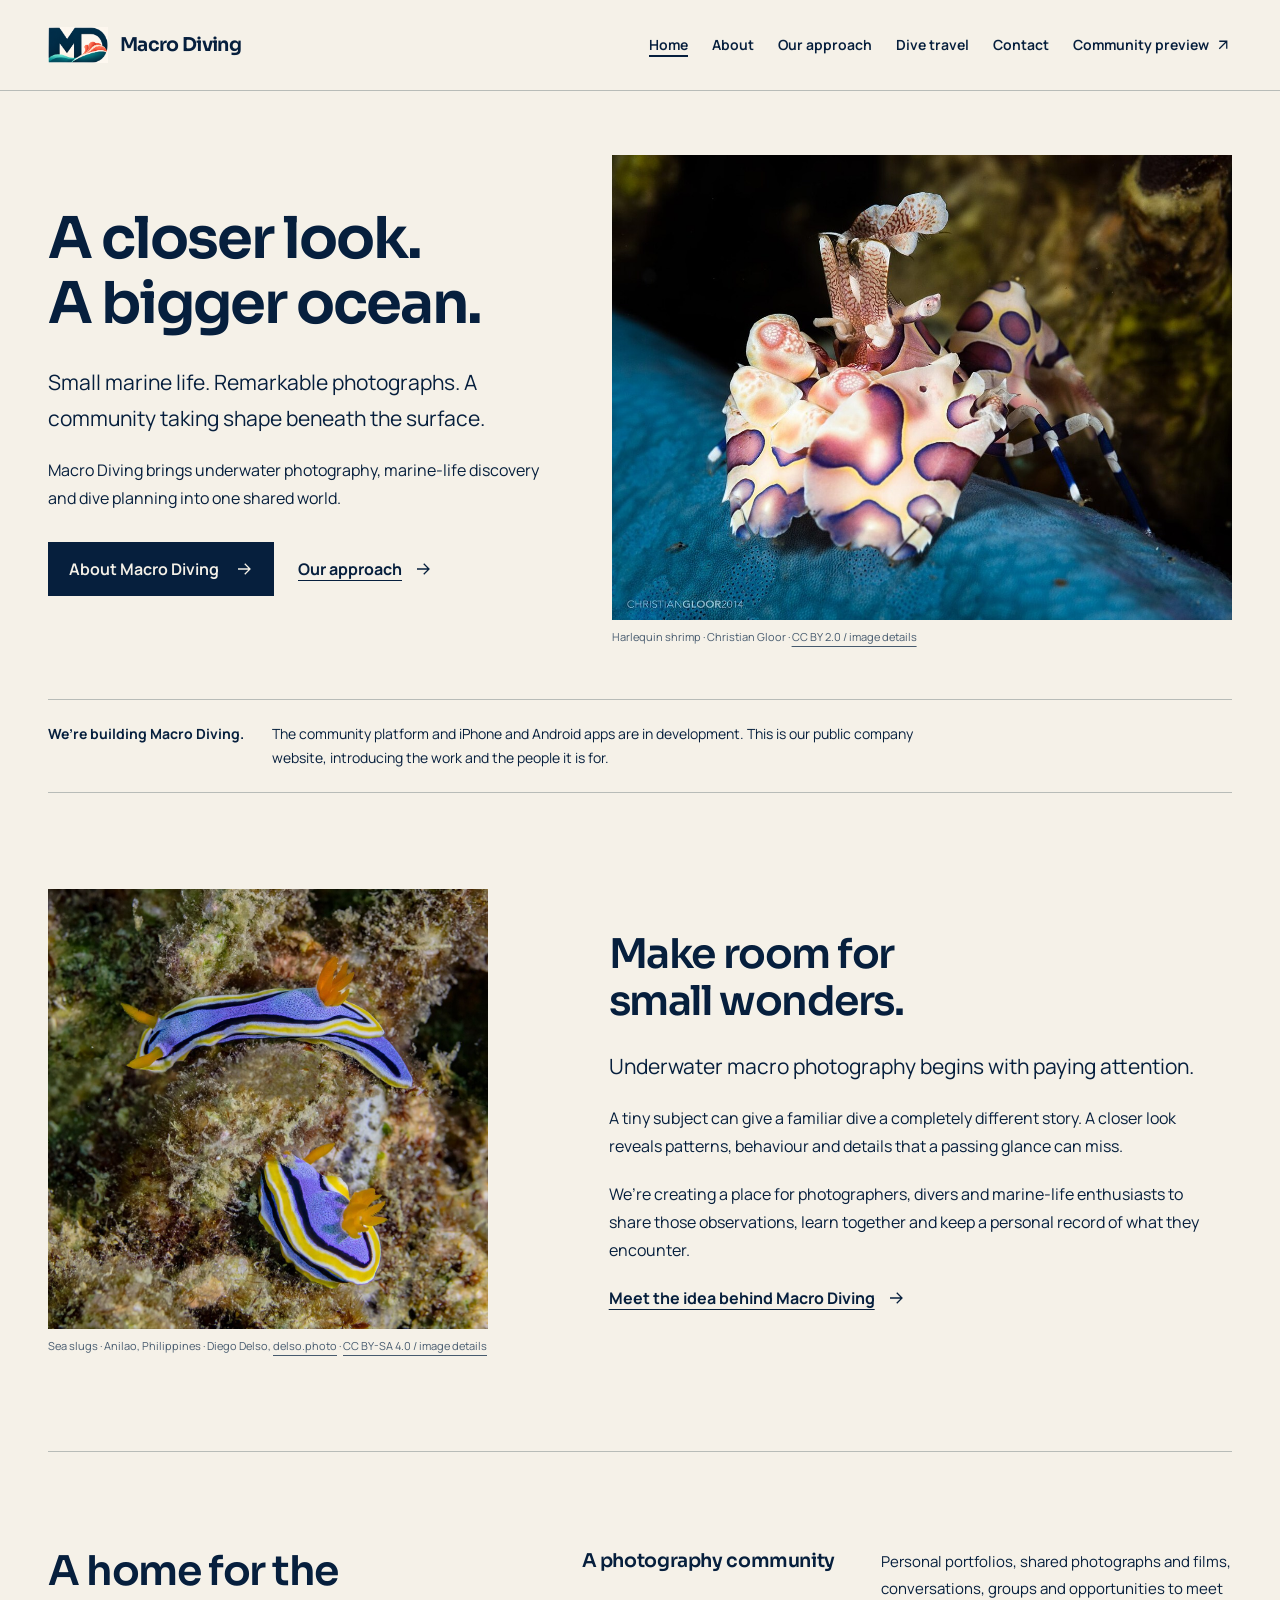
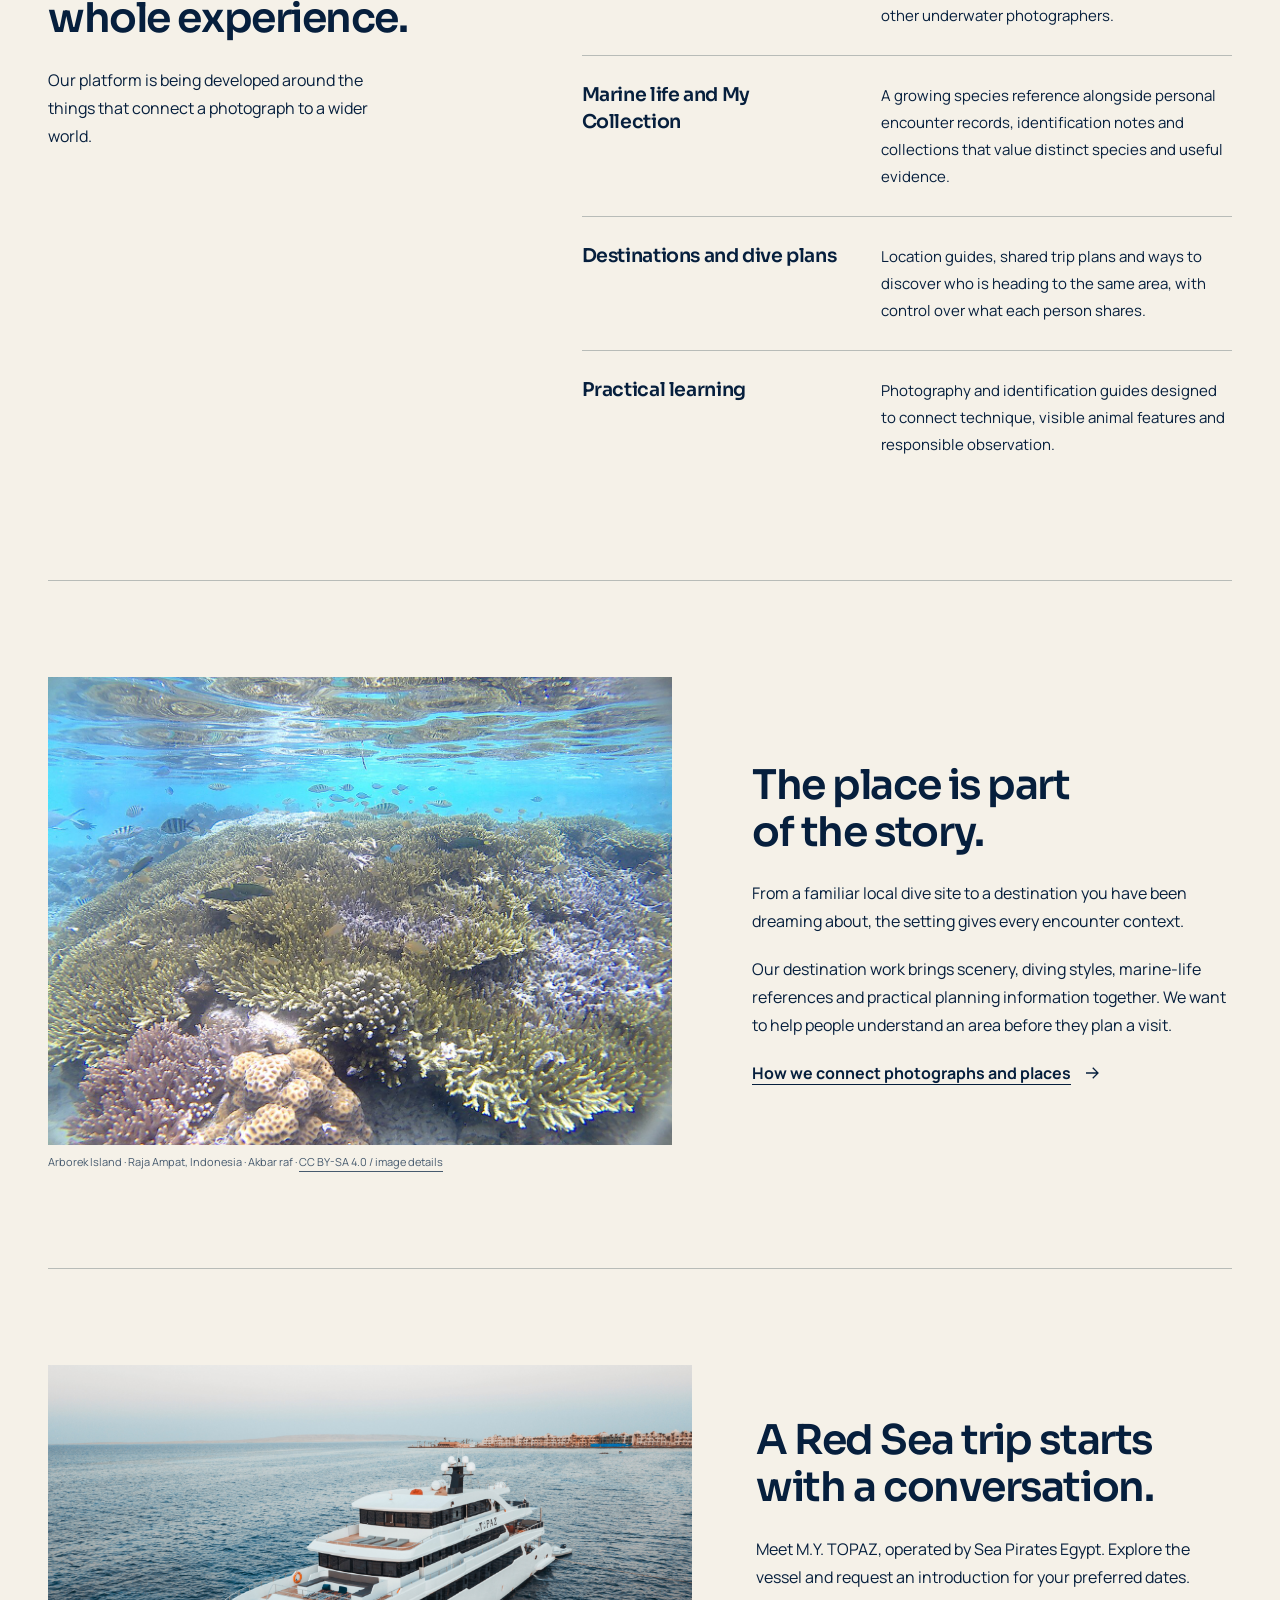
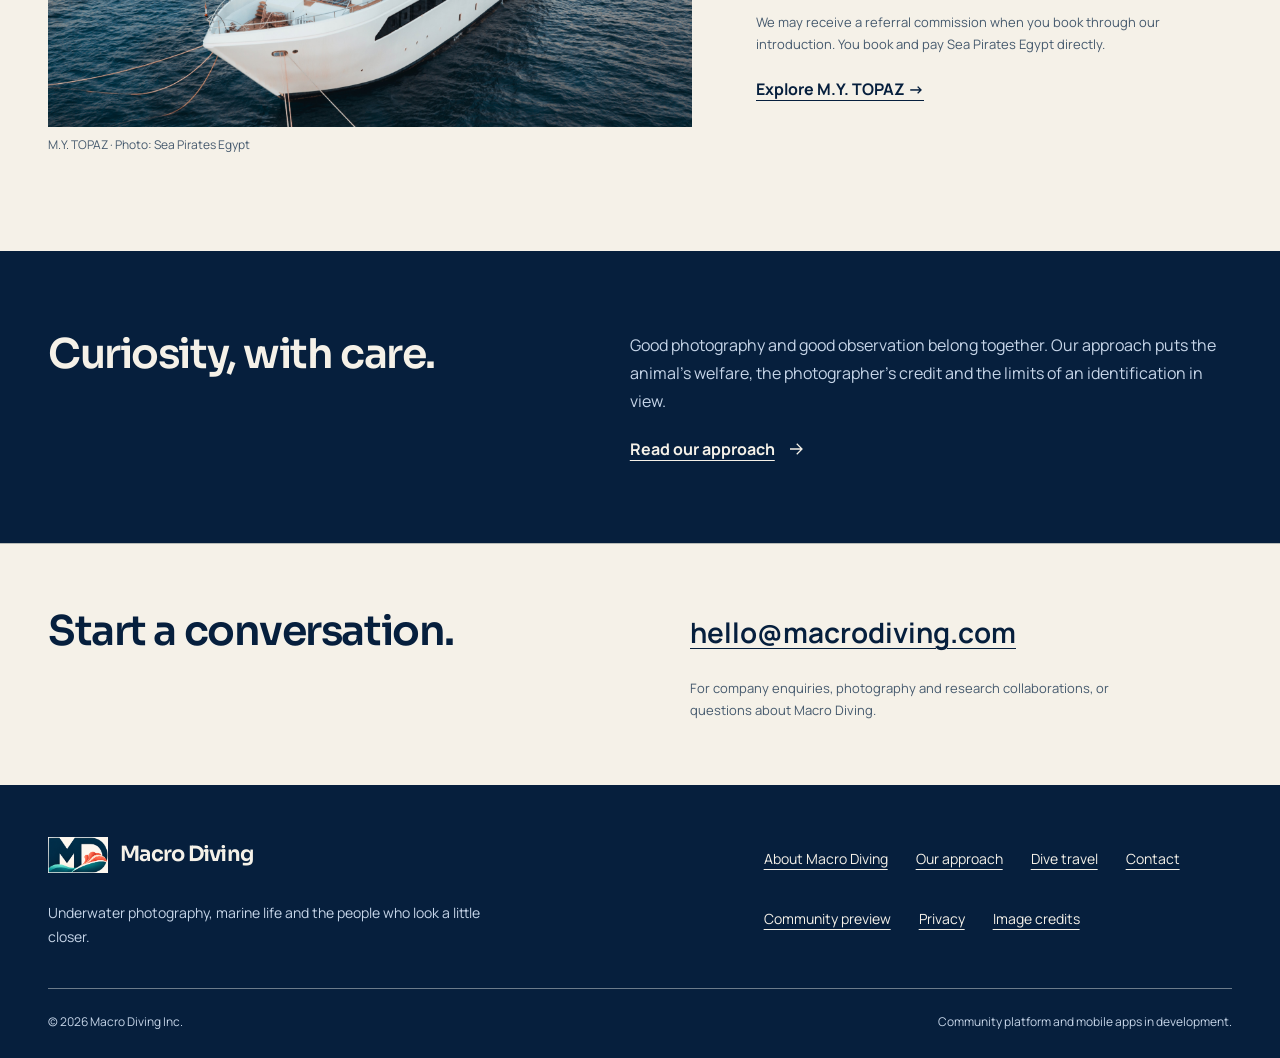
<file: index.html>
<!doctype html><html lang="en"><head><meta charset="utf-8"><meta name="viewport" content="width=device-width,initial-scale=1"><title>Macro Diving — A closer look. A bigger ocean.</title><meta name="description" content="Macro Diving Inc. is developing an underwater photography and marine-life community. Learn about our purpose, approach and platform."><meta name="theme-color" content="#061f3d"><meta name="referrer" content="strict-origin-when-cross-origin"><meta http-equiv="Content-Security-Policy" content="default-src 'none'; script-src 'self'; style-src 'self'; img-src 'self'; font-src 'self'; base-uri 'none'; form-action 'none'"><link rel="canonical" href="https://macrodiving.com/"><link rel="icon" type="image/png" href="assets/macro-diving-oc392.png"><link rel="preload" href="assets/heading.woff2" as="font" type="font/woff2" crossorigin><link rel="preload" href="assets/body.woff2" as="font" type="font/woff2" crossorigin><link rel="stylesheet" href="styles.css?v=topaz-portfolio-20261120"></head><body><a class="skip" href="#main">Skip to content</a><header class="site-header"><div class="wrap head-inner"><a class="brand" href="index.html" aria-label="Macro Diving home"><span class="emblem"><img src="assets/macro-diving-oc392.png" alt="" width="395" height="234"></span><span>Macro Diving</span></a><nav class="desktop-nav" aria-label="Main"><a href="index.html" aria-current="page">Home</a><a href="about.html">About</a><a href="approach.html">Our approach</a><a href="dive-travel.html">Dive travel</a><a href="contact.html">Contact</a><a class="community-preview" href="https://macro-diving-community-preview-k7m4.tweedyfolio.chatgpt.site/">Community preview <svg aria-hidden="true" viewBox="0 0 24 24"><path d="M7 17 17 7M7 7h10v10"/></svg></a></nav><details class="mobile-menu"><summary>Menu<svg aria-hidden="true" viewBox="0 0 24 24"><path d="M4 7h16M4 12h16M4 17h16"/></svg></summary><nav aria-label="Mobile main"><a href="index.html" aria-current="page">Home</a><a href="about.html">About</a><a href="approach.html">Our approach</a><a href="dive-travel.html">Dive travel</a><a href="contact.html">Contact</a><a class="community-preview" href="https://macro-diving-community-preview-k7m4.tweedyfolio.chatgpt.site/">Community preview <svg aria-hidden="true" viewBox="0 0 24 24"><path d="M7 17 17 7M7 7h10v10"/></svg></a></nav></details></div></header><main id="main" tabindex="-1"><div class="wrap"><section class="hero" aria-labelledby="hero-title"><div class="hero-copy"><h1 id="hero-title"><span>A closer look.</span><span>A bigger ocean.</span></h1><p class="lede">Small marine life. Remarkable photographs. A community taking shape beneath the surface.</p><p>Macro Diving brings underwater photography, marine-life discovery and dive planning into one shared world.</p><div class="actions"><a class="button" href="about.html">About Macro Diving<svg aria-hidden="true" viewBox="0 0 24 24"><path d="M4 12h15M13 5l7 7-7 7"/></svg></a><a class="text-link" href="approach.html">Our approach<svg aria-hidden="true" viewBox="0 0 24 24"><path d="M4 12h15M13 5l7 7-7 7"/></svg></a></div></div><figure><img src="assets/harlequin-shrimp.jpg" alt="A harlequin shrimp with purple and pink markings, photographed close up." width="1200" height="900" loading="eager" fetchpriority="high"><figcaption class="image-credit">Harlequin shrimp · Christian Gloor · <a href="image-credits.html#harlequin">CC BY 2.0 / image details</a></figcaption></figure></section><aside class="status-note" aria-label="Development status"><strong>We’re building Macro Diving.</strong><p>The community platform and iPhone and Android apps are in development. This is our public company website, introducing the work and the people it is for.</p></aside><section class="section intro-split" aria-labelledby="small-wonders"><figure><img src="assets/anna-chromodoris.jpg" alt="Two blue and yellow sea slugs on a natural reef surface in Anilao, Philippines." width="1200" height="1200" loading="lazy"><figcaption class="image-credit">Sea slugs · Anilao, Philippines · Diego Delso, <a href="https://delso.photo/">delso.photo</a> · <a href="image-credits.html#sea-slugs">CC BY-SA 4.0 / image details</a></figcaption></figure><div class="intro-copy"><h2 id="small-wonders">Make room for<br>small wonders.</h2><p class="lede">Underwater macro photography begins with paying attention.</p><p>A tiny subject can give a familiar dive a completely different story. A closer look reveals patterns, behaviour and details that a passing glance can miss.</p><p>We’re creating a place for photographers, divers and marine-life enthusiasts to share those observations, learn together and keep a personal record of what they encounter.</p><a class="text-link" href="about.html">Meet the idea behind Macro Diving<svg aria-hidden="true" viewBox="0 0 24 24"><path d="M4 12h15M13 5l7 7-7 7"/></svg></a></div></section><section class="section platform" id="platform" aria-labelledby="platform-title"><div class="platform-intro"><h2 id="platform-title">A home for the whole experience.</h2><p>Our platform is being developed around the things that connect a photograph to a wider world.</p></div><dl class="platform-list"><div><dt>A photography community</dt><dd>Personal portfolios, shared photographs and films, conversations, groups and opportunities to meet other underwater photographers.</dd></div><div><dt>Marine life and My Collection</dt><dd>A growing species reference alongside personal encounter records, identification notes and collections that value distinct species and useful evidence.</dd></div><div><dt>Destinations and dive plans</dt><dd>Location guides, shared trip plans and ways to discover who is heading to the same area, with control over what each person shares.</dd></div><div><dt>Practical learning</dt><dd>Photography and identification guides designed to connect technique, visible animal features and responsible observation.</dd></div></dl></section><section class="section place-section" aria-labelledby="places-title"><figure><img src="assets/raja-ampat.jpg" alt="Coral and fish under clear surface water at the Arborek Island pier in Raja Ampat." width="1280" height="960" loading="lazy"><figcaption class="image-credit">Arborek Island · Raja Ampat, Indonesia · Akbar raf · <a href="image-credits.html#arborek">CC BY-SA 4.0 / image details</a></figcaption></figure><div class="place-copy"><h2 id="places-title">The place is part<br>of the story.</h2><p>From a familiar local dive site to a destination you have been dreaming about, the setting gives every encounter context.</p><p>Our destination work brings scenery, diving styles, marine-life references and practical planning information together. We want to help people understand an area before they plan a visit.</p><a class="text-link" href="approach.html#places">How we connect photographs and places<svg aria-hidden="true" viewBox="0 0 24 24"><path d="M4 12h15M13 5l7 7-7 7"/></svg></a></div></section><section class="section topaz-teaser" aria-labelledby="topaz-teaser-title"><figure><img src="assets/topaz/topaz-bow.jpg" alt="M.Y. TOPAZ viewed from the bow at anchor, with the vessel name visible." width="3939" height="2212" loading="lazy"><figcaption class="image-credit">M.Y. TOPAZ · Photo: Sea Pirates Egypt</figcaption></figure><div><h2 id="topaz-teaser-title">A Red Sea trip starts with a conversation.</h2><p>Meet M.Y. TOPAZ, operated by Sea Pirates Egypt. Explore the vessel and request an introduction for your preferred dates.</p><p class="small">We may receive a referral commission when you book through our introduction. You book and pay Sea Pirates Egypt directly.</p><a class="text-link" href="my-topaz.html">Explore M.Y. TOPAZ →</a></div></section></div><section class="principles" aria-labelledby="principle-title"><div class="wrap"><h2 id="principle-title">Curiosity, with care.</h2><div><p>Good photography and good observation belong together. Our approach puts the animal’s welfare, the photographer’s credit and the limits of an identification in view.</p><a class="text-link" href="approach.html">Read our approach<svg aria-hidden="true" viewBox="0 0 24 24"><path d="M4 12h15M13 5l7 7-7 7"/></svg></a></div></div></section></main><section class="contact-panel" id="contact" aria-labelledby="contact-title"><div class="wrap contact-inner"><h2 id="contact-title">Start a conversation.</h2><div><p><a class="email-link" href="mailto:hello@macrodiving.com">hello@macrodiving.com</a></p><p class="small">For company enquiries, photography and research collaborations, or questions about Macro Diving.</p></div></div></section><footer class="site-footer"><div class="wrap"><div class="footer-top"><div><a class="brand" href="index.html" aria-label="Macro Diving home"><span class="emblem"><img src="assets/macro-diving-oc392.png" alt="" width="395" height="234"></span><span>Macro Diving</span></a><p>Underwater photography, marine life and the people who look a little closer.</p></div><nav class="footer-links" aria-label="Footer"><a href="about.html">About Macro Diving</a><a href="approach.html">Our approach</a><a href="dive-travel.html">Dive travel</a><a href="contact.html">Contact</a><a href="https://macro-diving-community-preview-k7m4.tweedyfolio.chatgpt.site/">Community preview</a><a href="privacy.html">Privacy</a><a href="image-credits.html">Image credits</a></nav></div><div class="footer-base"><span>© 2026 Macro Diving Inc.</span><span>Community platform and mobile apps in development.</span></div></div></footer><script defer src="site-nav.js"></script><script defer src="learn-guide-route.js"></script></body></html>
</file>
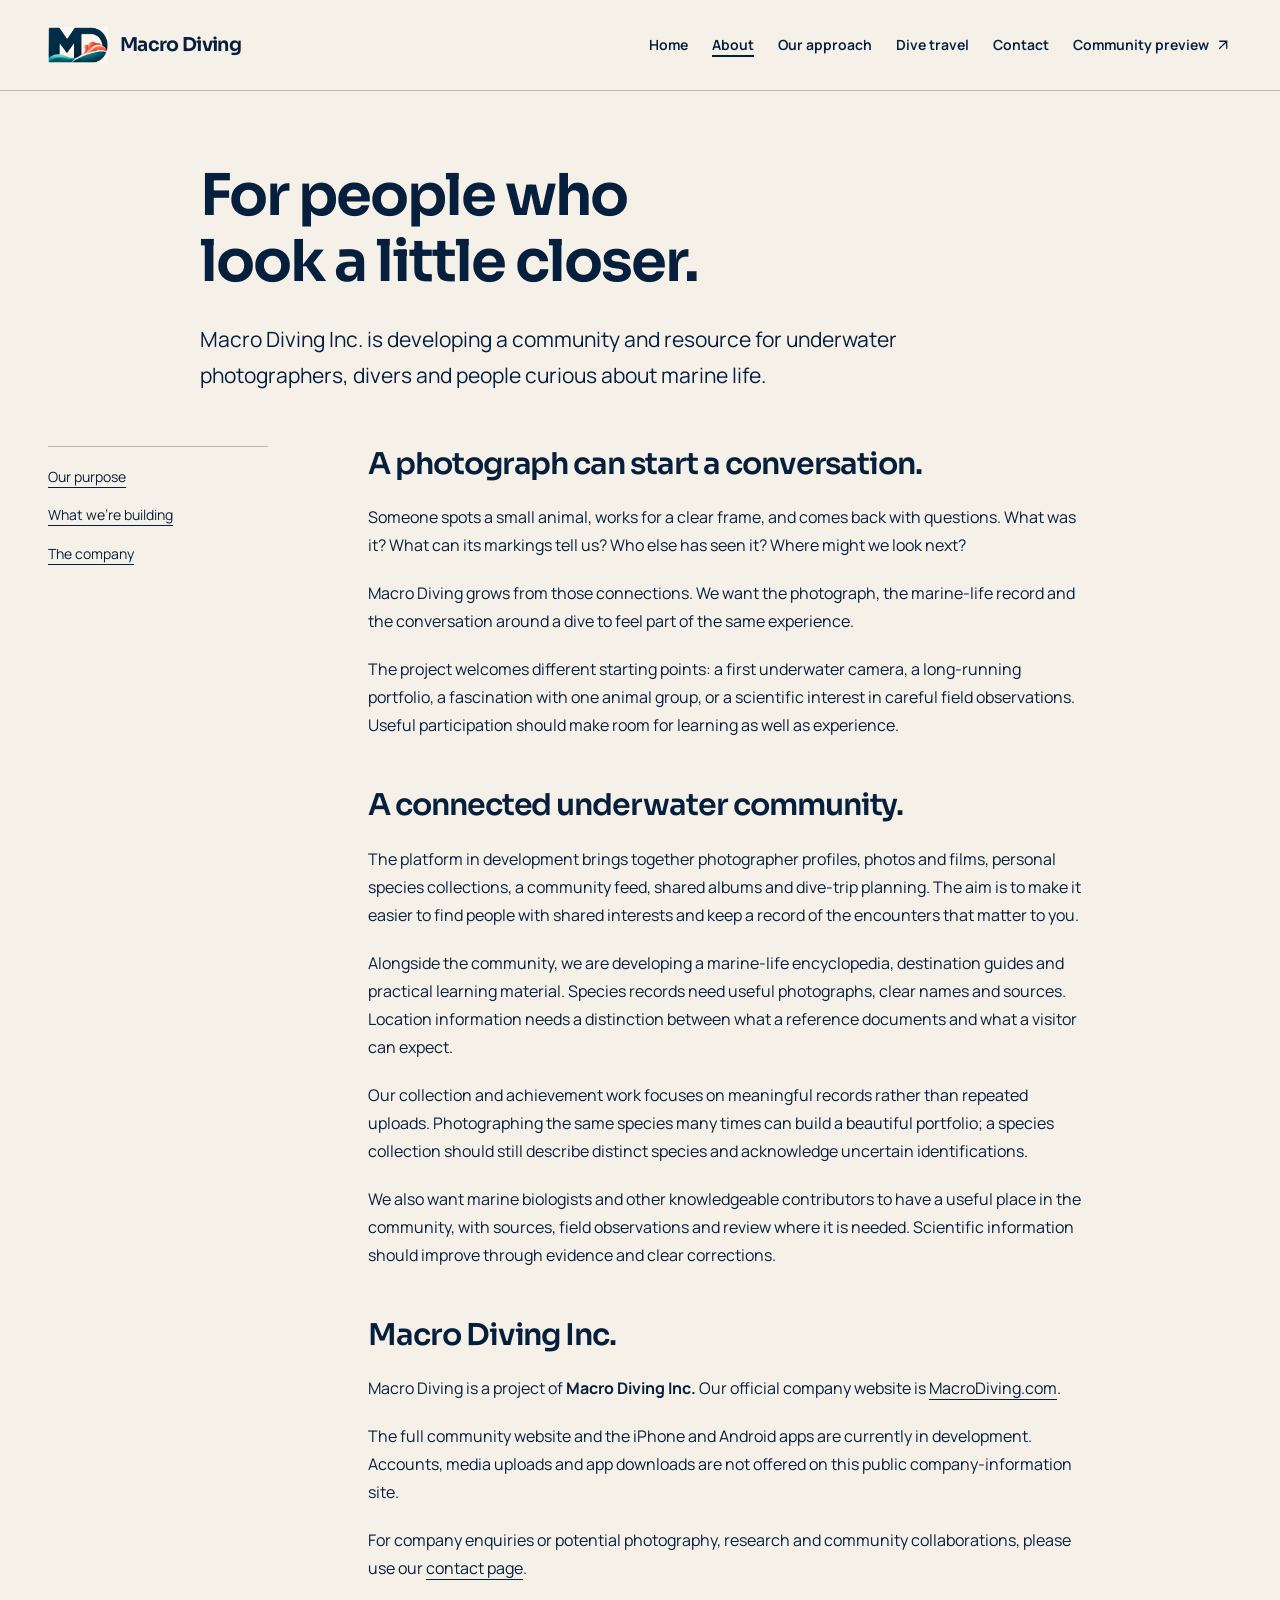
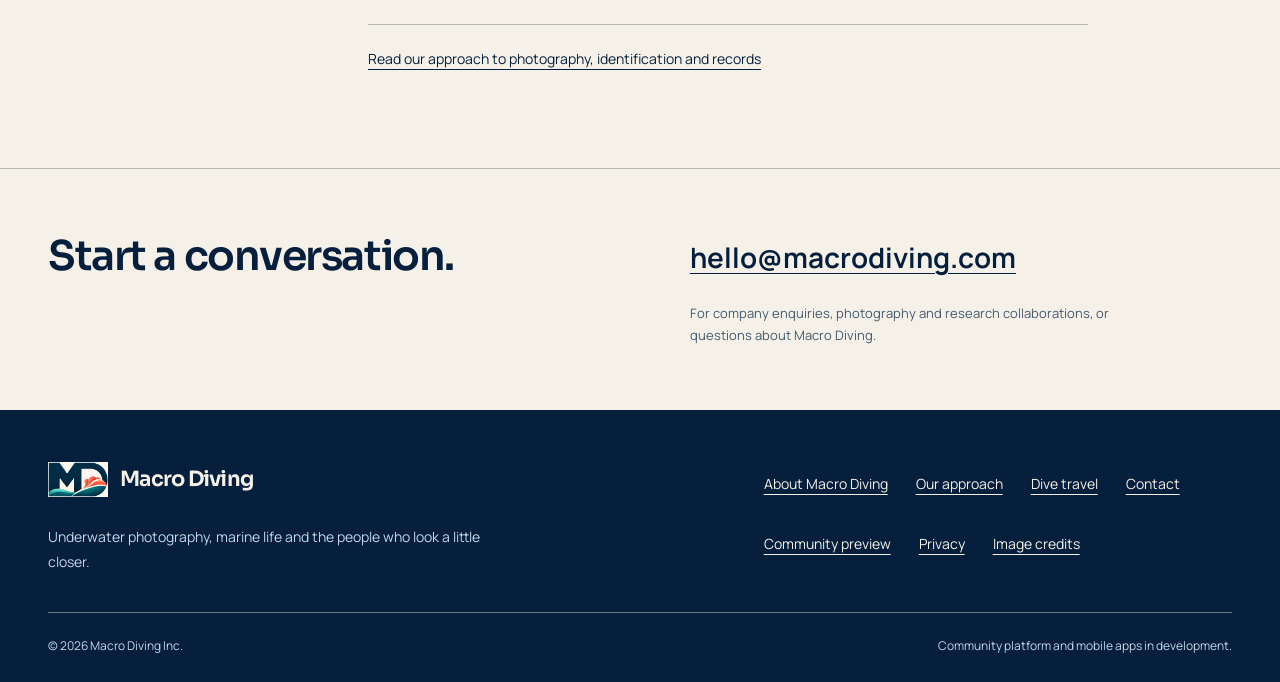
<file: about.html>
<!doctype html><html lang="en"><head><meta charset="utf-8"><meta name="viewport" content="width=device-width,initial-scale=1"><title>About Macro Diving Inc.</title><meta name="description" content="Learn about Macro Diving Inc. and the underwater photography, marine-life and dive-planning community in development."><meta name="theme-color" content="#061f3d"><meta name="referrer" content="strict-origin-when-cross-origin"><meta http-equiv="Content-Security-Policy" content="default-src 'none'; script-src 'self'; style-src 'self'; img-src 'self'; font-src 'self'; base-uri 'none'; form-action 'none'"><link rel="canonical" href="https://macrodiving.com/about.html"><link rel="icon" type="image/png" href="assets/macro-diving-oc392.png"><link rel="preload" href="assets/heading.woff2" as="font" type="font/woff2" crossorigin><link rel="preload" href="assets/body.woff2" as="font" type="font/woff2" crossorigin><link rel="stylesheet" href="styles.css?v=topaz-portfolio-20261120"></head><body><a class="skip" href="#main">Skip to content</a><header class="site-header"><div class="wrap head-inner"><a class="brand" href="index.html" aria-label="Macro Diving home"><span class="emblem"><img src="assets/macro-diving-oc392.png" alt="" width="395" height="234"></span><span>Macro Diving</span></a><nav class="desktop-nav" aria-label="Main"><a href="index.html">Home</a><a href="about.html" aria-current="page">About</a><a href="approach.html">Our approach</a><a href="dive-travel.html">Dive travel</a><a href="contact.html">Contact</a><a class="community-preview" href="https://macro-diving-community-preview-k7m4.tweedyfolio.chatgpt.site/">Community preview <svg aria-hidden="true" viewBox="0 0 24 24"><path d="M7 17 17 7M7 7h10v10"/></svg></a></nav><details class="mobile-menu"><summary>Menu<svg aria-hidden="true" viewBox="0 0 24 24"><path d="M4 7h16M4 12h16M4 17h16"/></svg></summary><nav aria-label="Mobile main"><a href="index.html">Home</a><a href="about.html" aria-current="page">About</a><a href="approach.html">Our approach</a><a href="dive-travel.html">Dive travel</a><a href="contact.html">Contact</a><a class="community-preview" href="https://macro-diving-community-preview-k7m4.tweedyfolio.chatgpt.site/">Community preview <svg aria-hidden="true" viewBox="0 0 24 24"><path d="M7 17 17 7M7 7h10v10"/></svg></a></nav></details></div></header><main id="main" tabindex="-1"><header class="wrap page-title"><h1>For people who<br>look a little closer.</h1><p class="lede">Macro Diving Inc. is developing a community and resource for underwater photographers, divers and people curious about marine life.</p></header><div class="wrap reading-grid"><aside class="contents"><nav aria-label="On this page"><a href="#purpose">Our purpose</a><a href="#building">What we’re building</a><a href="#company">The company</a></nav></aside><article class="prose"><h2 id="purpose">A photograph can start a conversation.</h2><p>Someone spots a small animal, works for a clear frame, and comes back with questions. What was it? What can its markings tell us? Who else has seen it? Where might we look next?</p><p>Macro Diving grows from those connections. We want the photograph, the marine-life record and the conversation around a dive to feel part of the same experience.</p><p>The project welcomes different starting points: a first underwater camera, a long-running portfolio, a fascination with one animal group, or a scientific interest in careful field observations. Useful participation should make room for learning as well as experience.</p><h2 id="building">A connected underwater community.</h2><p>The platform in development brings together photographer profiles, photos and films, personal species collections, a community feed, shared albums and dive-trip planning. The aim is to make it easier to find people with shared interests and keep a record of the encounters that matter to you.</p><p>Alongside the community, we are developing a marine-life encyclopedia, destination guides and practical learning material. Species records need useful photographs, clear names and sources. Location information needs a distinction between what a reference documents and what a visitor can expect.</p><p>Our collection and achievement work focuses on meaningful records rather than repeated uploads. Photographing the same species many times can build a beautiful portfolio; a species collection should still describe distinct species and acknowledge uncertain identifications.</p><p>We also want marine biologists and other knowledgeable contributors to have a useful place in the community, with sources, field observations and review where it is needed. Scientific information should improve through evidence and clear corrections.</p><h2 id="company">Macro Diving Inc.</h2><p>Macro Diving is a project of <strong>Macro Diving Inc.</strong> Our official company website is <a href="https://macrodiving.com">MacroDiving.com</a>.</p><p>The full community website and the iPhone and Android apps are currently in development. Accounts, media uploads and app downloads are not offered on this public company-information site.</p><p>For company enquiries or potential photography, research and community collaborations, please use our <a href="contact.html">contact page</a>.</p><div class="source-links"><a href="approach.html">Read our approach to photography, identification and records</a></div></article></div></main><section class="contact-panel" id="contact" aria-labelledby="contact-title"><div class="wrap contact-inner"><h2 id="contact-title">Start a conversation.</h2><div><p><a class="email-link" href="mailto:hello@macrodiving.com">hello@macrodiving.com</a></p><p class="small">For company enquiries, photography and research collaborations, or questions about Macro Diving.</p></div></div></section><footer class="site-footer"><div class="wrap"><div class="footer-top"><div><a class="brand" href="index.html" aria-label="Macro Diving home"><span class="emblem"><img src="assets/macro-diving-oc392.png" alt="" width="395" height="234"></span><span>Macro Diving</span></a><p>Underwater photography, marine life and the people who look a little closer.</p></div><nav class="footer-links" aria-label="Footer"><a href="about.html">About Macro Diving</a><a href="approach.html">Our approach</a><a href="dive-travel.html">Dive travel</a><a href="contact.html">Contact</a><a href="https://macro-diving-community-preview-k7m4.tweedyfolio.chatgpt.site/">Community preview</a><a href="privacy.html">Privacy</a><a href="image-credits.html">Image credits</a></nav></div><div class="footer-base"><span>© 2026 Macro Diving Inc.</span><span>Community platform and mobile apps in development.</span></div></div></footer><script defer src="site-nav.js"></script></body></html>
</file>
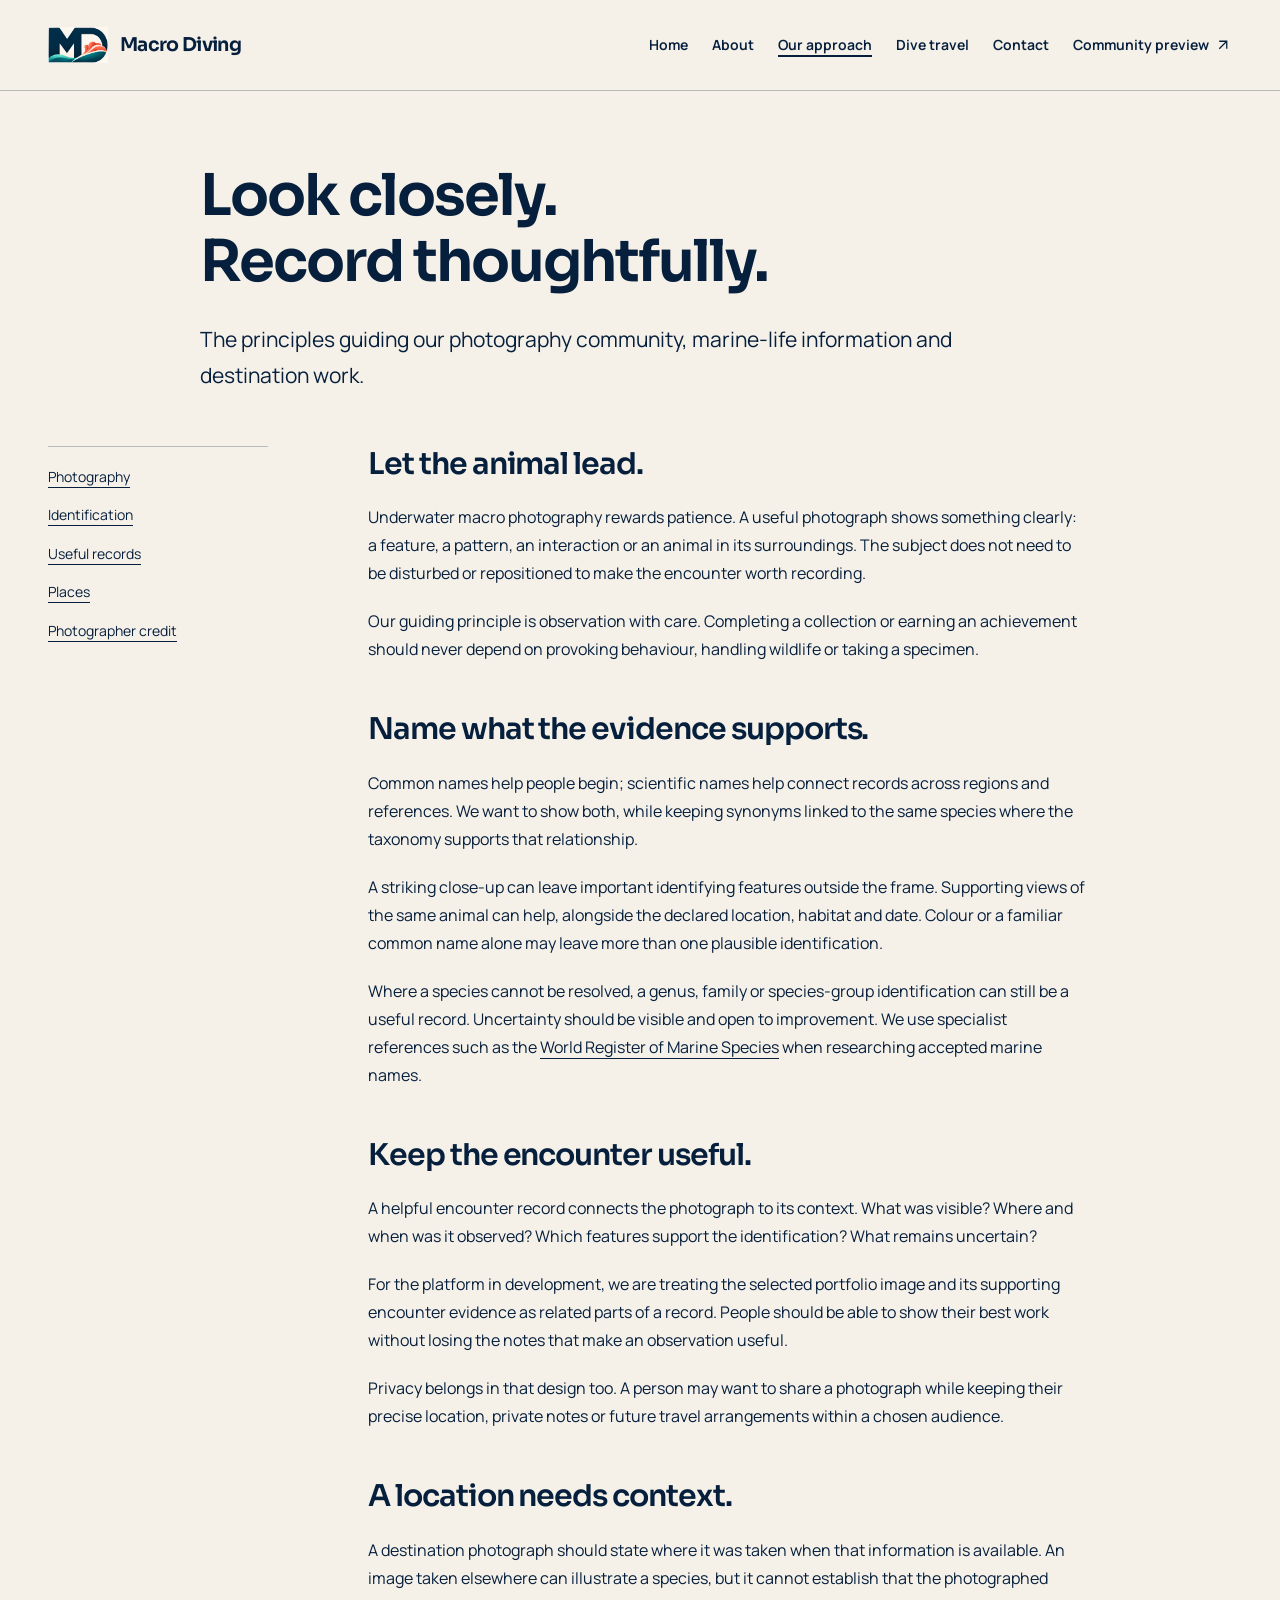
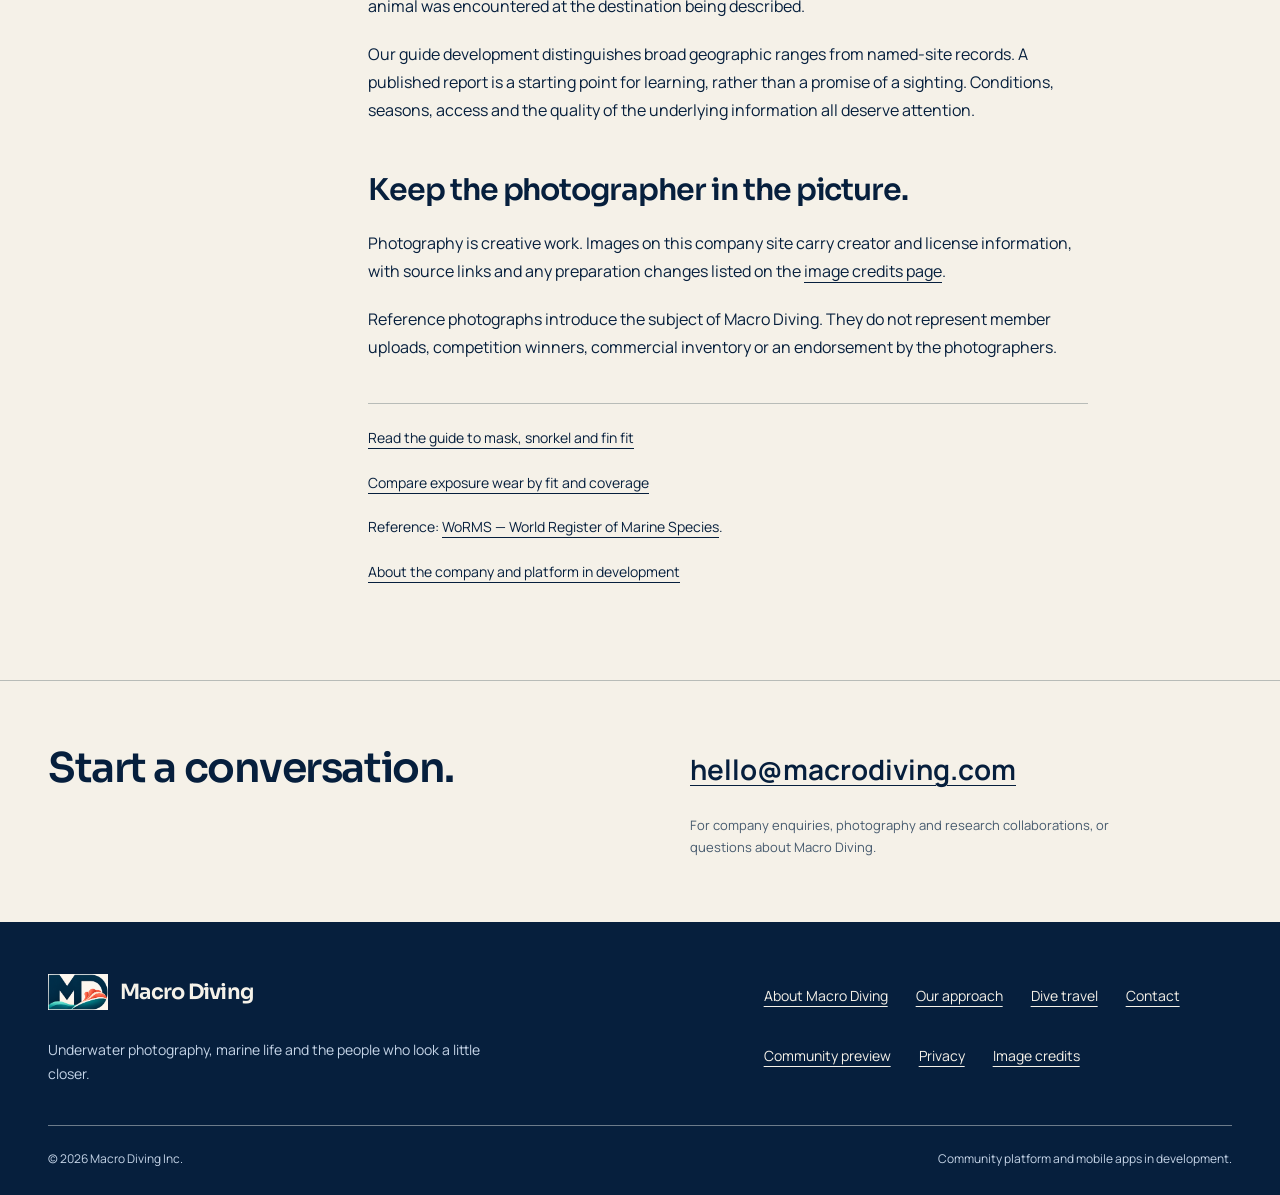
<file: approach.html>
<!doctype html><html lang="en"><head><meta charset="utf-8"><meta name="viewport" content="width=device-width,initial-scale=1"><title>Our approach — Macro Diving</title><meta name="description" content="How Macro Diving approaches underwater photography, identification evidence, encounter records, locations and photographer credit."><meta name="theme-color" content="#061f3d"><meta name="referrer" content="strict-origin-when-cross-origin"><meta http-equiv="Content-Security-Policy" content="default-src 'none'; script-src 'self'; style-src 'self'; img-src 'self'; font-src 'self'; base-uri 'none'; form-action 'none'"><link rel="canonical" href="https://macrodiving.com/approach.html"><link rel="icon" type="image/png" href="assets/macro-diving-oc392.png"><link rel="preload" href="assets/heading.woff2" as="font" type="font/woff2" crossorigin><link rel="preload" href="assets/body.woff2" as="font" type="font/woff2" crossorigin><link rel="stylesheet" href="styles.css?v=topaz-portfolio-20261120"></head><body><a class="skip" href="#main">Skip to content</a><header class="site-header"><div class="wrap head-inner"><a class="brand" href="index.html" aria-label="Macro Diving home"><span class="emblem"><img src="assets/macro-diving-oc392.png" alt="" width="395" height="234"></span><span>Macro Diving</span></a><nav class="desktop-nav" aria-label="Main"><a href="index.html">Home</a><a href="about.html">About</a><a href="approach.html" aria-current="page">Our approach</a><a href="dive-travel.html">Dive travel</a><a href="contact.html">Contact</a><a class="community-preview" href="https://macro-diving-community-preview-k7m4.tweedyfolio.chatgpt.site/">Community preview <svg aria-hidden="true" viewBox="0 0 24 24"><path d="M7 17 17 7M7 7h10v10"/></svg></a></nav><details class="mobile-menu"><summary>Menu<svg aria-hidden="true" viewBox="0 0 24 24"><path d="M4 7h16M4 12h16M4 17h16"/></svg></summary><nav aria-label="Mobile main"><a href="index.html">Home</a><a href="about.html">About</a><a href="approach.html" aria-current="page">Our approach</a><a href="dive-travel.html">Dive travel</a><a href="contact.html">Contact</a><a class="community-preview" href="https://macro-diving-community-preview-k7m4.tweedyfolio.chatgpt.site/">Community preview <svg aria-hidden="true" viewBox="0 0 24 24"><path d="M7 17 17 7M7 7h10v10"/></svg></a></nav></details></div></header><main id="main" tabindex="-1"><header class="wrap page-title"><h1>Look closely.<br>Record thoughtfully.</h1><p class="lede">The principles guiding our photography community, marine-life information and destination work.</p></header><div class="wrap reading-grid"><aside class="contents"><nav aria-label="On this page"><a href="#photography">Photography</a><a href="#identification">Identification</a><a href="#records">Useful records</a><a href="#places">Places</a><a href="#credit">Photographer credit</a></nav></aside><article class="prose"><h2 id="photography">Let the animal lead.</h2><p>Underwater macro photography rewards patience. A useful photograph shows something clearly: a feature, a pattern, an interaction or an animal in its surroundings. The subject does not need to be disturbed or repositioned to make the encounter worth recording.</p><p>Our guiding principle is observation with care. Completing a collection or earning an achievement should never depend on provoking behaviour, handling wildlife or taking a specimen.</p><h2 id="identification">Name what the evidence supports.</h2><p>Common names help people begin; scientific names help connect records across regions and references. We want to show both, while keeping synonyms linked to the same species where the taxonomy supports that relationship.</p><p>A striking close-up can leave important identifying features outside the frame. Supporting views of the same animal can help, alongside the declared location, habitat and date. Colour or a familiar common name alone may leave more than one plausible identification.</p><p>Where a species cannot be resolved, a genus, family or species-group identification can still be a useful record. Uncertainty should be visible and open to improvement. We use specialist references such as the <a href="https://www.marinespecies.org/">World Register of Marine Species</a> when researching accepted marine names.</p><h2 id="records">Keep the encounter useful.</h2><p>A helpful encounter record connects the photograph to its context. What was visible? Where and when was it observed? Which features support the identification? What remains uncertain?</p><p>For the platform in development, we are treating the selected portfolio image and its supporting encounter evidence as related parts of a record. People should be able to show their best work without losing the notes that make an observation useful.</p><p>Privacy belongs in that design too. A person may want to share a photograph while keeping their precise location, private notes or future travel arrangements within a chosen audience.</p><h2 id="places">A location needs context.</h2><p>A destination photograph should state where it was taken when that information is available. An image taken elsewhere can illustrate a species, but it cannot establish that the photographed animal was encountered at the destination being described.</p><p>Our guide development distinguishes broad geographic ranges from named-site records. A published report is a starting point for learning, rather than a promise of a sighting. Conditions, seasons, access and the quality of the underlying information all deserve attention.</p><h2 id="credit">Keep the photographer in the picture.</h2><p>Photography is creative work. Images on this company site carry creator and license information, with source links and any preparation changes listed on the <a href="image-credits.html">image credits page</a>.</p><p>Reference photographs introduce the subject of Macro Diving. They do not represent member uploads, competition winners, commercial inventory or an endorsement by the photographers.</p><div class="source-links"><p><a href="learn-mask-snorkel-fin-fit.html">Read the guide to mask, snorkel and fin fit</a></p><p><a href="learn-exposure-wear-by-fit.html">Compare exposure wear by fit and coverage</a></p><p>Reference: <a href="https://www.marinespecies.org/">WoRMS — World Register of Marine Species</a>.</p><p><a href="about.html">About the company and platform in development</a></p></div></article></div></main><section class="contact-panel" id="contact" aria-labelledby="contact-title"><div class="wrap contact-inner"><h2 id="contact-title">Start a conversation.</h2><div><p><a class="email-link" href="mailto:hello@macrodiving.com">hello@macrodiving.com</a></p><p class="small">For company enquiries, photography and research collaborations, or questions about Macro Diving.</p></div></div></section><footer class="site-footer"><div class="wrap"><div class="footer-top"><div><a class="brand" href="index.html" aria-label="Macro Diving home"><span class="emblem"><img src="assets/macro-diving-oc392.png" alt="" width="395" height="234"></span><span>Macro Diving</span></a><p>Underwater photography, marine life and the people who look a little closer.</p></div><nav class="footer-links" aria-label="Footer"><a href="about.html">About Macro Diving</a><a href="approach.html">Our approach</a><a href="dive-travel.html">Dive travel</a><a href="contact.html">Contact</a><a href="https://macro-diving-community-preview-k7m4.tweedyfolio.chatgpt.site/">Community preview</a><a href="privacy.html">Privacy</a><a href="image-credits.html">Image credits</a></nav></div><div class="footer-base"><span>© 2026 Macro Diving Inc.</span><span>Community platform and mobile apps in development.</span></div></div></footer><script defer src="site-nav.js"></script></body></html>
</file>
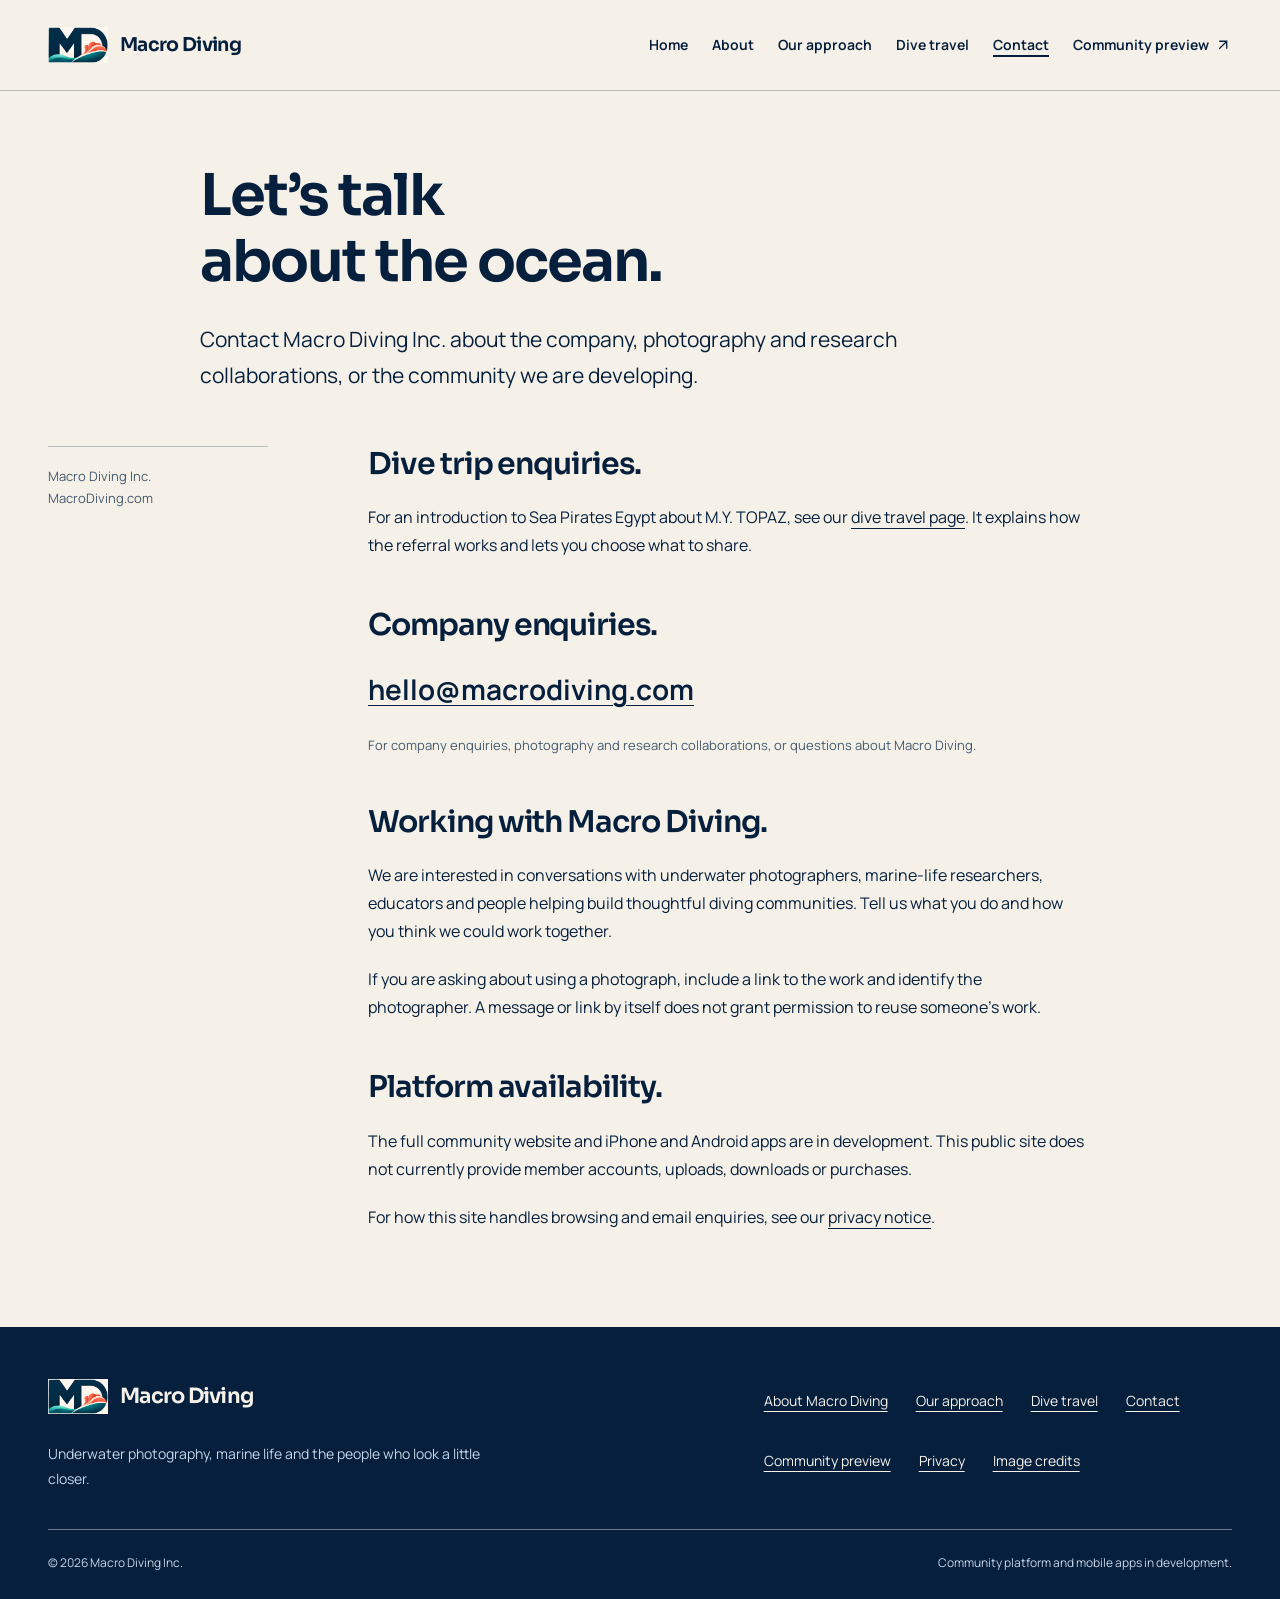
<file: contact.html>
<!doctype html><html lang="en"><head><meta charset="utf-8"><meta name="viewport" content="width=device-width,initial-scale=1"><title>Contact Macro Diving Inc.</title><meta name="description" content="Contact Macro Diving Inc. about the company, photography, research and the community platform in development."><meta name="theme-color" content="#061f3d"><meta name="referrer" content="strict-origin-when-cross-origin"><meta http-equiv="Content-Security-Policy" content="default-src 'none'; script-src 'self'; style-src 'self'; img-src 'self'; font-src 'self'; base-uri 'none'; form-action 'none'"><link rel="canonical" href="https://macrodiving.com/contact.html"><link rel="icon" type="image/png" href="assets/macro-diving-oc392.png"><link rel="preload" href="assets/heading.woff2" as="font" type="font/woff2" crossorigin><link rel="preload" href="assets/body.woff2" as="font" type="font/woff2" crossorigin><link rel="stylesheet" href="styles.css?v=topaz-portfolio-20261120"></head><body><a class="skip" href="#main">Skip to content</a><header class="site-header"><div class="wrap head-inner"><a class="brand" href="index.html" aria-label="Macro Diving home"><span class="emblem"><img src="assets/macro-diving-oc392.png" alt="" width="395" height="234"></span><span>Macro Diving</span></a><nav class="desktop-nav" aria-label="Main"><a href="index.html">Home</a><a href="about.html">About</a><a href="approach.html">Our approach</a><a href="dive-travel.html">Dive travel</a><a href="contact.html" aria-current="page">Contact</a><a class="community-preview" href="https://macro-diving-community-preview-k7m4.tweedyfolio.chatgpt.site/">Community preview <svg aria-hidden="true" viewBox="0 0 24 24"><path d="M7 17 17 7M7 7h10v10"/></svg></a></nav><details class="mobile-menu"><summary>Menu<svg aria-hidden="true" viewBox="0 0 24 24"><path d="M4 7h16M4 12h16M4 17h16"/></svg></summary><nav aria-label="Mobile main"><a href="index.html">Home</a><a href="about.html">About</a><a href="approach.html">Our approach</a><a href="dive-travel.html">Dive travel</a><a href="contact.html" aria-current="page">Contact</a><a class="community-preview" href="https://macro-diving-community-preview-k7m4.tweedyfolio.chatgpt.site/">Community preview <svg aria-hidden="true" viewBox="0 0 24 24"><path d="M7 17 17 7M7 7h10v10"/></svg></a></nav></details></div></header><main id="main" tabindex="-1"><header class="wrap page-title"><h1>Let’s talk<br>about the ocean.</h1><p class="lede">Contact Macro Diving Inc. about the company, photography and research collaborations, or the community we are developing.</p></header><div class="wrap reading-grid"><aside class="contents"><p class="small">Macro Diving Inc.<br>MacroDiving.com</p></aside><article class="prose"><h2>Dive trip enquiries.</h2><p>For an introduction to Sea Pirates Egypt about M.Y. TOPAZ, see our <a href="my-topaz.html#request-introduction">dive travel page</a>. It explains how the referral works and lets you choose what to share.</p><h2>Company enquiries.</h2><p><a class="email-link" href="mailto:hello@macrodiving.com">hello@macrodiving.com</a></p><p class="small">For company enquiries, photography and research collaborations, or questions about Macro Diving.</p><h2>Working with Macro Diving.</h2><p>We are interested in conversations with underwater photographers, marine-life researchers, educators and people helping build thoughtful diving communities. Tell us what you do and how you think we could work together.</p><p>If you are asking about using a photograph, include a link to the work and identify the photographer. A message or link by itself does not grant permission to reuse someone’s work.</p><h2>Platform availability.</h2><p>The full community website and iPhone and Android apps are in development. This public site does not currently provide member accounts, uploads, downloads or purchases.</p><p>For how this site handles browsing and email enquiries, see our <a href="privacy.html">privacy notice</a>.</p></article></div></main><footer class="site-footer"><div class="wrap"><div class="footer-top"><div><a class="brand" href="index.html" aria-label="Macro Diving home"><span class="emblem"><img src="assets/macro-diving-oc392.png" alt="" width="395" height="234"></span><span>Macro Diving</span></a><p>Underwater photography, marine life and the people who look a little closer.</p></div><nav class="footer-links" aria-label="Footer"><a href="about.html">About Macro Diving</a><a href="approach.html">Our approach</a><a href="dive-travel.html">Dive travel</a><a href="contact.html">Contact</a><a href="https://macro-diving-community-preview-k7m4.tweedyfolio.chatgpt.site/">Community preview</a><a href="privacy.html">Privacy</a><a href="image-credits.html">Image credits</a></nav></div><div class="footer-base"><span>© 2026 Macro Diving Inc.</span><span>Community platform and mobile apps in development.</span></div></div></footer><script defer src="site-nav.js"></script></body></html>
</file>
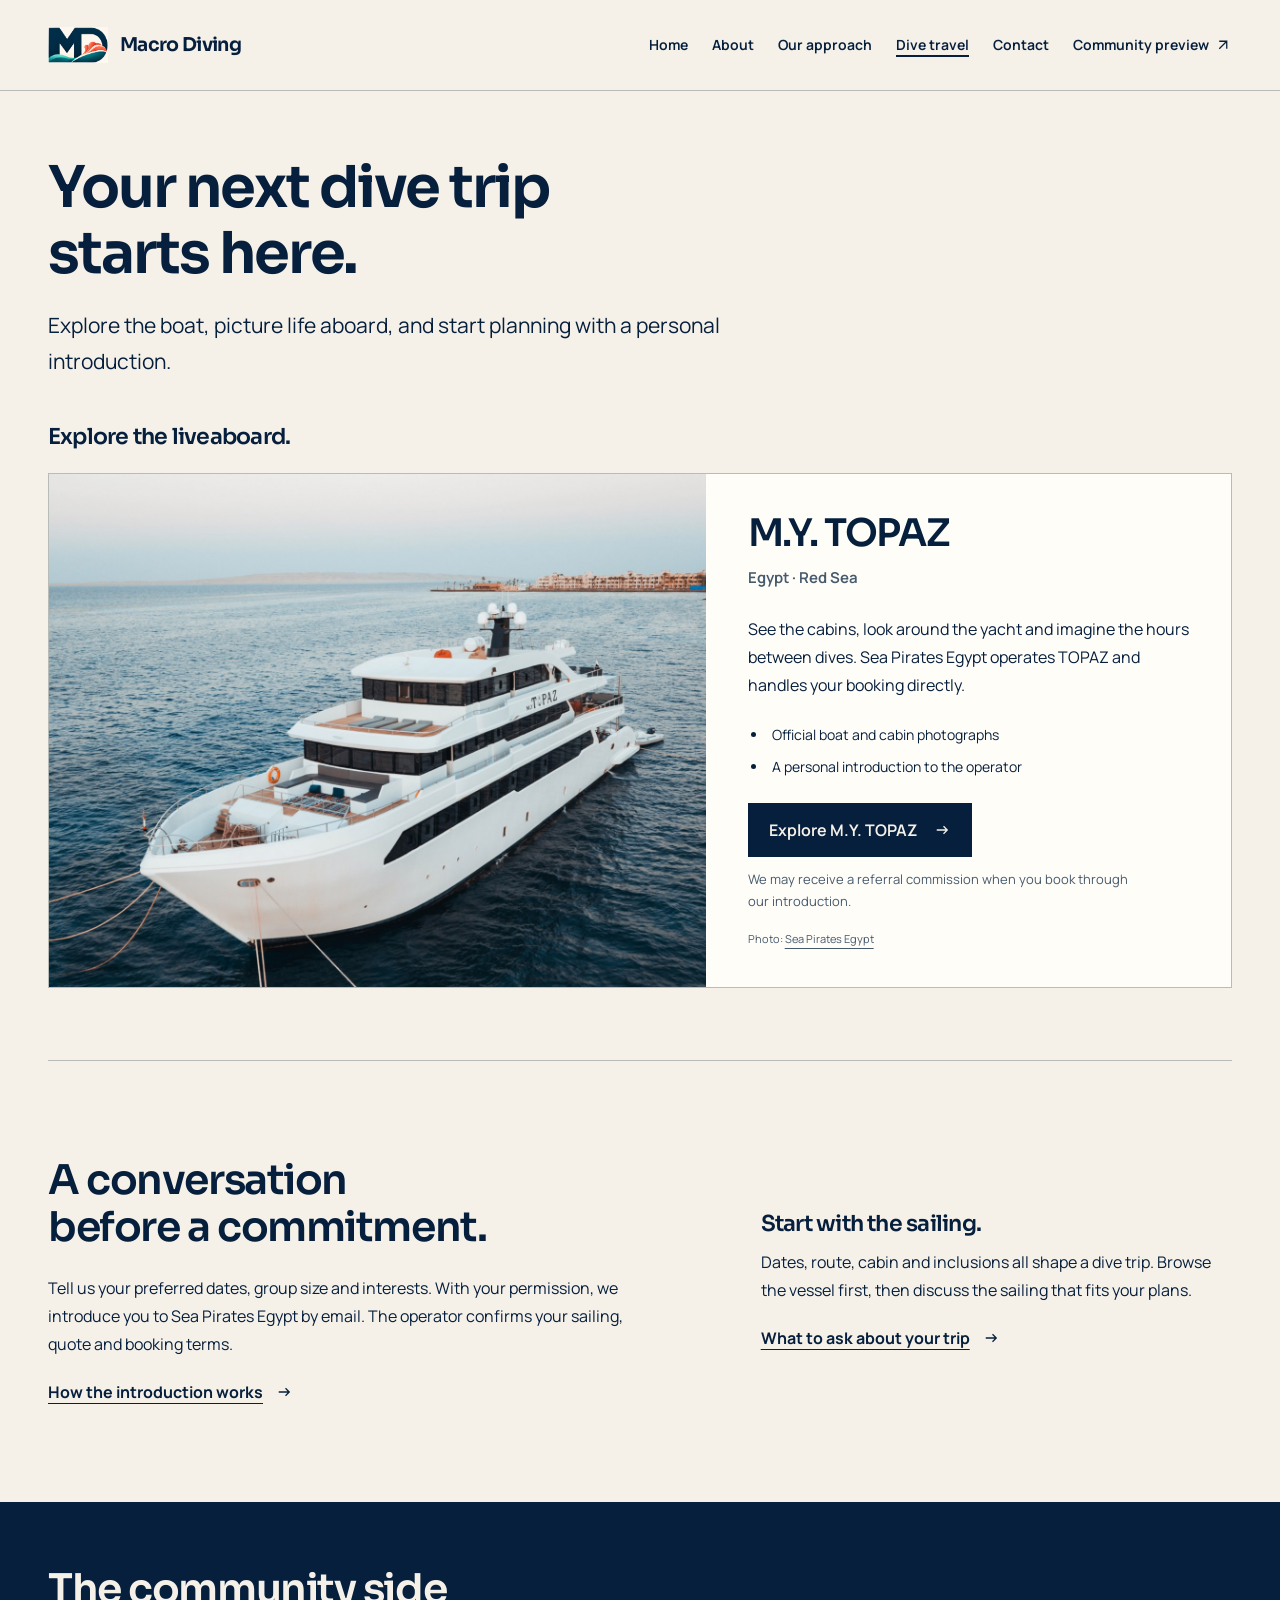
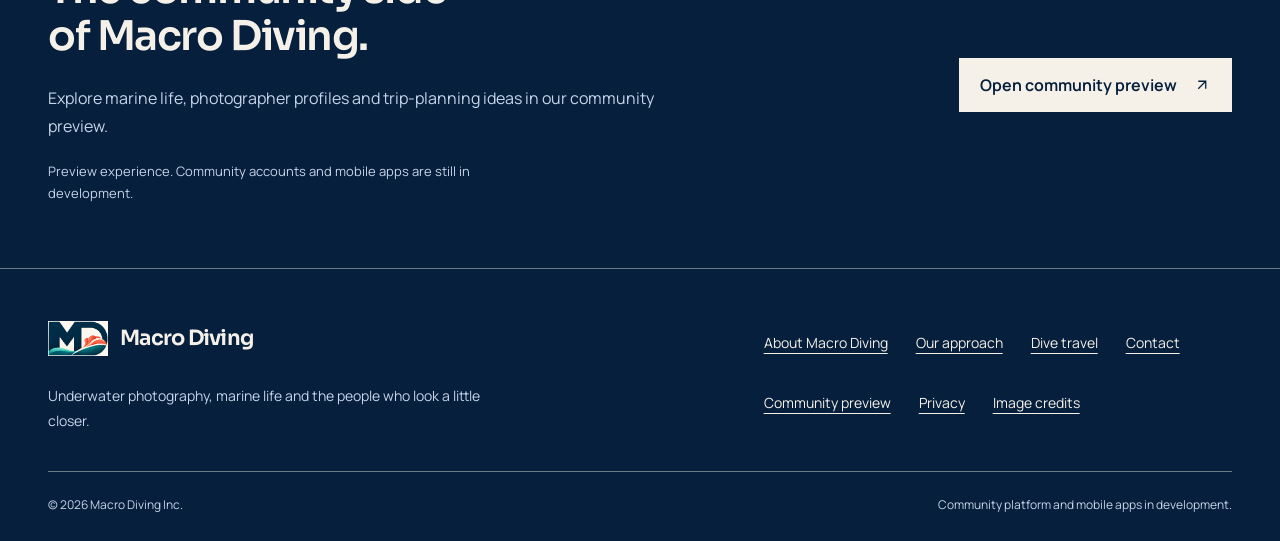
<file: dive-travel.html>
<!doctype html>
<html lang="en"><head><meta charset="utf-8"><meta name="viewport" content="width=device-width,initial-scale=1"><title>Dive travel — Macro Diving</title><meta name="description" content="Explore M.Y. TOPAZ and plan a Red Sea liveaboard trip through a personal introduction."><meta name="theme-color" content="#061f3d"><meta name="referrer" content="strict-origin-when-cross-origin"><meta http-equiv="Content-Security-Policy" content="default-src 'none'; script-src 'self'; style-src 'self'; img-src 'self'; font-src 'self'; base-uri 'none'; form-action 'none'"><link rel="canonical" href="https://macrodiving.com/dive-travel.html"><link rel="icon" type="image/png" href="assets/macro-diving-oc392.png"><link rel="preload" href="assets/heading.woff2" as="font" type="font/woff2" crossorigin><link rel="preload" href="assets/body.woff2" as="font" type="font/woff2" crossorigin><link rel="stylesheet" href="styles.css?v=topaz-portfolio-20261120"><script defer src="site-nav.js"></script></head><body class="travel-page"><a class="skip" href="#main">Skip to content</a><header class="site-header"><div class="wrap head-inner"><a class="brand" href="index.html" aria-label="Macro Diving home"><span class="emblem"><img src="assets/macro-diving-oc392.png" alt="" width="395" height="234"></span><span>Macro Diving</span></a><nav class="desktop-nav" aria-label="Main"><a href="index.html">Home</a><a href="about.html">About</a><a href="approach.html">Our approach</a><a href="dive-travel.html" aria-current="page">Dive travel</a><a href="contact.html">Contact</a><a class="community-preview" href="https://macro-diving-community-preview-k7m4.tweedyfolio.chatgpt.site/">Community preview <svg aria-hidden="true" viewBox="0 0 24 24"><path d="M7 17 17 7M7 7h10v10"/></svg></a></nav><details class="mobile-menu"><summary>Menu<svg aria-hidden="true" viewBox="0 0 24 24"><path d="M4 7h16M4 12h16M4 17h16"/></svg></summary><nav aria-label="Mobile main"><a href="index.html">Home</a><a href="about.html">About</a><a href="approach.html">Our approach</a><a href="dive-travel.html" aria-current="page">Dive travel</a><a href="contact.html">Contact</a><a class="community-preview" href="https://macro-diving-community-preview-k7m4.tweedyfolio.chatgpt.site/">Community preview <svg aria-hidden="true" viewBox="0 0 24 24"><path d="M7 17 17 7M7 7h10v10"/></svg></a></nav></details></div></header><main id="main" tabindex="-1">
<header class="wrap travel-opening"><h1>Your next dive trip<br>starts here.</h1><p class="lede">Explore the boat, picture life aboard, and start planning with a personal introduction.</p></header>
<section class="wrap vessel-browser" aria-labelledby="vessels-title"><h2 id="vessels-title">Explore the liveaboard.</h2>
<article class="vessel-card" id="my-topaz"><a class="vessel-card-image" href="my-topaz.html" aria-label="Explore M.Y. TOPAZ"><img src="assets/topaz/portfolio/bow-large.jpg" alt="M.Y. TOPAZ seen from the bow at anchor, with the vessel name visible." width="1920" height="1078" loading="eager" fetchpriority="high" decoding="async"></a><div class="vessel-card-copy"><h3>M.Y. TOPAZ</h3><p class="vessel-place">Egypt · Red Sea</p><p>See the cabins, look around the yacht and imagine the hours between dives. Sea Pirates Egypt operates TOPAZ and handles your booking directly.</p><ul class="vessel-highlights"><li>Official boat and cabin photographs</li><li>A personal introduction to the operator</li></ul><a class="button" href="my-topaz.html">Explore M.Y. TOPAZ <svg aria-hidden="true" viewBox="0 0 24 24"><path d="M5 12h14m-5-5 5 5-5 5"/></svg></a><p class="referral-note">We may receive a referral commission when you book through our introduction.</p><p class="image-credit">Photo: <a href="https://seapiratesegypt.com/liveaboard-schedule/" rel="sponsored noopener noreferrer">Sea Pirates Egypt</a></p></div></article></section>
<section class="wrap section travel-introduction" id="request-introduction" aria-labelledby="intro-index-title"><div><h2 id="intro-index-title">A conversation<br>before a commitment.</h2><p>Tell us your preferred dates, group size and interests. With your permission, we introduce you to Sea Pirates Egypt by email. The operator confirms your sailing, quote and booking terms.</p><a class="text-link" href="my-topaz.html#request-introduction">How the introduction works <svg aria-hidden="true" viewBox="0 0 24 24"><path d="M5 12h14m-5-5 5 5-5 5"/></svg></a></div><div id="sailing-details"><h3>Start with the sailing.</h3><p>Dates, route, cabin and inclusions all shape a dive trip. Browse the vessel first, then discuss the sailing that fits your plans.</p><a class="text-link" href="my-topaz.html#sailing-details">What to ask about your trip <svg aria-hidden="true" viewBox="0 0 24 24"><path d="M5 12h14m-5-5 5 5-5 5"/></svg></a></div></section>
<section class="community-bridge"><div class="wrap"><div><h2>The community side<br>of Macro Diving.</h2><p>Explore marine life, photographer profiles and trip-planning ideas in our community preview.</p><p class="small">Preview experience. Community accounts and mobile apps are still in development.</p></div><a class="button light-button" href="https://macro-diving-community-preview-k7m4.tweedyfolio.chatgpt.site/">Open community preview <svg aria-hidden="true" viewBox="0 0 24 24"><path d="M7 17 17 7M7 7h10v10"/></svg></a></div></section></main><footer class="site-footer"><div class="wrap"><div class="footer-top"><div><a class="brand" href="index.html" aria-label="Macro Diving home"><span class="emblem"><img src="assets/macro-diving-oc392.png" alt="" width="395" height="234"></span><span>Macro Diving</span></a><p>Underwater photography, marine life and the people who look a little closer.</p></div><nav class="footer-links" aria-label="Footer"><a href="about.html">About Macro Diving</a><a href="approach.html">Our approach</a><a href="dive-travel.html">Dive travel</a><a href="contact.html">Contact</a><a href="https://macro-diving-community-preview-k7m4.tweedyfolio.chatgpt.site/">Community preview</a><a href="privacy.html">Privacy</a><a href="image-credits.html">Image credits</a></nav></div><div class="footer-base"><span>© 2026 Macro Diving Inc.</span><span>Community platform and mobile apps in development.</span></div></div></footer></body></html>
</file>
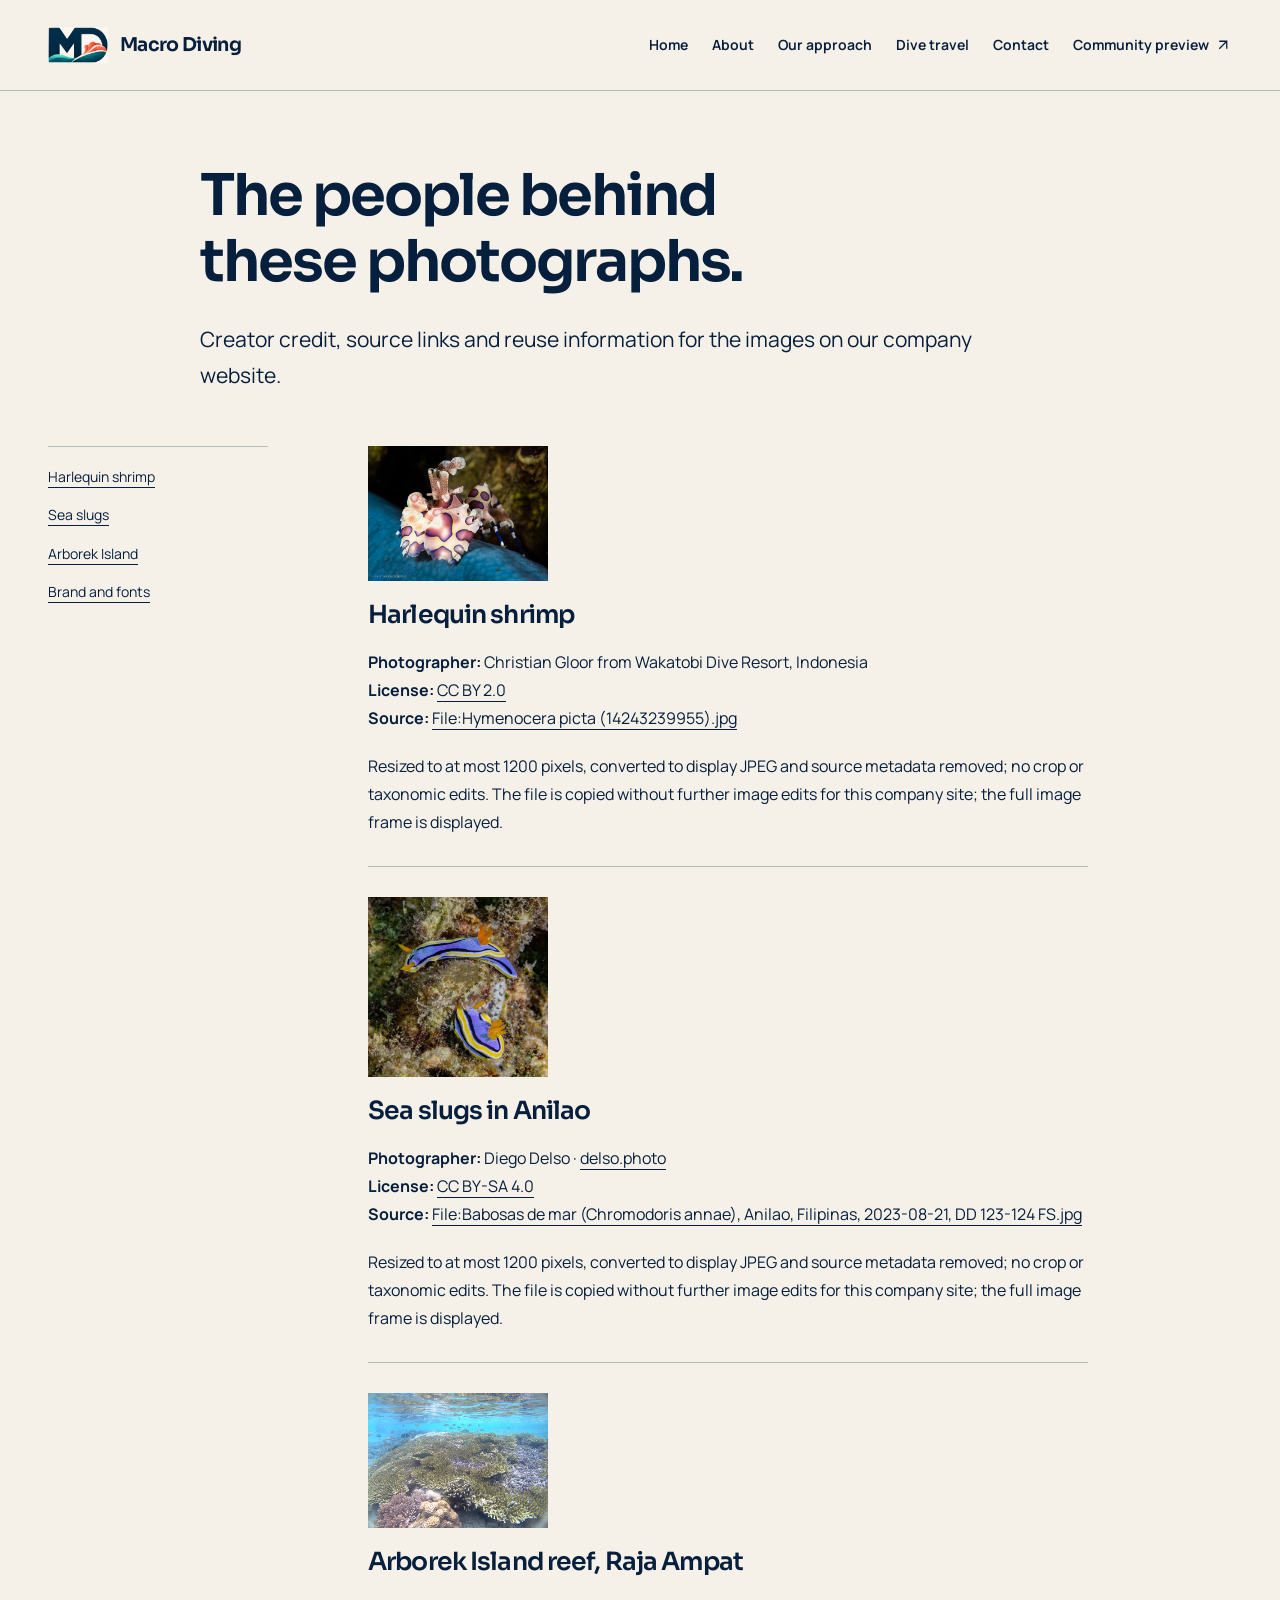
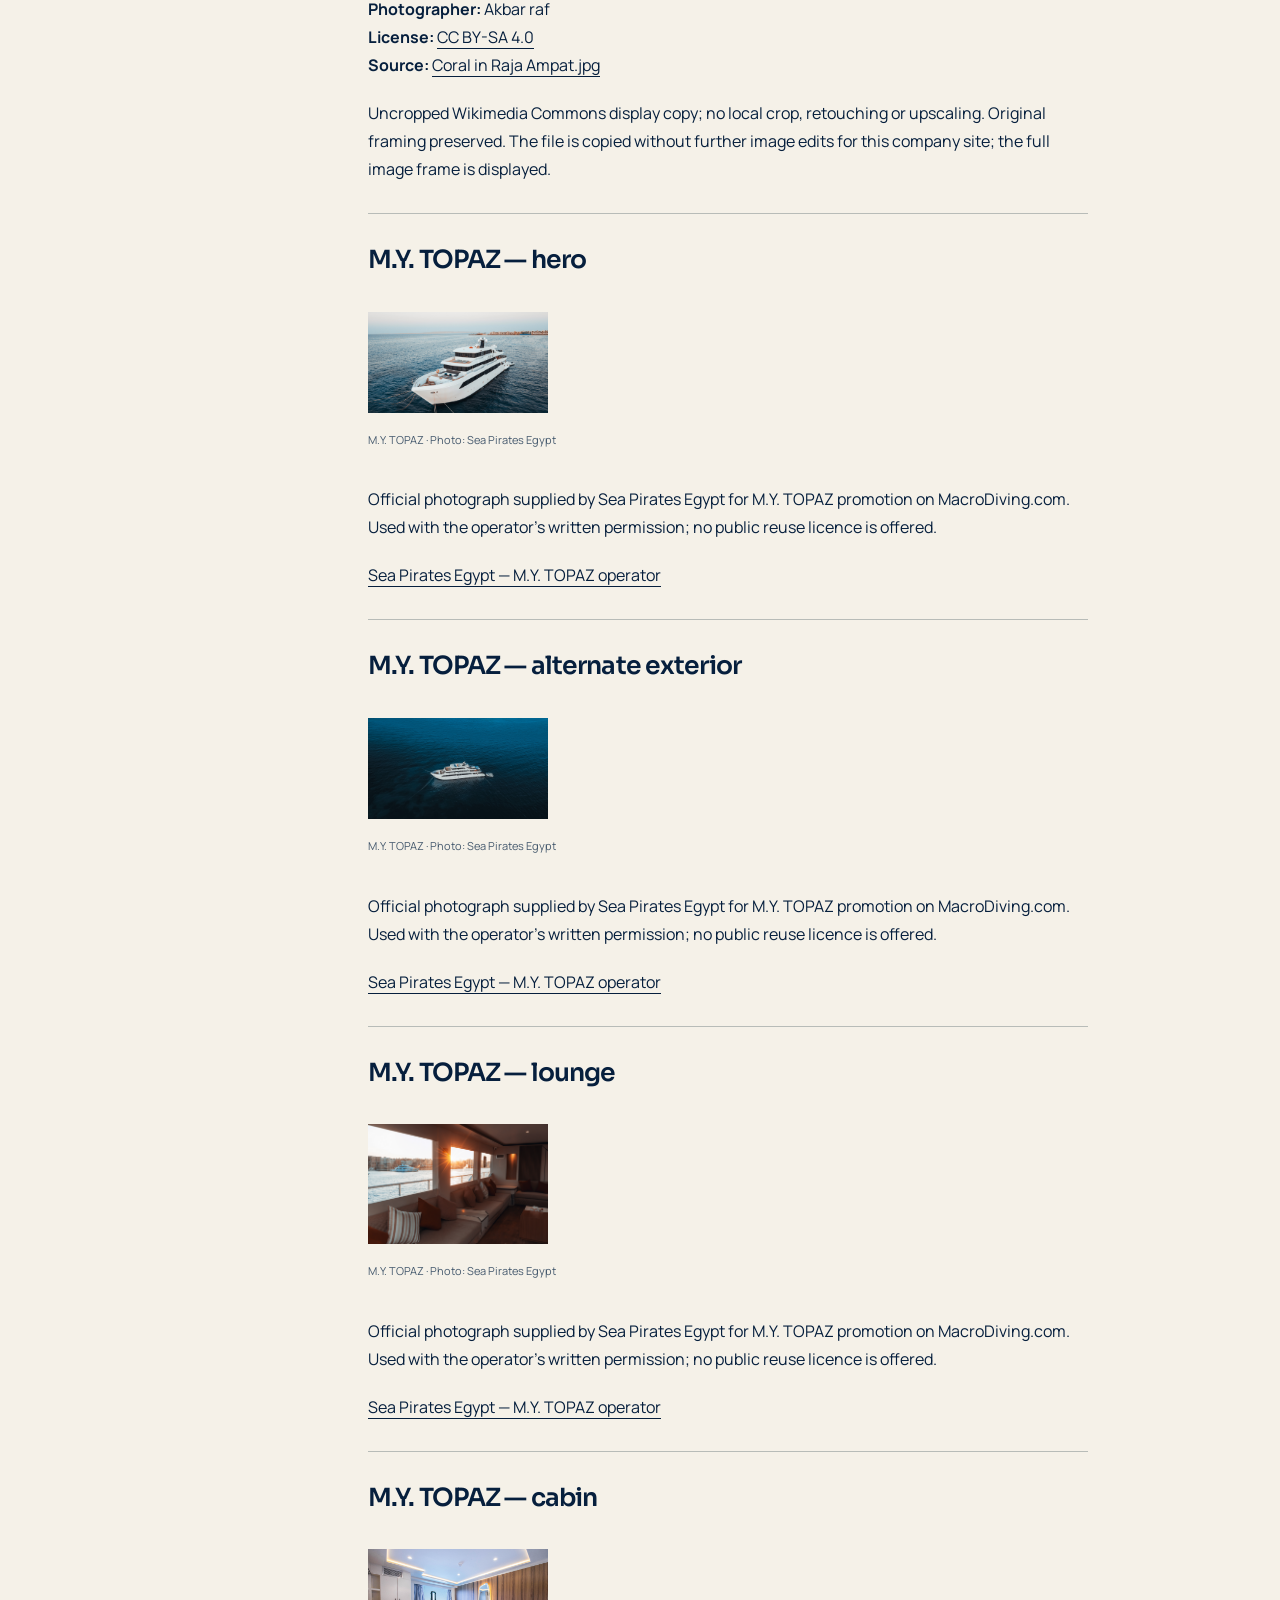
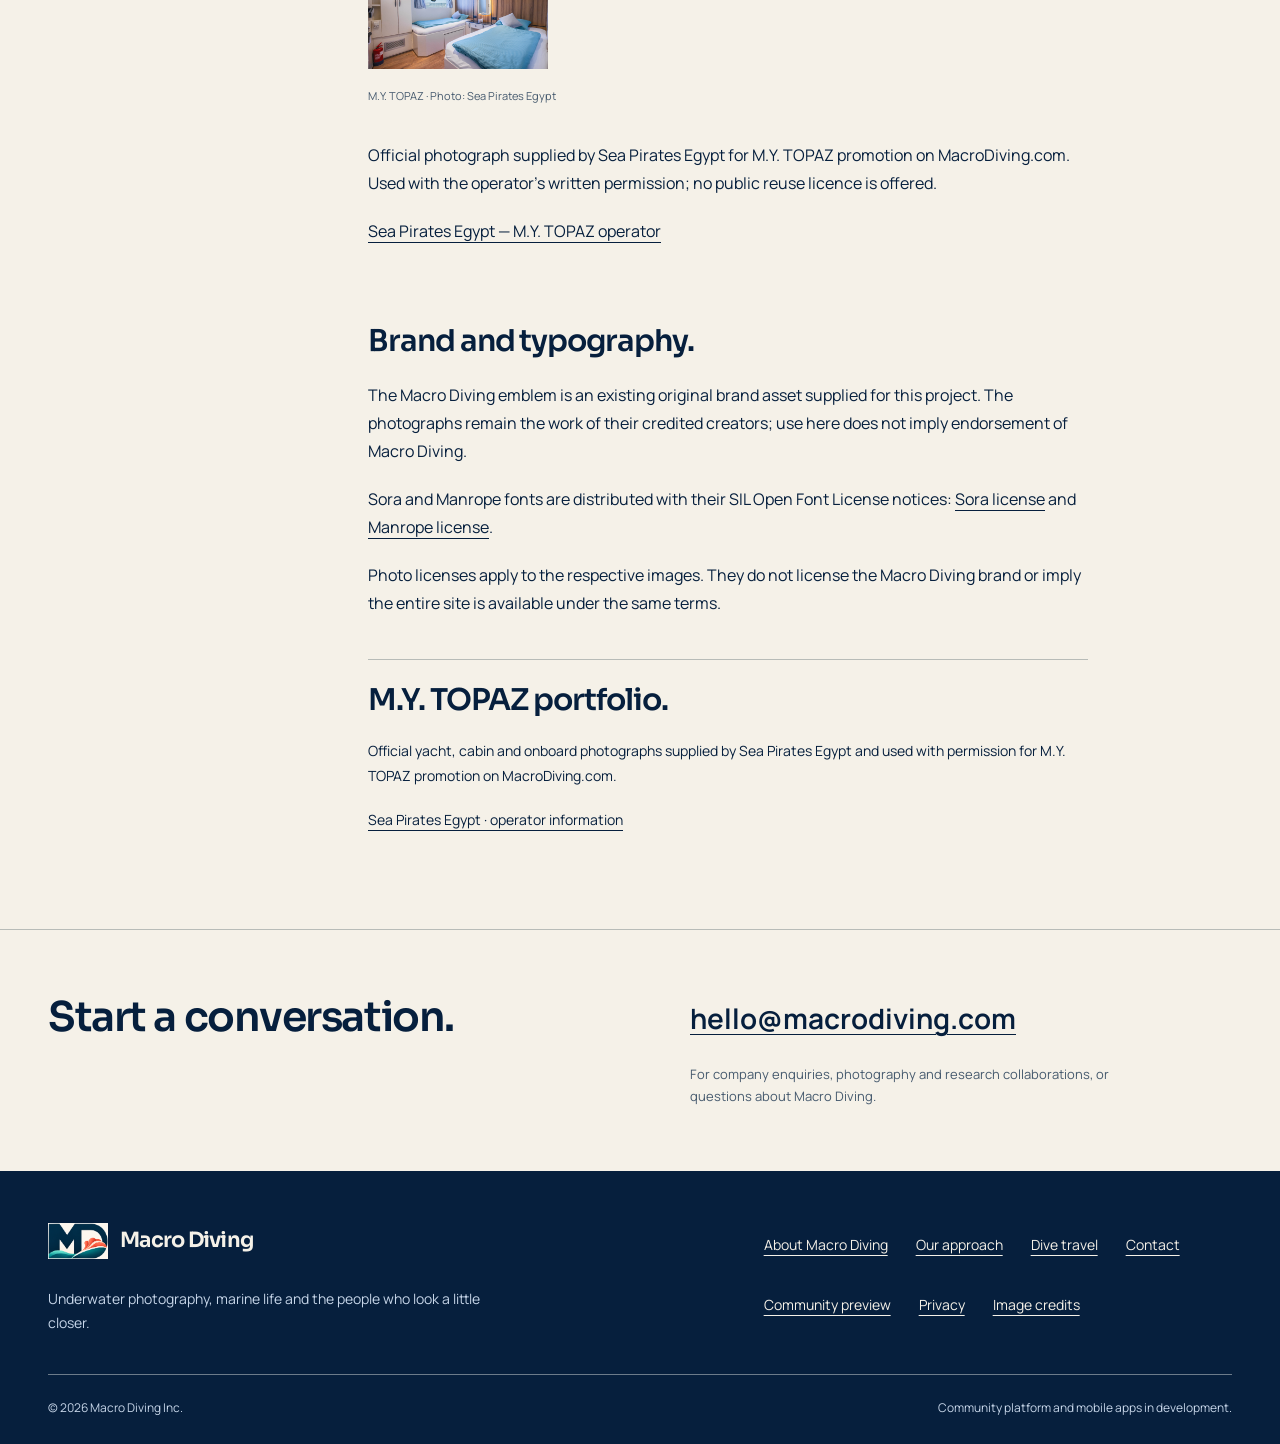
<file: image-credits.html>
<!doctype html><html lang="en"><head><meta charset="utf-8"><meta name="viewport" content="width=device-width,initial-scale=1"><title>Image credits — Macro Diving</title><meta name="description" content="Photographers, source links, Creative Commons licenses and image preparation details for the Macro Diving company website."><meta name="theme-color" content="#061f3d"><meta name="referrer" content="strict-origin-when-cross-origin"><meta http-equiv="Content-Security-Policy" content="default-src 'none'; script-src 'self'; style-src 'self'; img-src 'self'; font-src 'self'; base-uri 'none'; form-action 'none'"><link rel="canonical" href="https://macrodiving.com/image-credits.html"><link rel="icon" type="image/png" href="assets/macro-diving-oc392.png"><link rel="preload" href="assets/heading.woff2" as="font" type="font/woff2" crossorigin><link rel="preload" href="assets/body.woff2" as="font" type="font/woff2" crossorigin><link rel="stylesheet" href="styles.css?v=topaz-portfolio-20261120"></head><body><a class="skip" href="#main">Skip to content</a><header class="site-header"><div class="wrap head-inner"><a class="brand" href="index.html" aria-label="Macro Diving home"><span class="emblem"><img src="assets/macro-diving-oc392.png" alt="" width="395" height="234"></span><span>Macro Diving</span></a><nav class="desktop-nav" aria-label="Main"><a href="index.html">Home</a><a href="about.html">About</a><a href="approach.html">Our approach</a><a href="dive-travel.html">Dive travel</a><a href="contact.html">Contact</a><a class="community-preview" href="https://macro-diving-community-preview-k7m4.tweedyfolio.chatgpt.site/">Community preview <svg aria-hidden="true" viewBox="0 0 24 24"><path d="M7 17 17 7M7 7h10v10"/></svg></a></nav><details class="mobile-menu"><summary>Menu<svg aria-hidden="true" viewBox="0 0 24 24"><path d="M4 7h16M4 12h16M4 17h16"/></svg></summary><nav aria-label="Mobile main"><a href="index.html">Home</a><a href="about.html">About</a><a href="approach.html">Our approach</a><a href="dive-travel.html">Dive travel</a><a href="contact.html">Contact</a><a class="community-preview" href="https://macro-diving-community-preview-k7m4.tweedyfolio.chatgpt.site/">Community preview <svg aria-hidden="true" viewBox="0 0 24 24"><path d="M7 17 17 7M7 7h10v10"/></svg></a></nav></details></div></header><main id="main" tabindex="-1"><header class="wrap page-title"><h1>The people behind<br>these photographs.</h1><p class="lede">Creator credit, source links and reuse information for the images on our company website.</p></header><div class="wrap reading-grid"><aside class="contents"><nav aria-label="On this page"><a href="#harlequin">Harlequin shrimp</a><a href="#sea-slugs">Sea slugs</a><a href="#arborek">Arborek Island</a><a href="#brand">Brand and fonts</a></nav></aside><article class="prose"><ul class="credit-list"><li id="harlequin"><img src="assets/harlequin-shrimp.jpg" alt="" width="1200" height="900" loading="lazy"><h2>Harlequin shrimp</h2><p><strong>Photographer:</strong> Christian Gloor from Wakatobi Dive Resort, Indonesia<br><strong>License:</strong> <a href="https://creativecommons.org/licenses/by/2.0">CC BY 2.0</a><br><strong>Source:</strong> <a href="https://commons.wikimedia.org/wiki/File:Hymenocera_picta_(14243239955).jpg">File:Hymenocera picta (14243239955).jpg</a></p><p>Resized to at most 1200 pixels, converted to display JPEG and source metadata removed; no crop or taxonomic edits. The file is copied without further image edits for this company site; the full image frame is displayed.</p></li><li id="sea-slugs"><img src="assets/anna-chromodoris.jpg" alt="" width="1200" height="1200" loading="lazy"><h2>Sea slugs in Anilao</h2><p><strong>Photographer:</strong> Diego Delso · <a href="https://delso.photo/">delso.photo</a><br><strong>License:</strong> <a href="https://creativecommons.org/licenses/by-sa/4.0">CC BY-SA 4.0</a><br><strong>Source:</strong> <a href="https://commons.wikimedia.org/wiki/File:Babosas_de_mar_(Chromodoris_annae),_Anilao,_Filipinas,_2023-08-21,_DD_123-124_FS.jpg">File:Babosas de mar (Chromodoris annae), Anilao, Filipinas, 2023-08-21, DD 123-124 FS.jpg</a></p><p>Resized to at most 1200 pixels, converted to display JPEG and source metadata removed; no crop or taxonomic edits. The file is copied without further image edits for this company site; the full image frame is displayed.</p></li><li id="arborek"><img src="assets/raja-ampat.jpg" alt="" width="1280" height="960" loading="lazy"><h2>Arborek Island reef, Raja Ampat</h2><p><strong>Photographer:</strong> Akbar raf<br><strong>License:</strong> <a href="https://creativecommons.org/licenses/by-sa/4.0">CC BY-SA 4.0</a><br><strong>Source:</strong> <a href="https://commons.wikimedia.org/wiki/File:Coral_in_Raja_Ampat.jpg">Coral in Raja Ampat.jpg</a></p><p>Uncropped Wikimedia Commons display copy; no local crop, retouching or upscaling. Original framing preserved. The file is copied without further image edits for this company site; the full image frame is displayed.</p></li><li id="topaz-bow"><h2>M.Y. TOPAZ — hero</h2><figure><img src="assets/topaz/topaz-bow.jpg" alt="M.Y. TOPAZ viewed from the bow at anchor, with the vessel name visible." width="3939" height="2212" loading="lazy"><figcaption class="image-credit">M.Y. TOPAZ · Photo: Sea Pirates Egypt</figcaption></figure><p>Official photograph supplied by Sea Pirates Egypt for M.Y. TOPAZ promotion on MacroDiving.com. Used with the operator’s written permission; no public reuse licence is offered.</p><p><a href="https://seapiratesegypt.com/liveaboard-schedule/" rel="noopener noreferrer sponsored">Sea Pirates Egypt — M.Y. TOPAZ operator</a></p></li><li id="topaz-at-anchor"><h2>M.Y. TOPAZ — alternate exterior</h2><figure><img src="assets/topaz/topaz-at-anchor.jpg" alt="Aerial side view of M.Y. TOPAZ at anchor." width="3727" height="2096" loading="lazy"><figcaption class="image-credit">M.Y. TOPAZ · Photo: Sea Pirates Egypt</figcaption></figure><p>Official photograph supplied by Sea Pirates Egypt for M.Y. TOPAZ promotion on MacroDiving.com. Used with the operator’s written permission; no public reuse licence is offered.</p><p><a href="https://seapiratesegypt.com/liveaboard-schedule/" rel="noopener noreferrer sponsored">Sea Pirates Egypt — M.Y. TOPAZ operator</a></p></li><li id="topaz-lounge"><h2>M.Y. TOPAZ — lounge</h2><figure><img src="assets/topaz/topaz-lounge.jpg" alt="The supplied M.Y. TOPAZ lounge photograph with sunlight through the windows." width="5959" height="3973" loading="lazy"><figcaption class="image-credit">M.Y. TOPAZ · Photo: Sea Pirates Egypt</figcaption></figure><p>Official photograph supplied by Sea Pirates Egypt for M.Y. TOPAZ promotion on MacroDiving.com. Used with the operator’s written permission; no public reuse licence is offered.</p><p><a href="https://seapiratesegypt.com/liveaboard-schedule/" rel="noopener noreferrer sponsored">Sea Pirates Egypt — M.Y. TOPAZ operator</a></p></li><li id="topaz-twin-cabin"><h2>M.Y. TOPAZ — cabin</h2><figure><img src="assets/topaz/topaz-twin-cabin.jpg" alt="Two beds in the supplied M.Y. TOPAZ main-deck twin-cabin photograph." width="5472" height="3648" loading="lazy"><figcaption class="image-credit">M.Y. TOPAZ · Photo: Sea Pirates Egypt</figcaption></figure><p>Official photograph supplied by Sea Pirates Egypt for M.Y. TOPAZ promotion on MacroDiving.com. Used with the operator’s written permission; no public reuse licence is offered.</p><p><a href="https://seapiratesegypt.com/liveaboard-schedule/" rel="noopener noreferrer sponsored">Sea Pirates Egypt — M.Y. TOPAZ operator</a></p></li></ul><h2 id="brand">Brand and typography.</h2><p>The Macro Diving emblem is an existing original brand asset supplied for this project. The photographs remain the work of their credited creators; use here does not imply endorsement of Macro Diving.</p><p>Sora and Manrope fonts are distributed with their SIL Open Font License notices: <a href="assets/OFL-Sora.txt">Sora license</a> and <a href="assets/OFL-Manrope.txt">Manrope license</a>.</p><p>Photo licenses apply to the respective images. They do not license the Macro Diving brand or imply the entire site is available under the same terms.</p><section class="source-links"><h2>M.Y. TOPAZ portfolio.</h2><p>Official yacht, cabin and onboard photographs supplied by Sea Pirates Egypt and used with permission for M.Y. TOPAZ promotion on MacroDiving.com.</p><p><a href="https://seapiratesegypt.com/liveaboard-schedule/" rel="sponsored noopener noreferrer">Sea Pirates Egypt · operator information</a></p></section></article></div></main><section class="contact-panel" id="contact" aria-labelledby="contact-title"><div class="wrap contact-inner"><h2 id="contact-title">Start a conversation.</h2><div><p><a class="email-link" href="mailto:hello@macrodiving.com">hello@macrodiving.com</a></p><p class="small">For company enquiries, photography and research collaborations, or questions about Macro Diving.</p></div></div></section><footer class="site-footer"><div class="wrap"><div class="footer-top"><div><a class="brand" href="index.html" aria-label="Macro Diving home"><span class="emblem"><img src="assets/macro-diving-oc392.png" alt="" width="395" height="234"></span><span>Macro Diving</span></a><p>Underwater photography, marine life and the people who look a little closer.</p></div><nav class="footer-links" aria-label="Footer"><a href="about.html">About Macro Diving</a><a href="approach.html">Our approach</a><a href="dive-travel.html">Dive travel</a><a href="contact.html">Contact</a><a href="https://macro-diving-community-preview-k7m4.tweedyfolio.chatgpt.site/">Community preview</a><a href="privacy.html">Privacy</a><a href="image-credits.html">Image credits</a></nav></div><div class="footer-base"><span>© 2026 Macro Diving Inc.</span><span>Community platform and mobile apps in development.</span></div></div></footer><script defer src="site-nav.js"></script></body></html>
</file>
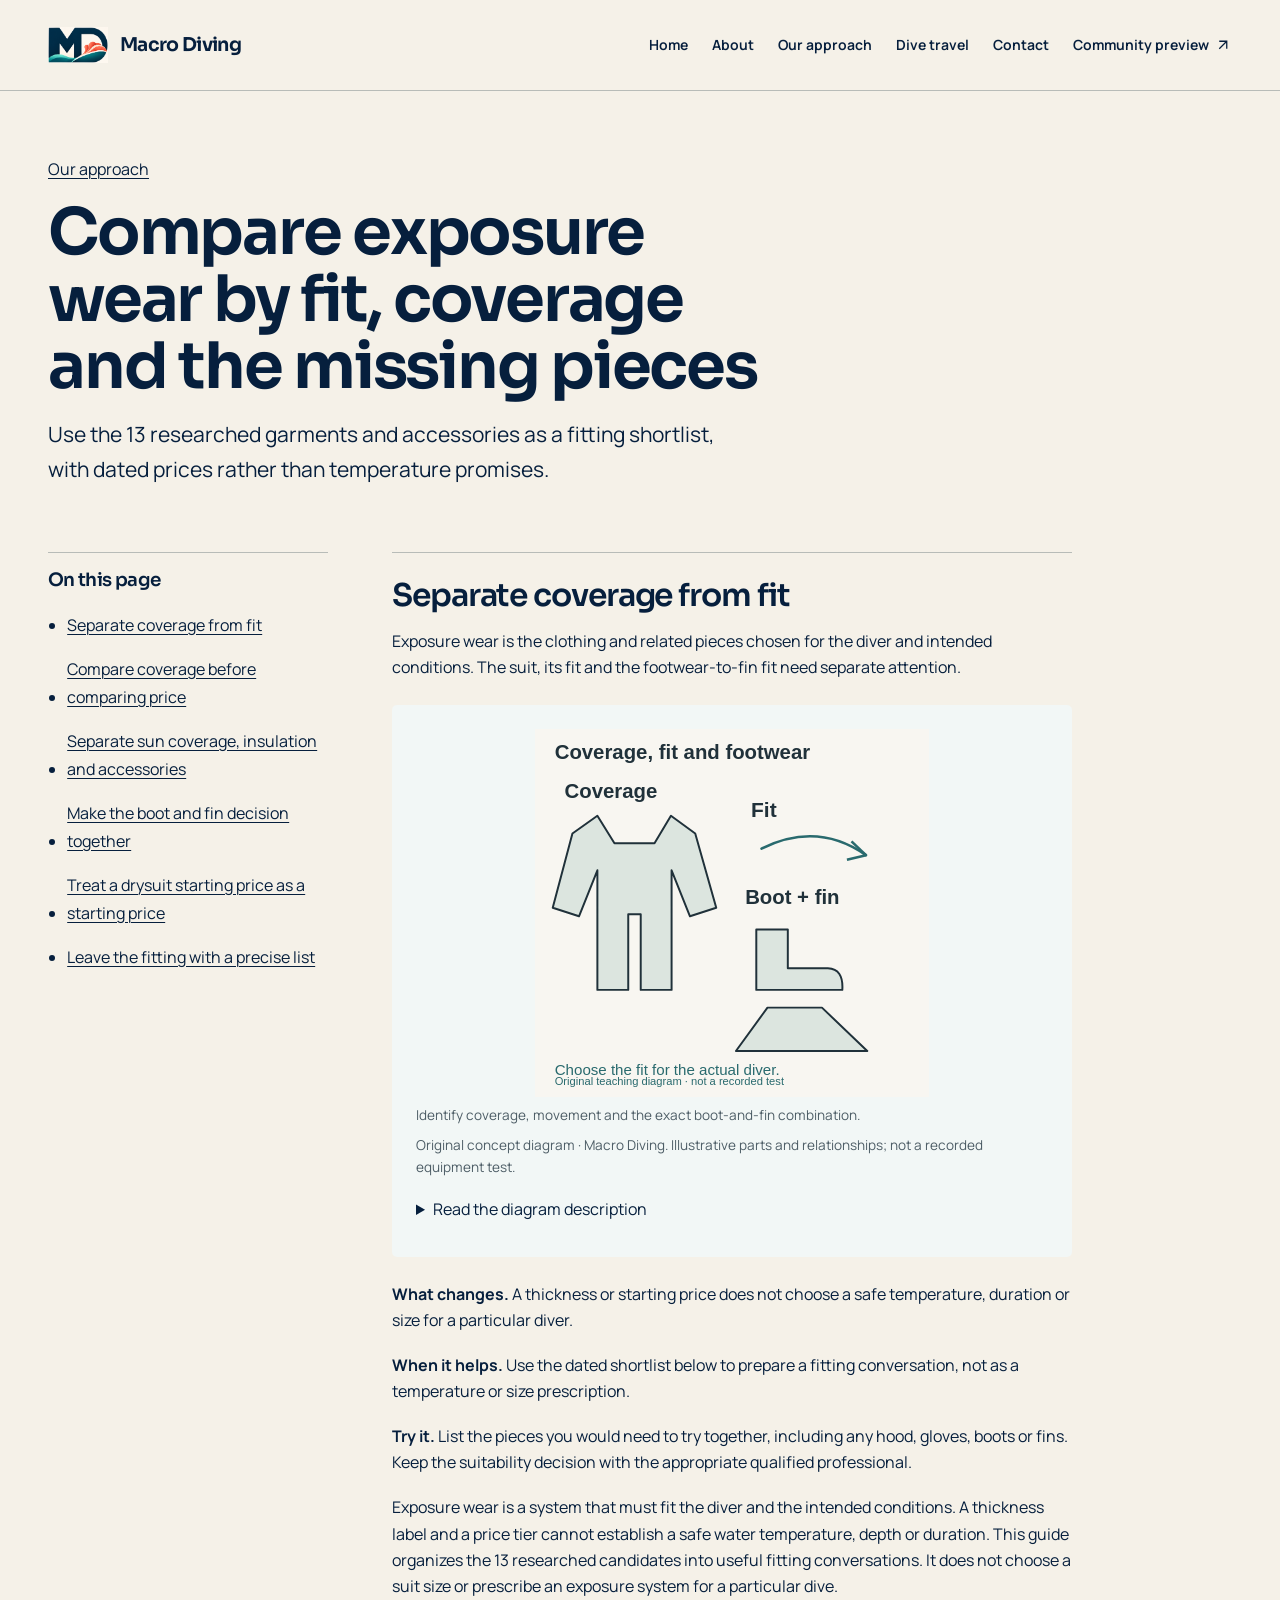
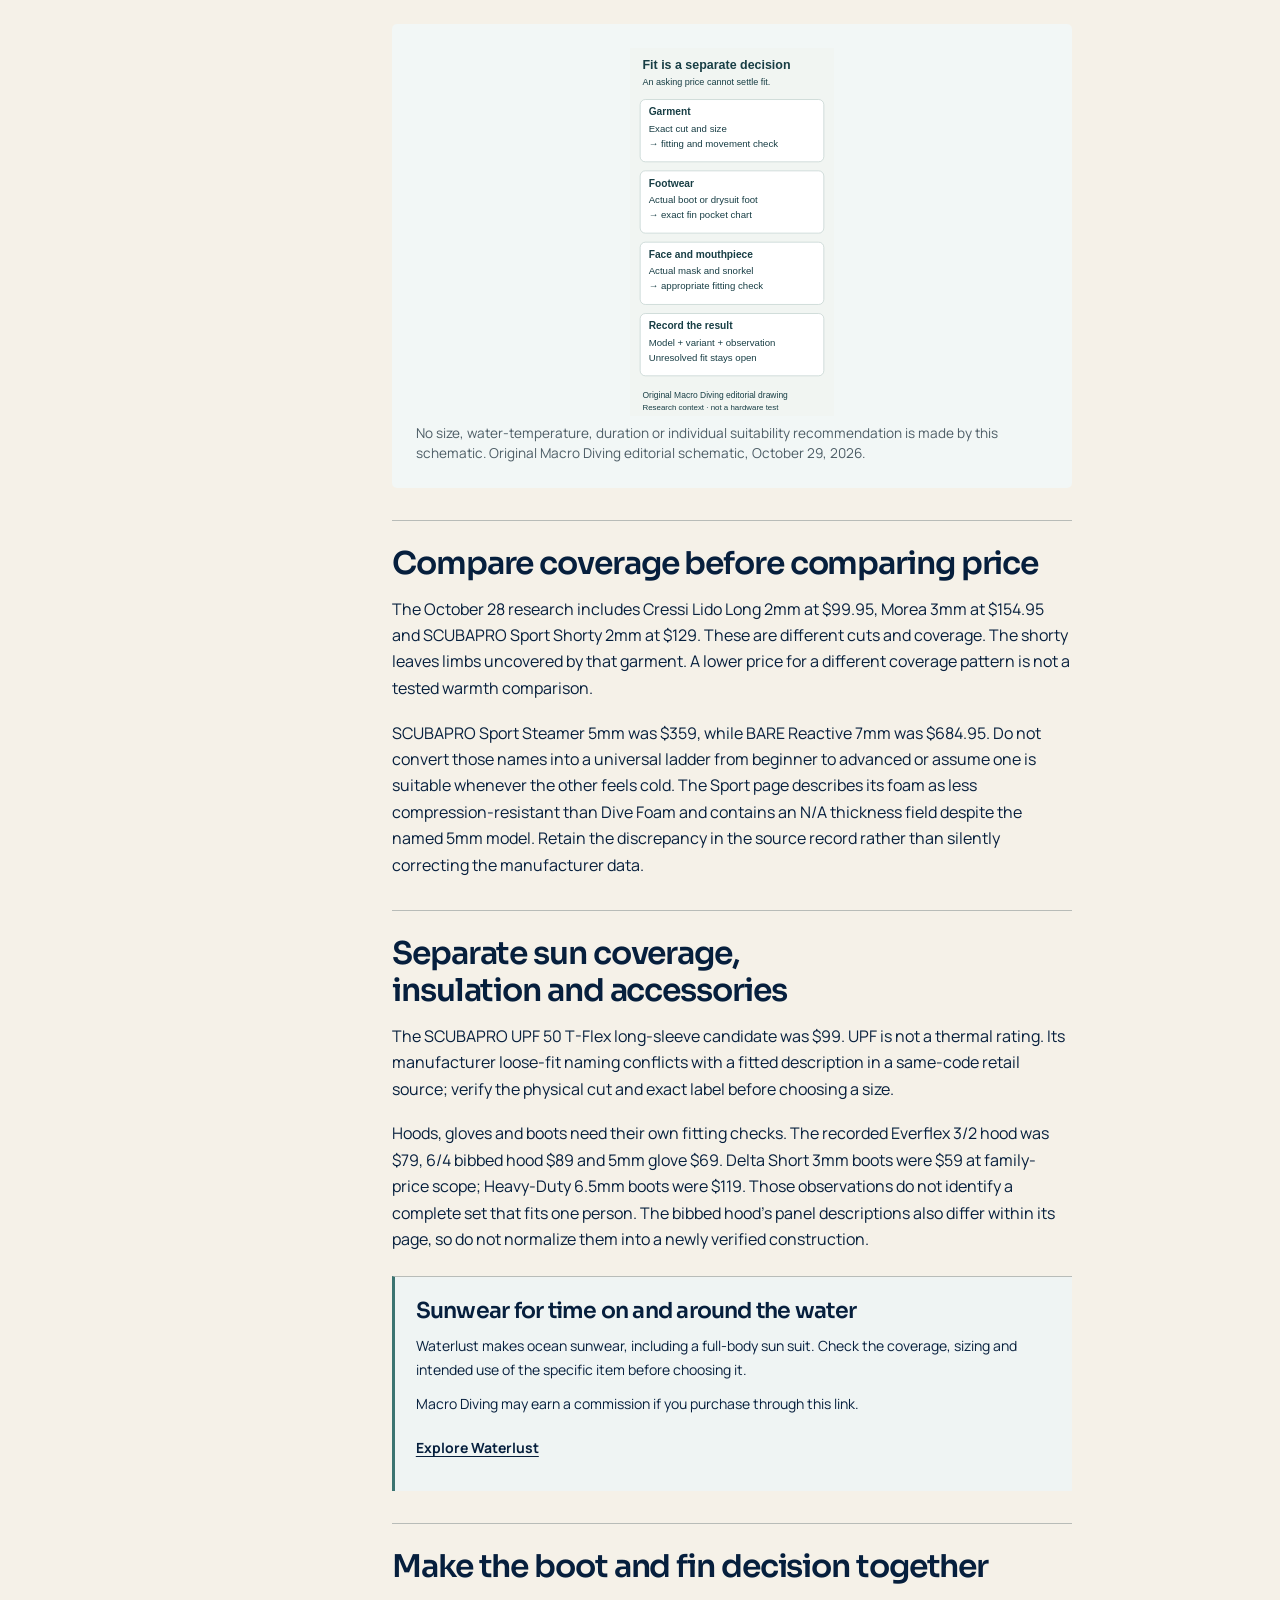
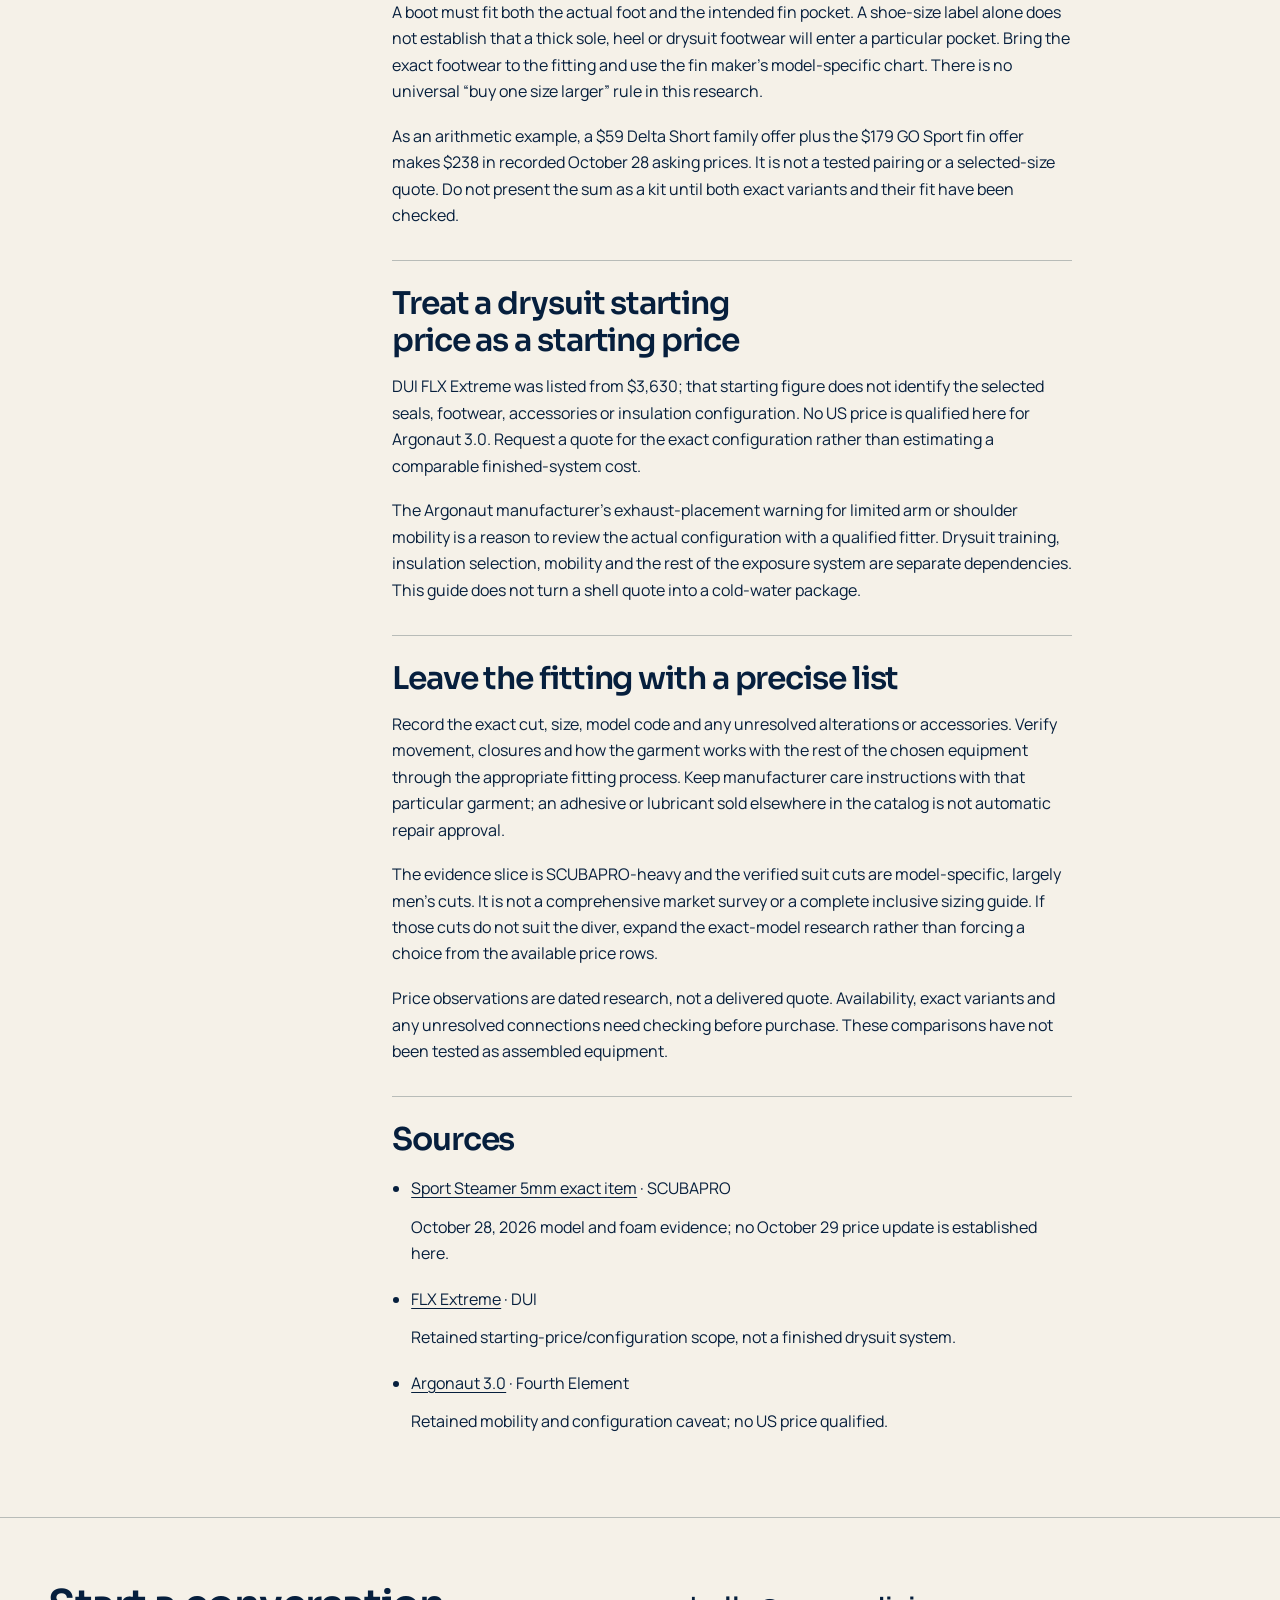
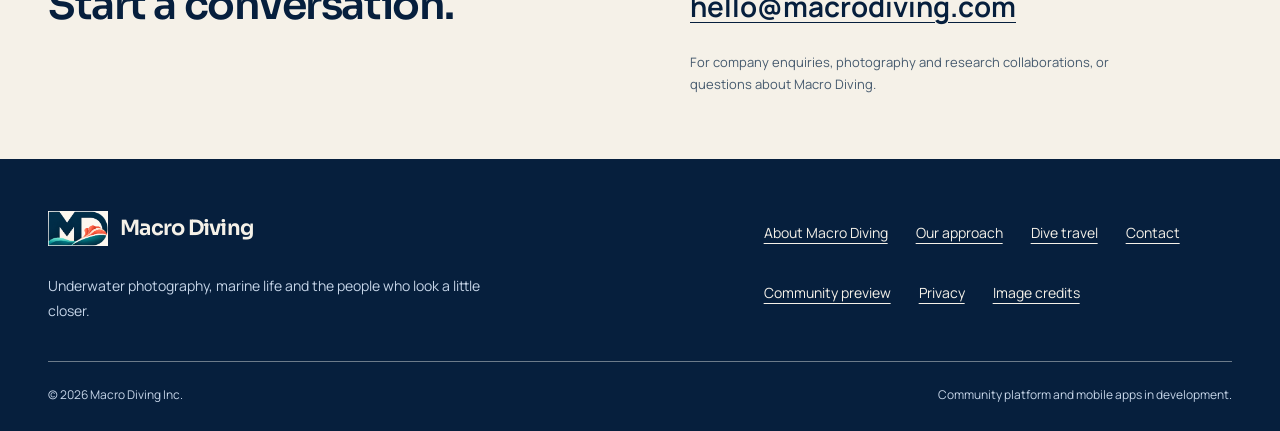
<file: learn-exposure-wear-by-fit.html>
<!doctype html><html lang="en"><head><meta charset="utf-8"><meta name="viewport" content="width=device-width,initial-scale=1"><title>Compare exposure wear by fit, coverage and the missing pieces — Macro Diving</title><meta name="description" content="Use the 13 researched garments and accessories as a fitting shortlist, with dated prices rather than temperature promises."><meta name="theme-color" content="#061f3d"><meta name="referrer" content="strict-origin-when-cross-origin"><meta http-equiv="Content-Security-Policy" content="default-src 'none'; connect-src 'self'; script-src 'self'; style-src 'self'; img-src 'self'; font-src 'self'; base-uri 'none'; form-action 'none'"><link rel="canonical" href="https://macrodiving.com/learn-exposure-wear-by-fit.html"><link rel="icon" type="image/png" href="assets/macro-diving-oc392.png"><link rel="preload" href="assets/heading.woff2" as="font" type="font/woff2" crossorigin><link rel="preload" href="assets/body.woff2" as="font" type="font/woff2" crossorigin><link rel="stylesheet" href="styles.css?v=topaz-portfolio-20261120"><link rel="stylesheet" href="assets/fit-guide/guide.css"><link rel="stylesheet" href="assets/exposure-guide/guide.css"></head><body><a class="skip" href="#main">Skip to content</a><header class="site-header"><div class="wrap head-inner"><a class="brand" href="index.html" aria-label="Macro Diving home"><span class="emblem"><img src="assets/macro-diving-oc392.png" alt="" width="395" height="234"></span><span>Macro Diving</span></a><nav class="desktop-nav" aria-label="Main"><a href="index.html">Home</a><a href="about.html">About</a><a href="approach.html">Our approach</a><a href="dive-travel.html">Dive travel</a><a href="contact.html">Contact</a><a class="community-preview" href="https://macro-diving-community-preview-k7m4.tweedyfolio.chatgpt.site/">Community preview <svg aria-hidden="true" viewBox="0 0 24 24"><path d="M7 17 17 7M7 7h10v10"/></svg></a></nav><details class="mobile-menu"><summary>Menu<svg aria-hidden="true" viewBox="0 0 24 24"><path d="M4 7h16M4 12h16M4 17h16"/></svg></summary><nav aria-label="Mobile main"><a href="index.html">Home</a><a href="about.html">About</a><a href="approach.html">Our approach</a><a href="dive-travel.html">Dive travel</a><a href="contact.html">Contact</a><a class="community-preview" href="https://macro-diving-community-preview-k7m4.tweedyfolio.chatgpt.site/">Community preview <svg aria-hidden="true" viewBox="0 0 24 24"><path d="M7 17 17 7M7 7h10v10"/></svg></a></nav></details></div></header><main id="main" tabindex="-1" class="fit-guide exposure-guide"><div class="wrap fit-lesson"><header class="exposure-head"><a href="approach.html">Our approach</a><h1>Compare exposure wear by fit, coverage and the missing pieces</h1><p class="lede">Use the 13 researched garments and accessories as a fitting shortlist, with dated prices rather than temperature promises.</p></header><div class="exposure-layout"><nav aria-label="On this page" class="exposure-toc"><h2>On this page</h2><ul><li><a href="#beginner-compare-exposure-wear-by-fit">Separate coverage from fit</a></li><li><a href="#compare-exposure-wear-by-fit-1">Compare coverage before comparing price</a></li><li><a href="#compare-exposure-wear-by-fit-2">Separate sun coverage, insulation and accessories</a></li><li><a href="#compare-exposure-wear-by-fit-3">Make the boot and fin decision together</a></li><li><a href="#compare-exposure-wear-by-fit-4">Treat a drysuit starting price as a starting price</a></li><li><a href="#compare-exposure-wear-by-fit-5">Leave the fitting with a precise list</a></li></ul></nav><article class="exposure-body"><section class="learn-beginner-lesson" aria-labelledby="beginner-compare-exposure-wear-by-fit"><h2 id="beginner-compare-exposure-wear-by-fit" tabindex="-1">Separate coverage from fit</h2><p>Exposure wear is the clothing and related pieces chosen for the diver and intended conditions. The suit, its fit and the footwear-to-fin fit need separate attention.</p><figure class="learn-visual beginner-explainer" id="beginner-figure-compare-exposure-wear-by-fit"><a class="figure-original" href="assets/exposure-guide/clothing-fit.svg" aria-label="Open full-size teaching diagram: Coverage, fit and footwear"><img src="assets/exposure-guide/clothing-fit.svg" width="600" height="560" alt="A generic suit outline, a movement arrow, and a boot beside a fin represent three different checks: body coverage, usable fit and the exact footwear-to-fin combination. No temperature, size or exposure-protection rating is shown." loading="lazy"></a><figcaption><p>Identify coverage, movement and the exact boot-and-fin combination.</p><p class="figure-credit">Original concept diagram · Macro Diving. Illustrative parts and relationships; not a recorded equipment test.</p></figcaption><details class="figure-description"><summary>Read the diagram description</summary><p>A generic suit outline, a movement arrow, and a boot beside a fin represent three different checks: body coverage, usable fit and the exact footwear-to-fin combination. No temperature, size or exposure-protection rating is shown.</p></details></figure><p><strong>What changes.</strong> A thickness or starting price does not choose a safe temperature, duration or size for a particular diver.</p><p><strong>When it helps.</strong> Use the dated shortlist below to prepare a fitting conversation, not as a temperature or size prescription.</p><p><strong>Try it.</strong> List the pieces you would need to try together, including any hood, gloves, boots or fins. Keep the suitability decision with the appropriate qualified professional.</p></section><p>Exposure wear is a system that must fit the diver and the intended conditions. A thickness label and a price tier cannot establish a safe water temperature, depth or duration. This guide organizes the 13 researched candidates into useful fitting conversations. It does not choose a suit size or prescribe an exposure system for a particular dive.</p><figure class="learn-visual learn-schematic"><img src="assets/fit-guide/fit-record.svg" width="360" height="650" alt="Four fitting records: exact garment cut and size, actual boot and fin pocket, actual mask and snorkel, and a written result naming the variant and any unresolved fit." loading="lazy" decoding="async"><figcaption>No size, water-temperature, duration or individual suitability recommendation is made by this schematic. Original Macro Diving editorial schematic, October 29, 2026.</figcaption></figure><h2 id="compare-exposure-wear-by-fit-1" tabindex="-1">Compare coverage before comparing price</h2><p>The October 28 research includes Cressi Lido Long 2mm at $99.95, Morea 3mm at $154.95 and SCUBAPRO Sport Shorty 2mm at $129. These are different cuts and coverage. The shorty leaves limbs uncovered by that garment. A lower price for a different coverage pattern is not a tested warmth comparison.</p><p>SCUBAPRO Sport Steamer 5mm was $359, while BARE Reactive 7mm was $684.95. Do not convert those names into a universal ladder from beginner to advanced or assume one is suitable whenever the other feels cold. The Sport page describes its foam as less compression-resistant than Dive Foam and contains an N/A thickness field despite the named 5mm model. Retain the discrepancy in the source record rather than silently correcting the manufacturer data.</p><h2 id="compare-exposure-wear-by-fit-2" tabindex="-1">Separate sun coverage, insulation and accessories</h2><p>The SCUBAPRO UPF 50 T-Flex long-sleeve candidate was $99. UPF is not a thermal rating. Its manufacturer loose-fit naming conflicts with a fitted description in a same-code retail source; verify the physical cut and exact label before choosing a size.</p><p>Hoods, gloves and boots need their own fitting checks. The recorded Everflex 3/2 hood was $79, 6/4 bibbed hood $89 and 5mm glove $69. Delta Short 3mm boots were $59 at family-price scope; Heavy-Duty 6.5mm boots were $119. Those observations do not identify a complete set that fits one person. The bibbed hood’s panel descriptions also differ within its page, so do not normalize them into a newly verified construction.</p><aside class="source-links gear-referral" aria-labelledby="sunwear-reference"><h3 id="sunwear-reference">Sunwear for time on and around the water</h3><p>Waterlust makes ocean sunwear, including a full-body sun suit. Check the coverage, sizing and intended use of the specific item before choosing it.</p><p id="waterlust-disclosure">Macro Diving may earn a commission if you purchase through this link.</p><a href="https://waterlust.com/?rfsn=9423626.bc19cf&amp;utm_source=refersion&amp;utm_medium=affiliate&amp;utm_campaign=9423626.bc19cf" rel="noopener noreferrer sponsored" aria-describedby="waterlust-disclosure">Explore Waterlust</a></aside><h2 id="compare-exposure-wear-by-fit-3" tabindex="-1">Make the boot and fin decision together</h2><p>A boot must fit both the actual foot and the intended fin pocket. A shoe-size label alone does not establish that a thick sole, heel or drysuit footwear will enter a particular pocket. Bring the exact footwear to the fitting and use the fin maker’s model-specific chart. There is no universal “buy one size larger” rule in this research.</p><p>As an arithmetic example, a $59 Delta Short family offer plus the $179 GO Sport fin offer makes $238 in recorded October 28 asking prices. It is not a tested pairing or a selected-size quote. Do not present the sum as a kit until both exact variants and their fit have been checked.</p><h2 id="compare-exposure-wear-by-fit-4" tabindex="-1">Treat a drysuit starting price as a starting price</h2><p>DUI FLX Extreme was listed from $3,630; that starting figure does not identify the selected seals, footwear, accessories or insulation configuration. No US price is qualified here for Argonaut 3.0. Request a quote for the exact configuration rather than estimating a comparable finished-system cost.</p><p>The Argonaut manufacturer’s exhaust-placement warning for limited arm or shoulder mobility is a reason to review the actual configuration with a qualified fitter. Drysuit training, insulation selection, mobility and the rest of the exposure system are separate dependencies. This guide does not turn a shell quote into a cold-water package.</p><h2 id="compare-exposure-wear-by-fit-5" tabindex="-1">Leave the fitting with a precise list</h2><p>Record the exact cut, size, model code and any unresolved alterations or accessories. Verify movement, closures and how the garment works with the rest of the chosen equipment through the appropriate fitting process. Keep manufacturer care instructions with that particular garment; an adhesive or lubricant sold elsewhere in the catalog is not automatic repair approval.</p><p>The evidence slice is SCUBAPRO-heavy and the verified suit cuts are model-specific, largely men’s cuts. It is not a comprehensive market survey or a complete inclusive sizing guide. If those cuts do not suit the diver, expand the exact-model research rather than forcing a choice from the available price rows.</p><p>Price observations are dated research, not a delivered quote. Availability, exact variants and any unresolved connections need checking before purchase. These comparisons have not been tested as assembled equipment.</p><section><h2>Sources</h2><ul class="source-list"><li><a href="https://scubapro.johnsonoutdoors.com/us/shop/dive-wear/wetsuits/sport-steamer-men-5mm/63627200">Sport Steamer 5mm exact item</a> · SCUBAPRO<p>October 28, 2026 model and foam evidence; no October 29 price update is established here.</p></li><li><a href="https://www.divedui.com/products/flex-extreme-drysuit">FLX Extreme</a> · DUI<p>Retained starting-price/configuration scope, not a finished drysuit system.</p></li><li><a href="https://fourthelement.com/argonaut-3/">Argonaut 3.0</a> · Fourth Element<p>Retained mobility and configuration caveat; no US price qualified.</p></li></ul></section></article></div></div></main><section class="contact-panel" id="contact" aria-labelledby="contact-title"><div class="wrap contact-inner"><h2 id="contact-title">Start a conversation.</h2><div><p><a class="email-link" href="mailto:hello@macrodiving.com">hello@macrodiving.com</a></p><p class="small">For company enquiries, photography and research collaborations, or questions about Macro Diving.</p></div></div></section><footer class="site-footer"><div class="wrap"><div class="footer-top"><div><a class="brand" href="index.html" aria-label="Macro Diving home"><span class="emblem"><img src="assets/macro-diving-oc392.png" alt="" width="395" height="234"></span><span>Macro Diving</span></a><p>Underwater photography, marine life and the people who look a little closer.</p></div><nav class="footer-links" aria-label="Footer"><a href="about.html">About Macro Diving</a><a href="approach.html">Our approach</a><a href="dive-travel.html">Dive travel</a><a href="contact.html">Contact</a><a href="https://macro-diving-community-preview-k7m4.tweedyfolio.chatgpt.site/">Community preview</a><a href="privacy.html">Privacy</a><a href="image-credits.html">Image credits</a></nav></div><div class="footer-base"><span>© 2026 Macro Diving Inc.</span><span>Community platform and mobile apps in development.</span></div></div></footer><script defer src="site-nav.js"></script></body></html>
</file>
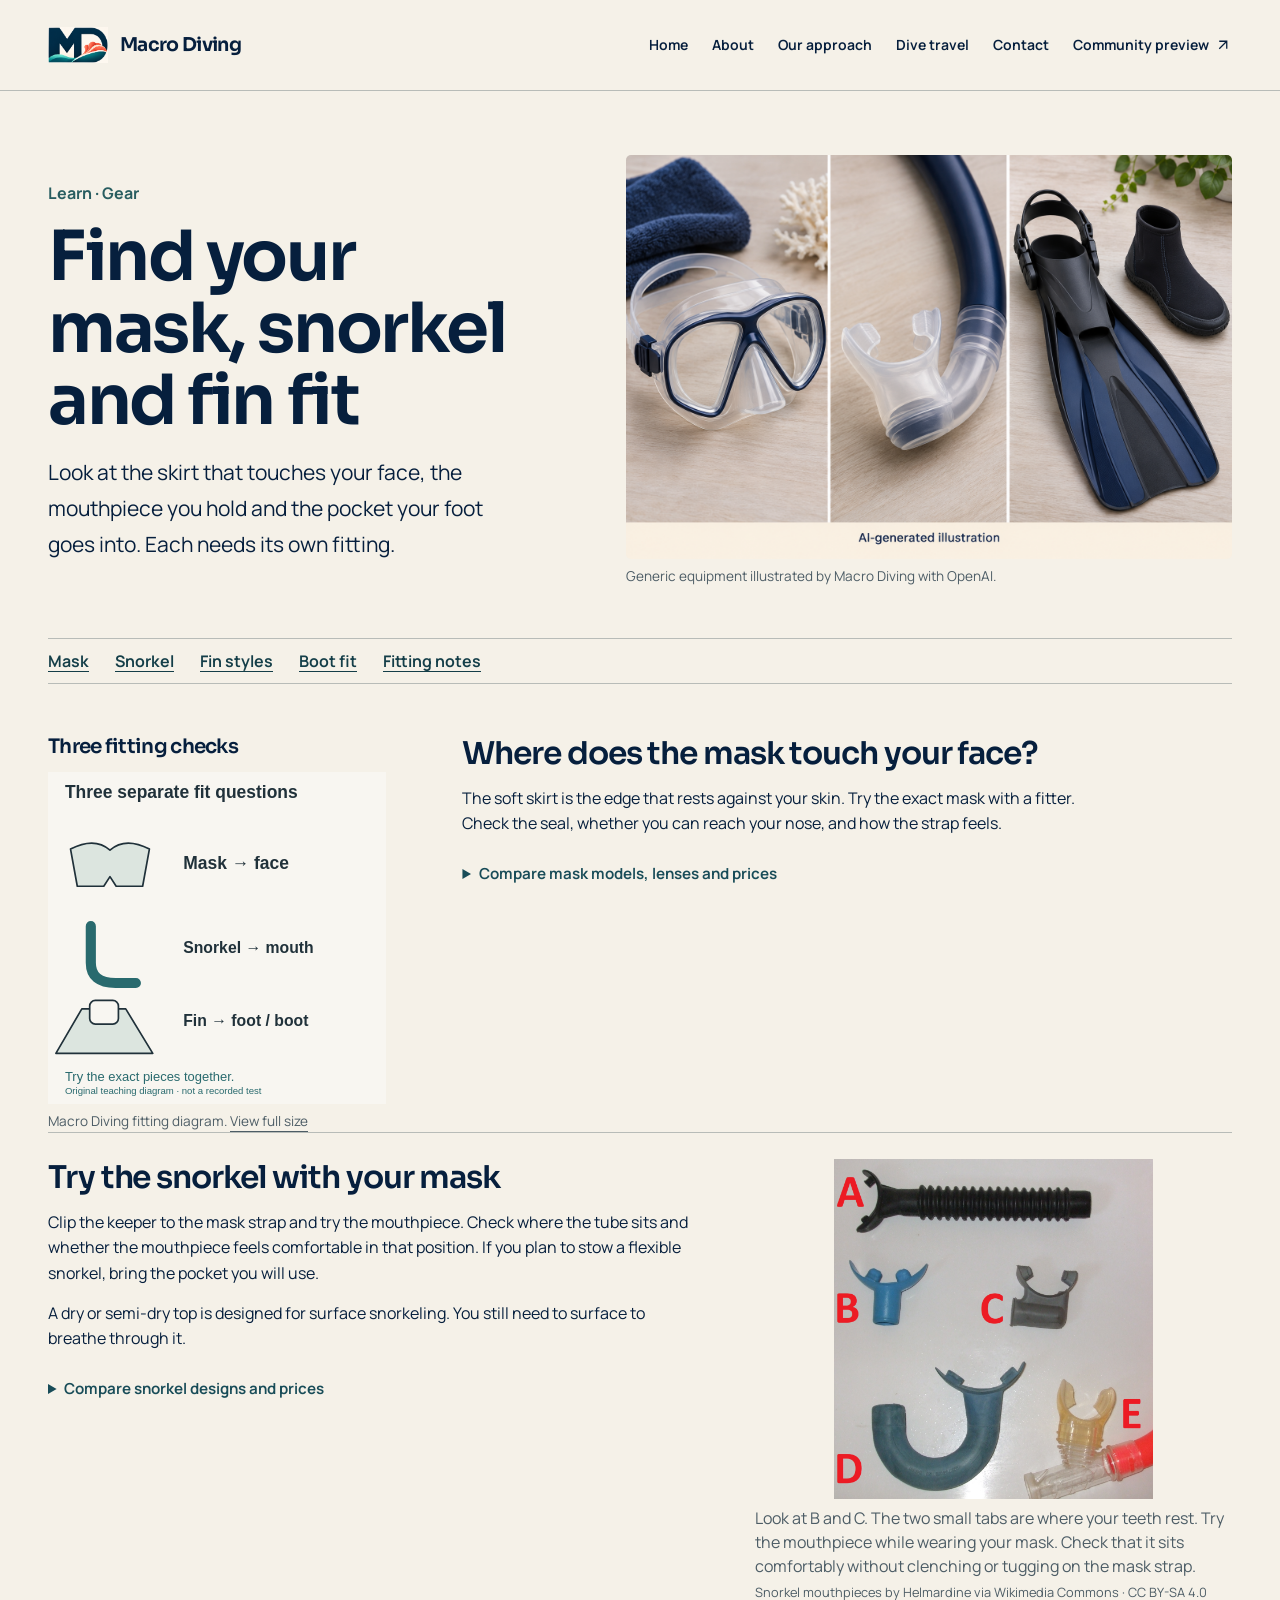
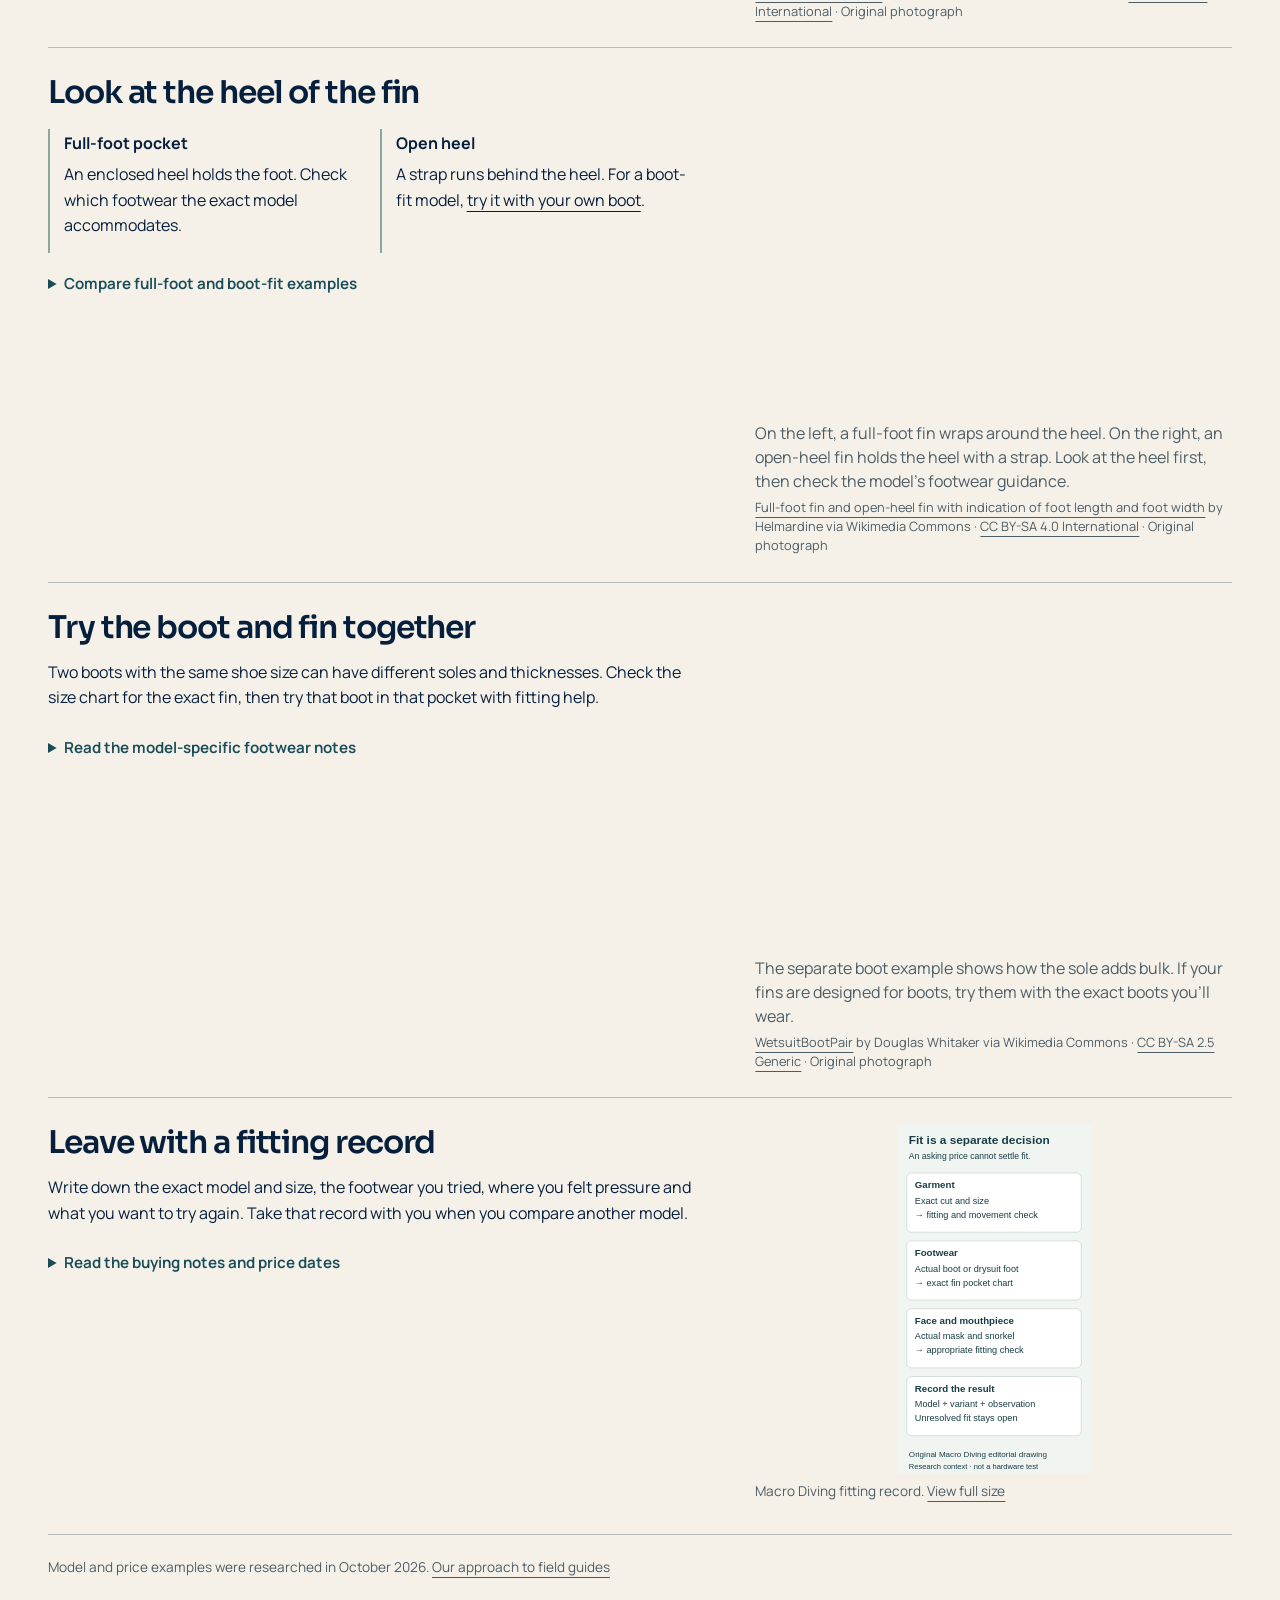
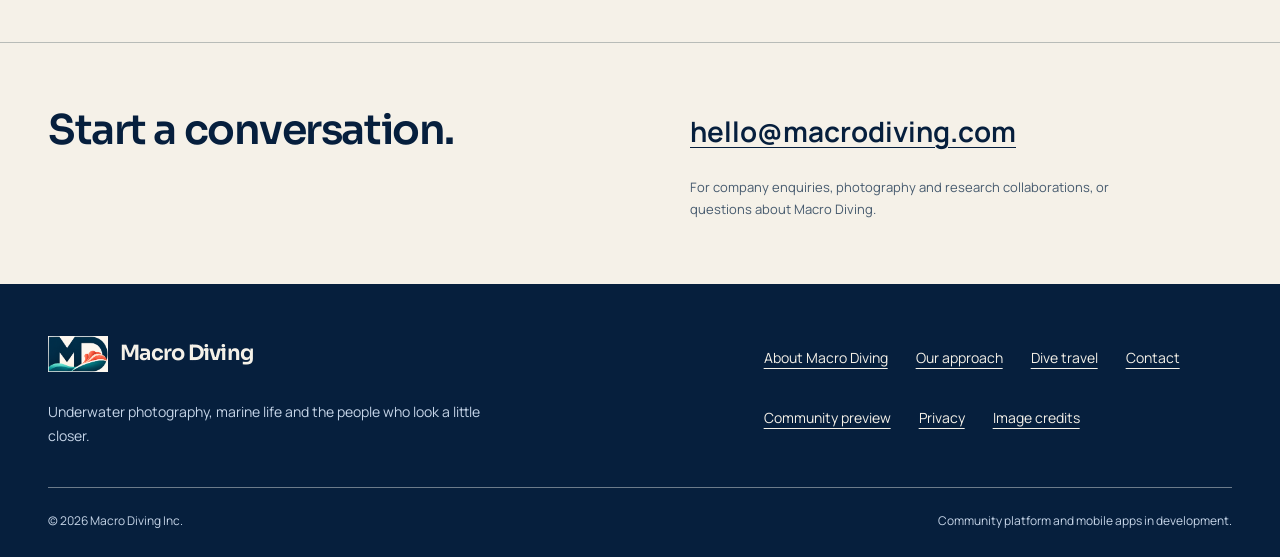
<file: learn-mask-snorkel-fin-fit.html>
<!doctype html><html lang="en"><head><meta charset="utf-8"><meta name="viewport" content="width=device-width,initial-scale=1"><title>Compare masks, snorkels and fins by the fit you can check — Macro Diving</title><meta name="description" content="Check mask, snorkel and fin fit, compare dated examples and make a fitting record for your exact kit."><meta name="theme-color" content="#061f3d"><meta name="referrer" content="strict-origin-when-cross-origin"><meta http-equiv="Content-Security-Policy" content="default-src 'none'; connect-src 'self'; script-src 'self'; style-src 'self'; img-src 'self'; font-src 'self'; base-uri 'none'; form-action 'none'"><link rel="canonical" href="https://macrodiving.com/learn-mask-snorkel-fin-fit.html"><link rel="icon" type="image/png" href="assets/macro-diving-oc392.png"><link rel="preload" href="assets/heading.woff2" as="font" type="font/woff2" crossorigin><link rel="preload" href="assets/body.woff2" as="font" type="font/woff2" crossorigin><link rel="stylesheet" href="styles.css?v=topaz-portfolio-20261120"><link rel="stylesheet" href="assets/fit-guide/guide.css"></head><body><a class="skip" href="#main">Skip to content</a><header class="site-header"><div class="wrap head-inner"><a class="brand" href="index.html" aria-label="Macro Diving home"><span class="emblem"><img src="assets/macro-diving-oc392.png" alt="" width="395" height="234"></span><span>Macro Diving</span></a><nav class="desktop-nav" aria-label="Main"><a href="index.html">Home</a><a href="about.html">About</a><a href="approach.html">Our approach</a><a href="dive-travel.html">Dive travel</a><a href="contact.html">Contact</a><a class="community-preview" href="https://macro-diving-community-preview-k7m4.tweedyfolio.chatgpt.site/">Community preview <svg aria-hidden="true" viewBox="0 0 24 24"><path d="M7 17 17 7M7 7h10v10"/></svg></a></nav><details class="mobile-menu"><summary>Menu<svg aria-hidden="true" viewBox="0 0 24 24"><path d="M4 7h16M4 12h16M4 17h16"/></svg></summary><nav aria-label="Mobile main"><a href="index.html">Home</a><a href="about.html">About</a><a href="approach.html">Our approach</a><a href="dive-travel.html">Dive travel</a><a href="contact.html">Contact</a><a class="community-preview" href="https://macro-diving-community-preview-k7m4.tweedyfolio.chatgpt.site/">Community preview <svg aria-hidden="true" viewBox="0 0 24 24"><path d="M7 17 17 7M7 7h10v10"/></svg></a></nav></details></div></header><main id="main" tabindex="-1" class="fit-guide">
  <article class="wrap fit-lesson">
    <header class="fit-intro">
      <div>
        <p class="fit-kicker">Learn · Gear</p>
        <h1>Find your mask, snorkel and fin fit</h1>
        <p class="lede">Look at the skirt that touches your face, the mouthpiece you hold and the pocket your foot goes into. Each needs its own fitting.</p>
      </div>
      <figure class="fit-cover">
        <img src="assets/fit-guide/fit-equipment.png" width="1536" height="1024" fetchpriority="high" alt="Three close-up illustrations of a mask skirt and nose pocket, a snorkel mouthpiece, and an open-heel fin beside a dive boot.">
        <figcaption>Generic equipment illustrated by Macro Diving with OpenAI.</figcaption>
      </figure>
    </header>
    <nav class="fit-jumps" aria-label="Jump to a fitting check">
      <a href="#compare-mask-snorkel-fin-fit-1">Mask</a>
      <a href="#compare-mask-snorkel-fin-fit-2">Snorkel</a>
      <a href="#compare-mask-snorkel-fin-fit-3">Fin styles</a>
      <a href="#compare-mask-snorkel-fin-fit-4">Boot fit</a>
      <a href="#compare-mask-snorkel-fin-fit-5">Fitting notes</a>
    </nav>
    <div class="fit-body">
      <section class="fit-overview" aria-labelledby="beginner-compare-mask-snorkel-fin-fit">
        <h2 id="beginner-compare-mask-snorkel-fin-fit" tabindex="-1">Three fitting checks</h2>
        <figure class="fit-figure">
          <a href="assets/fit-guide/fit-points.svg" aria-label="Open the three fitting checks diagram at full size">
            <img src="assets/fit-guide/fit-points.svg" width="600" height="590" alt="Mask to face seal, snorkel to mouthpiece, and fin pocket to foot or boot.">
          </a>
          <figcaption>Macro Diving fitting diagram. <a href="assets/fit-guide/fit-points.svg">View full size</a></figcaption>
        </figure>
      </section>
      <section class="fit-section" aria-labelledby="compare-mask-snorkel-fin-fit-1">
        <h2 id="compare-mask-snorkel-fin-fit-1" tabindex="-1">Where does the mask touch your face?</h2>
        <p>The soft skirt is the edge that rests against your skin. Try the exact mask with a fitter. Check the seal, whether you can reach your nose, and how the strap feels.</p>
        <details class="fit-reading"><summary>Compare mask models, lenses and prices</summary><p>The October 28 mask observations include Cressi F1 $49.95, Matrix $59.95, Big Eyes Evolution $99.95, TUSA Freedom HD $115, Atomic Frameless family offers $149.95–$159.95 and Venom ARC $279.95. These are different variants and price scopes. They do not rank seal quality on your face. F1’s manufacturer Clear default was unavailable/backordered; a retailer Pink offer is a different selected variant.</p><p>Assess the actual seal, nose access and strap comfort with appropriate fitting help. Frameless wording does not guarantee universal face fit. Big Eyes Evolution optical lenses are separate, side- and diopter-specific purchases; the packet does not select them for a user. Follow the exact model’s coating-care instructions, particularly for a treated lens such as Venom ARC; no abrasive preparation method was qualified.</p></details>
        <template id="mask-film-template" data-approval="c70267954499334abb395062ff7133b44a38f7c3b59ff475422fcae3e29d8e79"><aside class="source-links" aria-labelledby="mask-film-heading"><h3 id="mask-film-heading">Optional anti-fog film</h3><p>Fog-X makes anti-fog film for scuba and snorkel masks. Check the film size and shape against your mask before ordering.</p><p>Use MACRODIVING for 10% off at Fog-X checkout.</p><p id="mask-film-disclosure">Macro Diving may earn a commission on purchases through this link or code.</p><p><a href="https://fog-x.myshopify.com?aff=50" rel="noopener noreferrer sponsored" aria-describedby="mask-film-disclosure">Shop Fog-X</a></p></aside></template><div id="mask-film-slot"></div>
      </section>
      <section class="fit-section fit-with-photo" aria-labelledby="compare-mask-snorkel-fin-fit-2">
        <div>
        <h2 id="compare-mask-snorkel-fin-fit-2" tabindex="-1">Try the snorkel with your mask</h2>
        <p>Clip the keeper to the mask strap and try the mouthpiece. Check where the tube sits and whether the mouthpiece feels comfortable in that position. If you plan to stow a flexible snorkel, bring the pocket you will use.</p>
        <p>A dry or semi-dry top is designed for surface snorkeling. You still need to surface to breathe through it.</p>
        <details class="fit-reading"><summary>Compare snorkel designs and prices</summary><p>The recorded surface-snorkel anchors were Cressi Gringo $11.95, Corsica $27.95, Alpha Ultra Dry $49.95, SCUBAPRO Spectra Dry $69 and Atomic SV2 $84.95. The highest-priced example is semi-dry, not an upgraded version of every dry-top function. A dry or semi-dry design is not an underwater breathing supply.</p><p>Check mouthpiece comfort, the keeper on the actual mask strap and any interference with the regulator arrangement. A flexible snorkel still needs to fit the intended BCD pocket if stowage matters. The Spectra page contains conflicting flexibility wording; record the unresolved feature rather than silently selecting the description you prefer.</p></details>
        </div>
        <figure class="fit-detail"><a href="assets/fit-guide/snorkel-mouthpieces.jpg"><img src="assets/fit-guide/snorkel-mouthpieces.jpg" width="2237" height="2381" loading="lazy" decoding="async" alt="Five snorkel mouthpieces labelled A through E. B and C show two bite tabs inside the curved edge that sits behind the lips."></a><figcaption>Look at B and C. The two small tabs are where your teeth rest. Try the mouthpiece while wearing your mask. Check that it sits comfortably without clenching or tugging on the mask strap.<small><a href="https://commons.wikimedia.org/wiki/File:Snorkel_mouthpieces.jpg">Snorkel mouthpieces</a> by Helmardine via Wikimedia Commons · <a href="https://creativecommons.org/licenses/by-sa/4.0/">CC BY-SA 4.0 International</a> · Original photograph</small></figcaption></figure>
      </section>
      <section class="fit-section fit-with-photo" aria-labelledby="compare-mask-snorkel-fin-fit-3">
        <div>
        <h2 id="compare-mask-snorkel-fin-fit-3" tabindex="-1">Look at the heel of the fin</h2>
        <dl class="fit-pair">
          <div><dt>Full-foot pocket</dt><dd>An enclosed heel holds the foot. Check which footwear the exact model accommodates.</dd></div>
          <div><dt>Open heel</dt><dd>A strap runs behind the heel. For a boot-fit model, <a href="#compare-mask-snorkel-fin-fit-4">try it with your own boot</a>.</dd></div>
        </dl>
        <details class="fit-reading"><summary>Compare full-foot and boot-fit examples</summary><p>Cressi Rondinella at $44.95 is a full-foot snorkeling/swimming candidate. Its foot pocket is not qualified for the exposure-lane boots. Shore-entry footwear and suitability for a particular scuba dive need a separate plan. Do not create a low-price scuba package by adding that fin to arbitrary boots.</p><p>The open-heel or boot-fit candidates include Pro Light $99.95, GO Sport $179, Avanti Quattro + $217.95, Jet Fin with spring strap $229 and Seawing Supernova $269. Those observations are dated October 28. Quattro + and Quattro 4X are different models; GO Sport and bare-fit GO Travel are different products. Preserve the exact model when searching for size charts.</p></details>
        </div>
        <figure class="fit-detail"><a href="assets/fit-guide/full-foot-and-open-heel-fins.jpg"><img src="assets/fit-guide/full-foot-and-open-heel-fins.jpg" width="1251" height="1209" loading="lazy" decoding="async" alt="Two fins seen from above. The left fin encloses the heel and the right fin has an open heel with a strap. White lines mark where foot length and width are measured."></a><figcaption>On the left, a full-foot fin wraps around the heel. On the right, an open-heel fin holds the heel with a strap. Look at the heel first, then check the model’s footwear guidance.<small><a href="https://commons.wikimedia.org/wiki/File:Full-foot_fin_and_open-heel_fin_with_indication_of_foot_length_and_foot_width.jpg">Full-foot fin and open-heel fin with indication of foot length and foot width</a> by Helmardine via Wikimedia Commons · <a href="https://creativecommons.org/licenses/by-sa/4.0/">CC BY-SA 4.0 International</a> · Original photograph</small></figcaption></figure>
      </section>
      <section class="fit-section fit-with-photo" aria-labelledby="compare-mask-snorkel-fin-fit-4">
        <div>
        <h2 id="compare-mask-snorkel-fin-fit-4" tabindex="-1">Try the boot and fin together</h2>
        <p>Two boots with the same shoe size can have different soles and thicknesses. Check the size chart for the exact fin, then try that boot in that pocket with fitting help.</p>
        <details class="fit-reading"><summary>Read the model-specific footwear notes</summary><p>Bring the selected boot or drysuit footwear, including its sole and thickness, to the fin fitting. SCUBAPRO has separate Jet Fin footwear guidance and Supernova/MFS pocket guidance. Neither becomes a universal shoe-size conversion for other models. Pro Light’s overlapping size ranges also do not create a one-size-up rule.</p><p>A Delta Short 3mm boot family offer at $59 and a selected Jet Fin offer at $229 sum to $288 in the inherited price observations. That number does not establish an exact size pairing, a completed fitting or a performance result. Ask what the actual boot/fin combination changes in handling through appropriate instruction and fitting.</p></details>
        </div>
        <figure class="fit-detail"><a href="assets/fit-guide/neoprene-dive-boots.jpg"><img src="assets/fit-guide/neoprene-dive-boots.jpg" width="1855" height="1546" loading="lazy" decoding="async" alt="A person wears two black neoprene dive boots. One boot faces forward and the other is turned to show the sole and ankle zipper."></a><figcaption>The separate boot example shows how the sole adds bulk. If your fins are designed for boots, try them with the exact boots you’ll wear.<small><a href="https://commons.wikimedia.org/wiki/File:WetsuitBootPair.jpg">WetsuitBootPair</a> by Douglas Whitaker via Wikimedia Commons · <a href="https://creativecommons.org/licenses/by-sa/2.5/">CC BY-SA 2.5 Generic</a> · Original photograph</small></figcaption></figure>
      </section>
      <section class="fit-section fit-notes" aria-labelledby="compare-mask-snorkel-fin-fit-5">
        <div>
          <h2 id="compare-mask-snorkel-fin-fit-5" tabindex="-1">Leave with a fitting record</h2>
          <p>Write down the exact model and size, the footwear you tried, where you felt pressure and what you want to try again. Take that record with you when you compare another model.</p>
          <details class="fit-reading"><summary>Read the buying notes and price dates</summary><p>Write the actual model code, selected color or pocket, fitting result and remaining uncertainty for each item. Preserve a family price range when no exact variant has been chosen. Do not turn an order button into a promise of stock in that size.</p><p>This shortlist is not a comprehensive market survey. If none of the documented masks fits, the useful result is to broaden the fitting choices, not to pick the most expensive row. The same applies to footwear and fins: compatibility is established through exact model guidance and fitting evidence, with the person’s intended use kept in view.</p><p>Price observations are dated research, not a delivered quote. Availability, exact variants and any unresolved connections need checking before purchase. These comparisons have not been tested as assembled equipment.</p></details>
        </div>
        <figure class="fit-figure">
          <a href="assets/fit-guide/fit-record.svg" aria-label="Open the fitting record diagram at full size"><img src="assets/fit-guide/fit-record.svg" loading="lazy" decoding="async" width="360" height="650" alt="A fitting record pairs the garment and size, actual boot and fin pocket, and mask and snorkel with the result of each check."></a>
          <figcaption>Macro Diving fitting record. <a href="assets/fit-guide/fit-record.svg">View full size</a></figcaption>
        </figure>
      </section>
    </div>
    <p class="fit-source">Model and price examples were researched in October 2026. <a href="approach.html">Our approach to field guides</a></p>
  </article>
</main><section class="contact-panel" id="contact" aria-labelledby="contact-title"><div class="wrap contact-inner"><h2 id="contact-title">Start a conversation.</h2><div><p><a class="email-link" href="mailto:hello@macrodiving.com">hello@macrodiving.com</a></p><p class="small">For company enquiries, photography and research collaborations, or questions about Macro Diving.</p></div></div></section><footer class="site-footer"><div class="wrap"><div class="footer-top"><div><a class="brand" href="index.html" aria-label="Macro Diving home"><span class="emblem"><img src="assets/macro-diving-oc392.png" alt="" width="395" height="234"></span><span>Macro Diving</span></a><p>Underwater photography, marine life and the people who look a little closer.</p></div><nav class="footer-links" aria-label="Footer"><a href="about.html">About Macro Diving</a><a href="approach.html">Our approach</a><a href="dive-travel.html">Dive travel</a><a href="contact.html">Contact</a><a href="https://macro-diving-community-preview-k7m4.tweedyfolio.chatgpt.site/">Community preview</a><a href="privacy.html">Privacy</a><a href="image-credits.html">Image credits</a></nav></div><div class="footer-base"><span>© 2026 Macro Diving Inc.</span><span>Community platform and mobile apps in development.</span></div></div></footer><script defer src="site-nav.js"></script><script defer src="mask-film-offer.js"></script></body></html>
</file>
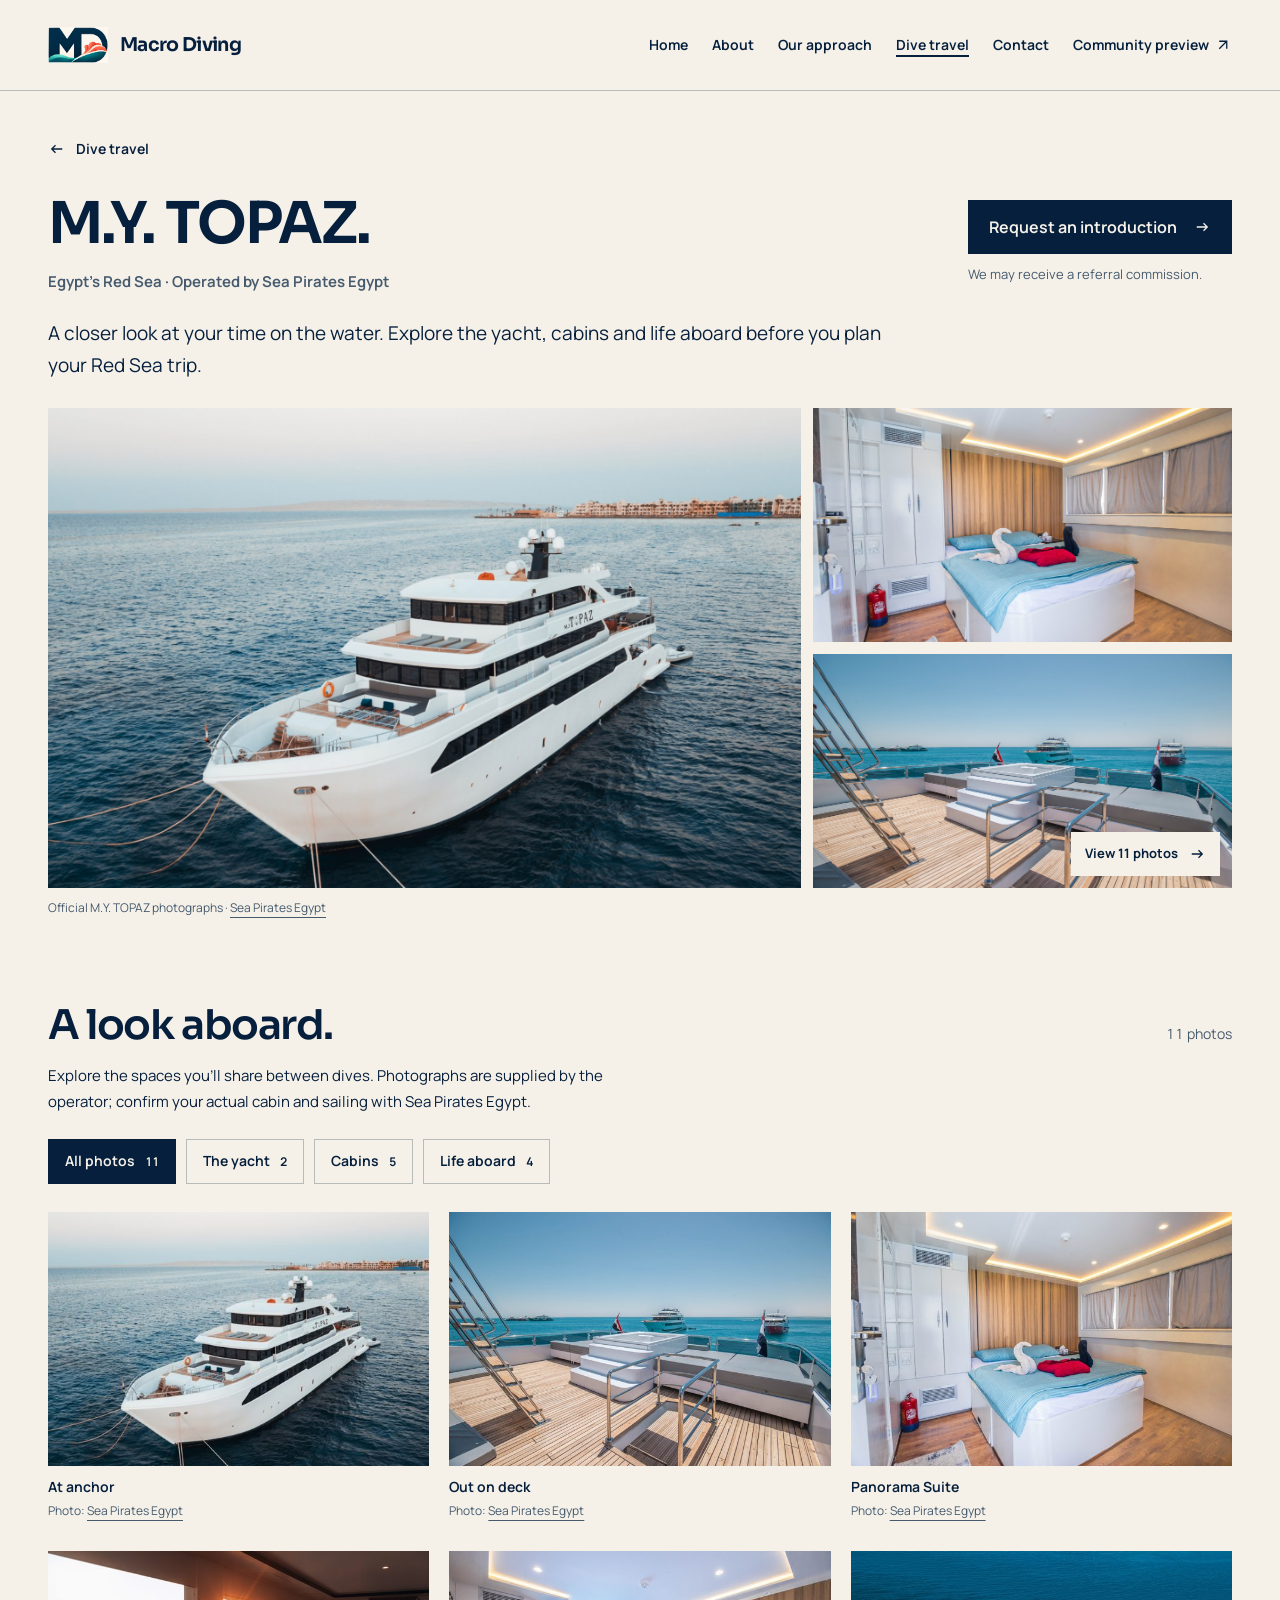
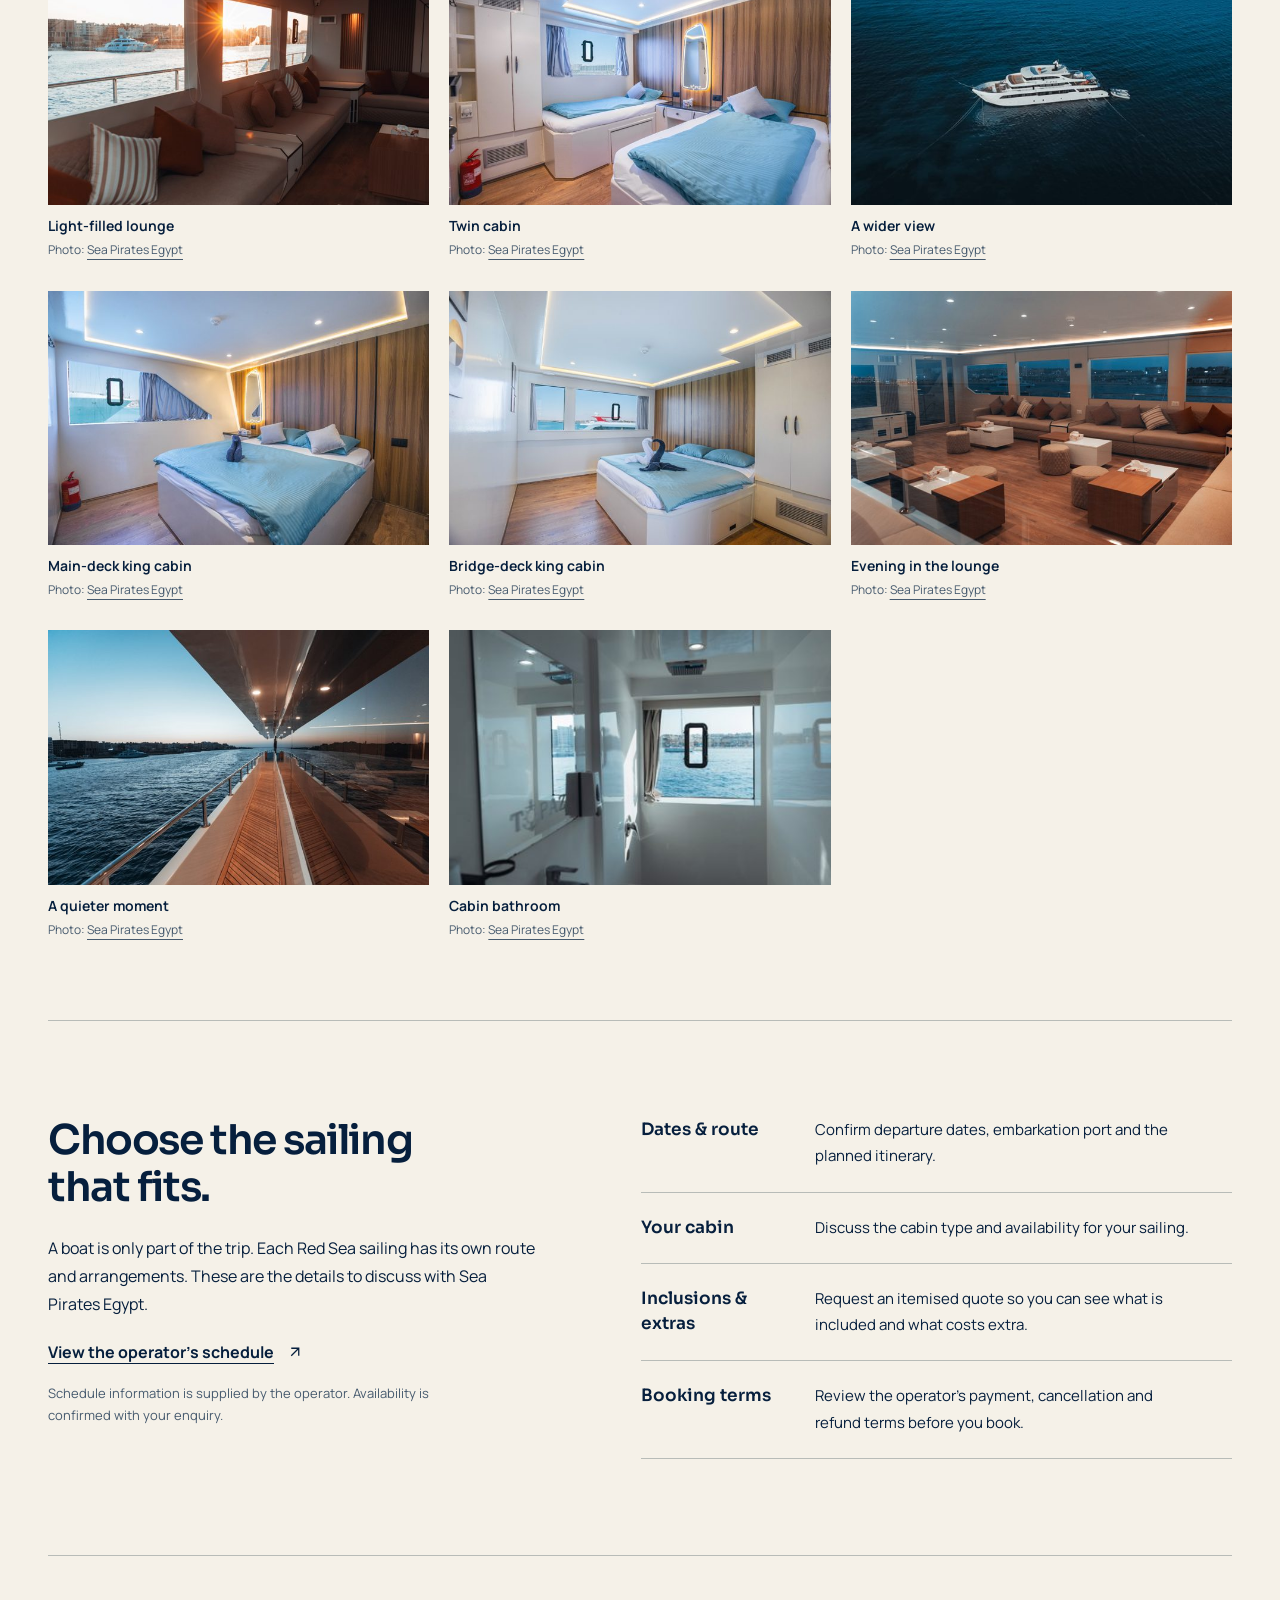
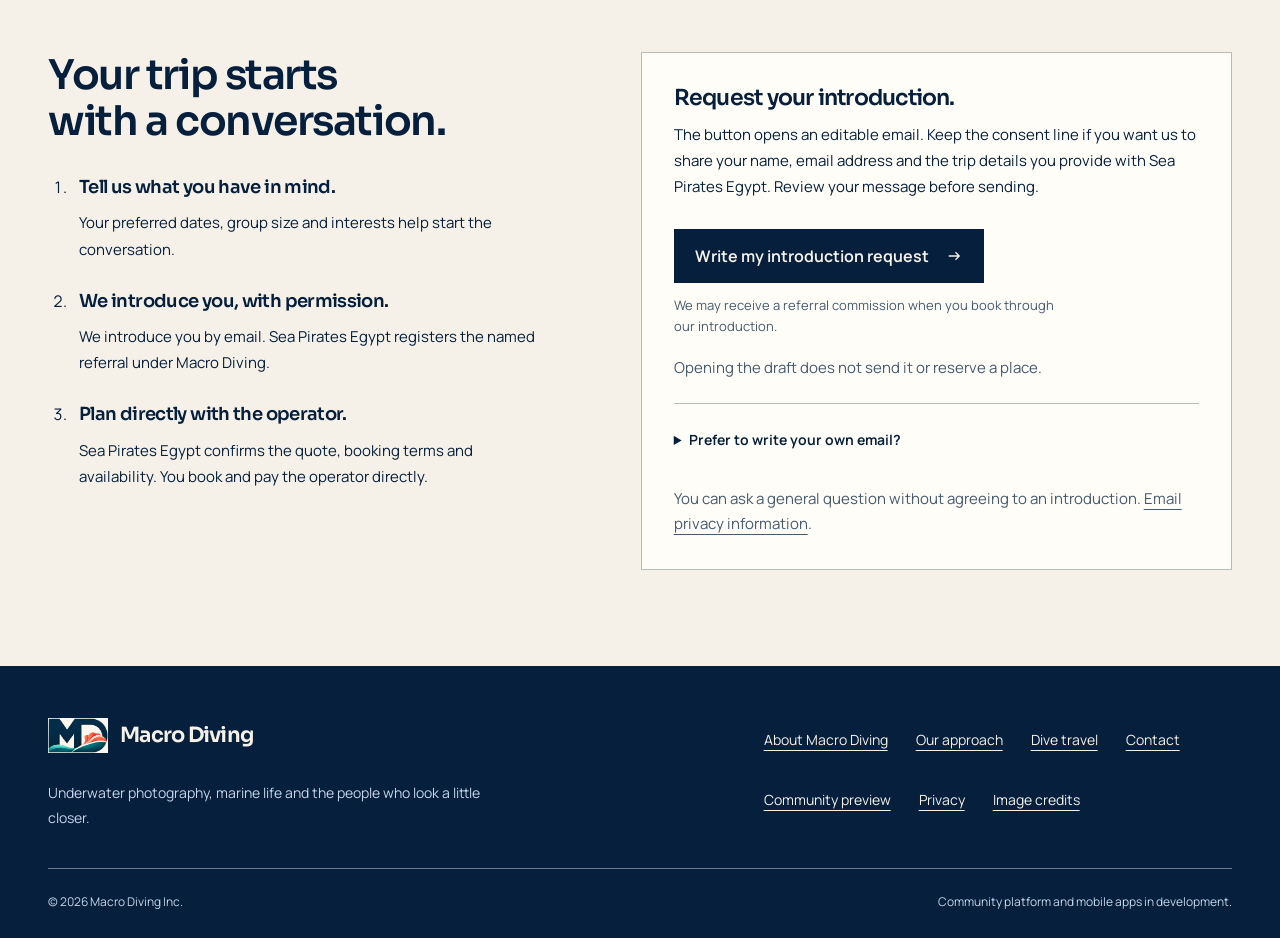
<file: my-topaz.html>
<!doctype html>
<html lang="en"><head><meta charset="utf-8"><meta name="viewport" content="width=device-width,initial-scale=1"><title>M.Y. TOPAZ — Photos, cabins &amp; Red Sea dive travel</title><meta name="description" content="Explore eleven official TOPAZ yacht and cabin photographs, sailing questions and a personal introduction to Sea Pirates Egypt."><meta name="theme-color" content="#061f3d"><meta name="referrer" content="strict-origin-when-cross-origin"><meta http-equiv="Content-Security-Policy" content="default-src 'none'; script-src 'self'; style-src 'self'; img-src 'self'; font-src 'self'; base-uri 'none'; form-action 'none'"><link rel="canonical" href="https://macrodiving.com/my-topaz.html"><link rel="icon" type="image/png" href="assets/macro-diving-oc392.png"><link rel="preload" href="assets/heading.woff2" as="font" type="font/woff2" crossorigin><link rel="preload" href="assets/body.woff2" as="font" type="font/woff2" crossorigin><link rel="stylesheet" href="styles.css?v=topaz-portfolio-20261120"><script defer src="site-nav.js"></script><script defer src="travel-gallery.js"></script></head><body class="travel-page"><a class="skip" href="#main">Skip to content</a><header class="site-header"><div class="wrap head-inner"><a class="brand" href="index.html" aria-label="Macro Diving home"><span class="emblem"><img src="assets/macro-diving-oc392.png" alt="" width="395" height="234"></span><span>Macro Diving</span></a><nav class="desktop-nav" aria-label="Main"><a href="index.html">Home</a><a href="about.html">About</a><a href="approach.html">Our approach</a><a href="dive-travel.html" aria-current="page">Dive travel</a><a href="contact.html">Contact</a><a class="community-preview" href="https://macro-diving-community-preview-k7m4.tweedyfolio.chatgpt.site/">Community preview <svg aria-hidden="true" viewBox="0 0 24 24"><path d="M7 17 17 7M7 7h10v10"/></svg></a></nav><details class="mobile-menu"><summary>Menu<svg aria-hidden="true" viewBox="0 0 24 24"><path d="M4 7h16M4 12h16M4 17h16"/></svg></summary><nav aria-label="Mobile main"><a href="index.html">Home</a><a href="about.html">About</a><a href="approach.html">Our approach</a><a href="dive-travel.html" aria-current="page">Dive travel</a><a href="contact.html">Contact</a><a class="community-preview" href="https://macro-diving-community-preview-k7m4.tweedyfolio.chatgpt.site/">Community preview <svg aria-hidden="true" viewBox="0 0 24 24"><path d="M7 17 17 7M7 7h10v10"/></svg></a></nav></details></div></header><main id="main" tabindex="-1">
<header class="wrap vessel-opening"><a class="back-link" href="dive-travel.html"><svg aria-hidden="true" viewBox="0 0 24 24"><path d="M19 12H5m5-5-5 5 5 5"/></svg> Dive travel</a><div class="vessel-title-row"><div><h1>M.Y. TOPAZ.</h1><p class="vessel-place">Egypt’s Red Sea · Operated by Sea Pirates Egypt</p></div><div class="vessel-title-actions"><a class="button" href="#request-introduction">Request an introduction <svg aria-hidden="true" viewBox="0 0 24 24"><path d="M5 12h14m-5-5 5 5-5 5"/></svg></a><p class="referral-note">We may receive a referral commission.</p></div></div><p class="lede">A closer look at your time on the water. Explore the yacht, cabins and life aboard before you plan your Red Sea trip.</p></header>
<div class="wrap vessel-mosaic"><div class="mosaic-main"><a href="assets/topaz/portfolio/bow-large.jpg" data-open-photo="bow" data-photo-scope="all" aria-label="Enlarge: At anchor" ><img src="assets/topaz/portfolio/bow-large.jpg" alt="M.Y. TOPAZ seen from the bow at anchor, with the vessel name visible." width="1920" height="1078" loading="eager" fetchpriority="high" decoding="async"></a></div><div><a href="assets/topaz/portfolio/panorama-large.jpg" data-open-photo="panorama" data-photo-scope="all" aria-label="Enlarge: Panorama Suite" ><img src="assets/topaz/portfolio/panorama-large.jpg" alt="A double bed and windows in the supplied TOPAZ Panorama Suite photograph." width="1920" height="1280" loading="lazy" decoding="async"></a></div><div><a href="assets/topaz/portfolio/sun-deck-large.jpg" data-open-photo="sun-deck" data-photo-scope="all" aria-label="Enlarge: Out on deck" ><img src="assets/topaz/portfolio/sun-deck-large.jpg" alt="Sunlit seating and wooden decking aboard TOPAZ, looking out across the water." width="1920" height="1280" loading="lazy" decoding="async"></a><a class="all-photos-link" href="#photo-portfolio">View 11 photos <svg aria-hidden="true" viewBox="0 0 24 24"><path d="M5 12h14m-5-5 5 5-5 5"/></svg></a></div></div>
<p class="wrap mosaic-credit image-credit">Official M.Y. TOPAZ photographs · <a href="https://seapiratesegypt.com/liveaboard-schedule/" rel="sponsored noopener noreferrer">Sea Pirates Egypt</a></p>
<section class="wrap section portfolio-section" id="photo-portfolio" aria-labelledby="portfolio-title"><div class="portfolio-heading"><div><h2 id="portfolio-title">A look aboard.</h2><p>Explore the spaces you’ll share between dives. Photographs are supplied by the operator; confirm your actual cabin and sailing with Sea Pirates Egypt.</p></div><p class="photo-count" data-photo-count aria-live="polite">11 photos</p></div><div class="photo-filters" data-photo-filters role="group" aria-label="Filter TOPAZ photographs" hidden><button type="button" data-category="all" aria-pressed="true">All photos <span>11</span></button><button type="button" data-category="The yacht" aria-pressed="false">The yacht <span>2</span></button><button type="button" data-category="Cabins" aria-pressed="false">Cabins <span>5</span></button><button type="button" data-category="Life aboard" aria-pressed="false">Life aboard <span>4</span></button></div><div class="photo-portfolio" data-photo-gallery><figure data-gallery-item data-photo-id="bow" data-category="The yacht"><a class="portfolio-photo" href="assets/topaz/portfolio/bow-large.jpg" data-open-photo="bow" aria-label="Enlarge: At anchor"><img src="assets/topaz/portfolio/bow-thumb.jpg" alt="M.Y. TOPAZ seen from the bow at anchor, with the vessel name visible." width="640" height="359" loading="lazy" decoding="async"><span class="enlarge-mark" aria-hidden="true"><svg aria-hidden="true" viewBox="0 0 24 24"><path d="M7 17 17 7M7 7h10v10"/></svg></span></a><figcaption><span data-photo-title>At anchor</span><span class="image-credit">Photo: <a href="https://seapiratesegypt.com/liveaboard-schedule/" rel="sponsored noopener noreferrer">Sea Pirates Egypt</a></span></figcaption></figure><figure data-gallery-item data-photo-id="sun-deck" data-category="Life aboard"><a class="portfolio-photo" href="assets/topaz/portfolio/sun-deck-large.jpg" data-open-photo="sun-deck" aria-label="Enlarge: Out on deck"><img src="assets/topaz/portfolio/sun-deck-thumb.jpg" alt="Sunlit seating and wooden decking aboard TOPAZ, looking out across the water." width="640" height="427" loading="lazy" decoding="async"><span class="enlarge-mark" aria-hidden="true"><svg aria-hidden="true" viewBox="0 0 24 24"><path d="M7 17 17 7M7 7h10v10"/></svg></span></a><figcaption><span data-photo-title>Out on deck</span><span class="image-credit">Photo: <a href="https://seapiratesegypt.com/liveaboard-schedule/" rel="sponsored noopener noreferrer">Sea Pirates Egypt</a></span></figcaption></figure><figure data-gallery-item data-photo-id="panorama" data-category="Cabins"><a class="portfolio-photo" href="assets/topaz/portfolio/panorama-large.jpg" data-open-photo="panorama" aria-label="Enlarge: Panorama Suite"><img src="assets/topaz/portfolio/panorama-thumb.jpg" alt="A double bed and windows in the supplied TOPAZ Panorama Suite photograph." width="640" height="427" loading="lazy" decoding="async"><span class="enlarge-mark" aria-hidden="true"><svg aria-hidden="true" viewBox="0 0 24 24"><path d="M7 17 17 7M7 7h10v10"/></svg></span></a><figcaption><span data-photo-title>Panorama Suite</span><span class="image-credit">Photo: <a href="https://seapiratesegypt.com/liveaboard-schedule/" rel="sponsored noopener noreferrer">Sea Pirates Egypt</a></span></figcaption></figure><figure data-gallery-item data-photo-id="lounge-day" data-category="Life aboard"><a class="portfolio-photo" href="assets/topaz/portfolio/lounge-day-large.jpg" data-open-photo="lounge-day" aria-label="Enlarge: Light-filled lounge"><img src="assets/topaz/portfolio/lounge-day-thumb.jpg" alt="Daylight enters the TOPAZ lounge through its large windows." width="640" height="427" loading="lazy" decoding="async"><span class="enlarge-mark" aria-hidden="true"><svg aria-hidden="true" viewBox="0 0 24 24"><path d="M7 17 17 7M7 7h10v10"/></svg></span></a><figcaption><span data-photo-title>Light-filled lounge</span><span class="image-credit">Photo: <a href="https://seapiratesegypt.com/liveaboard-schedule/" rel="sponsored noopener noreferrer">Sea Pirates Egypt</a></span></figcaption></figure><figure data-gallery-item data-photo-id="twin-main" data-category="Cabins"><a class="portfolio-photo" href="assets/topaz/portfolio/twin-main-large.jpg" data-open-photo="twin-main" aria-label="Enlarge: Twin cabin"><img src="assets/topaz/portfolio/twin-main-thumb.jpg" alt="Two beds in a supplied TOPAZ twin-cabin photograph." width="640" height="427" loading="lazy" decoding="async"><span class="enlarge-mark" aria-hidden="true"><svg aria-hidden="true" viewBox="0 0 24 24"><path d="M7 17 17 7M7 7h10v10"/></svg></span></a><figcaption><span data-photo-title>Twin cabin</span><span class="image-credit">Photo: <a href="https://seapiratesegypt.com/liveaboard-schedule/" rel="sponsored noopener noreferrer">Sea Pirates Egypt</a></span></figcaption></figure><figure data-gallery-item data-photo-id="anchor" data-category="The yacht"><a class="portfolio-photo" href="assets/topaz/portfolio/anchor-large.jpg" data-open-photo="anchor" aria-label="Enlarge: A wider view"><img src="assets/topaz/portfolio/anchor-thumb.jpg" alt="Aerial side view of M.Y. TOPAZ at anchor." width="640" height="360" loading="lazy" decoding="async"><span class="enlarge-mark" aria-hidden="true"><svg aria-hidden="true" viewBox="0 0 24 24"><path d="M7 17 17 7M7 7h10v10"/></svg></span></a><figcaption><span data-photo-title>A wider view</span><span class="image-credit">Photo: <a href="https://seapiratesegypt.com/liveaboard-schedule/" rel="sponsored noopener noreferrer">Sea Pirates Egypt</a></span></figcaption></figure><figure data-gallery-item data-photo-id="main-king" data-category="Cabins"><a class="portfolio-photo" href="assets/topaz/portfolio/main-king-large.jpg" data-open-photo="main-king" aria-label="Enlarge: Main-deck king cabin"><img src="assets/topaz/portfolio/main-king-thumb.jpg" alt="A double bed and storage in a supplied TOPAZ main-deck king-cabin photograph." width="640" height="427" loading="lazy" decoding="async"><span class="enlarge-mark" aria-hidden="true"><svg aria-hidden="true" viewBox="0 0 24 24"><path d="M7 17 17 7M7 7h10v10"/></svg></span></a><figcaption><span data-photo-title>Main-deck king cabin</span><span class="image-credit">Photo: <a href="https://seapiratesegypt.com/liveaboard-schedule/" rel="sponsored noopener noreferrer">Sea Pirates Egypt</a></span></figcaption></figure><figure data-gallery-item data-photo-id="bridge-king" data-category="Cabins"><a class="portfolio-photo" href="assets/topaz/portfolio/bridge-king-large.jpg" data-open-photo="bridge-king" aria-label="Enlarge: Bridge-deck king cabin"><img src="assets/topaz/portfolio/bridge-king-thumb.jpg" alt="A double bed beside a window in a supplied TOPAZ bridge-deck king-cabin photograph." width="640" height="427" loading="lazy" decoding="async"><span class="enlarge-mark" aria-hidden="true"><svg aria-hidden="true" viewBox="0 0 24 24"><path d="M7 17 17 7M7 7h10v10"/></svg></span></a><figcaption><span data-photo-title>Bridge-deck king cabin</span><span class="image-credit">Photo: <a href="https://seapiratesegypt.com/liveaboard-schedule/" rel="sponsored noopener noreferrer">Sea Pirates Egypt</a></span></figcaption></figure><figure data-gallery-item data-photo-id="lounge-evening" data-category="Life aboard"><a class="portfolio-photo" href="assets/topaz/portfolio/lounge-evening-large.jpg" data-open-photo="lounge-evening" aria-label="Enlarge: Evening in the lounge"><img src="assets/topaz/portfolio/lounge-evening-thumb.jpg" alt="The TOPAZ lounge photographed at dusk with seating around low tables." width="640" height="427" loading="lazy" decoding="async"><span class="enlarge-mark" aria-hidden="true"><svg aria-hidden="true" viewBox="0 0 24 24"><path d="M7 17 17 7M7 7h10v10"/></svg></span></a><figcaption><span data-photo-title>Evening in the lounge</span><span class="image-credit">Photo: <a href="https://seapiratesegypt.com/liveaboard-schedule/" rel="sponsored noopener noreferrer">Sea Pirates Egypt</a></span></figcaption></figure><figure data-gallery-item data-photo-id="deck-evening" data-category="Life aboard"><a class="portfolio-photo" href="assets/topaz/portfolio/deck-evening-large.jpg" data-open-photo="deck-evening" aria-label="Enlarge: A quieter moment"><img src="assets/topaz/portfolio/deck-evening-thumb.jpg" alt="An exterior walkway aboard TOPAZ overlooking the water at dusk." width="640" height="427" loading="lazy" decoding="async"><span class="enlarge-mark" aria-hidden="true"><svg aria-hidden="true" viewBox="0 0 24 24"><path d="M7 17 17 7M7 7h10v10"/></svg></span></a><figcaption><span data-photo-title>A quieter moment</span><span class="image-credit">Photo: <a href="https://seapiratesegypt.com/liveaboard-schedule/" rel="sponsored noopener noreferrer">Sea Pirates Egypt</a></span></figcaption></figure><figure data-gallery-item data-photo-id="cabin-bathroom" data-category="Cabins"><a class="portfolio-photo" href="assets/topaz/portfolio/cabin-bathroom-large.jpg" data-open-photo="cabin-bathroom" aria-label="Enlarge: Cabin bathroom"><img src="assets/topaz/portfolio/cabin-bathroom-thumb.jpg" alt="A washbasin, mirror and shower in a supplied TOPAZ cabin-bathroom photograph." width="427" height="640" loading="lazy" decoding="async"><span class="enlarge-mark" aria-hidden="true"><svg aria-hidden="true" viewBox="0 0 24 24"><path d="M7 17 17 7M7 7h10v10"/></svg></span></a><figcaption><span data-photo-title>Cabin bathroom</span><span class="image-credit">Photo: <a href="https://seapiratesegypt.com/liveaboard-schedule/" rel="sponsored noopener noreferrer">Sea Pirates Egypt</a></span></figcaption></figure></div></section>
<section class="wrap section sailing-section" id="sailing-details" aria-labelledby="sailing-title"><div><h2 id="sailing-title">Choose the sailing<br>that fits.</h2><p>A boat is only part of the trip. Each Red Sea sailing has its own route and arrangements. These are the details to discuss with Sea Pirates Egypt.</p><a class="text-link" href="https://seapiratesegypt.com/liveaboard-schedule/" rel="sponsored noopener noreferrer">View the operator’s schedule <svg aria-hidden="true" viewBox="0 0 24 24"><path d="M7 17 17 7M7 7h10v10"/></svg></a><p class="small schedule-note">Schedule information is supplied by the operator. Availability is confirmed with your enquiry.</p></div><dl class="sailing-list"><div><dt>Dates &amp; route</dt><dd>Confirm departure dates, embarkation port and the planned itinerary.</dd></div><div><dt>Your cabin</dt><dd>Discuss the cabin type and availability for your sailing.</dd></div><div><dt>Inclusions &amp; extras</dt><dd>Request an itemised quote so you can see what is included and what costs extra.</dd></div><div><dt>Booking terms</dt><dd>Review the operator’s payment, cancellation and refund terms before you book.</dd></div></dl></section>
<section class="wrap section introduction-section" id="request-introduction" aria-labelledby="request-title"><div><h2 id="request-title">Your trip starts<br>with a conversation.</h2><ol class="introduction-steps"><li><h3>Tell us what you have in mind.</h3><p>Your preferred dates, group size and interests help start the conversation.</p></li><li><h3>We introduce you, with permission.</h3><p>We introduce you by email. Sea Pirates Egypt registers the named referral under Macro Diving.</p></li><li><h3>Plan directly with the operator.</h3><p>Sea Pirates Egypt confirms the quote, booking terms and availability. You book and pay the operator directly.</p></li></ol></div><div class="introduction-panel"><h3>Request your introduction.</h3><p>The button opens an editable email. Keep the consent line if you want us to share your name, email address and the trip details you provide with Sea Pirates Egypt. Review your message before sending.</p><a class="button" id="topaz-request" href="mailto:hello@macrodiving.com?subject=M.Y.+TOPAZ+%E2%80%94+introduction+request&amp;body=Hello+Macro+Diving%2C%0D%0A%0D%0APlease+introduce+me+to+Sea+Pirates+Egypt+about+M.Y.+TOPAZ.%0D%0A%0D%0AI+consent+to+Macro+Diving+sharing+my+name%2C+email+address+and+trip+details+in+this+enquiry+with+Sea+Pirates+Egypt+for+an+M.Y.+TOPAZ+introduction.%0D%0A%0D%0APreferred+dates+or+month%3A+%0D%0ANumber+of+guests%3A+%0D%0ATrip+interests+and+questions%3A+%0D%0A%0D%0AThank+you%2C%0D%0A">Write my introduction request <svg aria-hidden="true" viewBox="0 0 24 24"><path d="M5 12h14m-5-5 5 5-5 5"/></svg></a><p class="referral-note">We may receive a referral commission when you book through our introduction.</p><p class="small">Opening the draft does not send it or reserve a place.</p><details class="email-fallback"><summary>Prefer to write your own email?</summary><p>Write to <a href="mailto:hello@macrodiving.com">hello@macrodiving.com</a>, name M.Y. TOPAZ and include this line if you want an introduction:</p><p class="consent-line">I consent to Macro Diving sharing my name, email address and trip details in this enquiry with Sea Pirates Egypt for an M.Y. TOPAZ introduction.</p></details><p class="small privacy-note">You can ask a general question without agreeing to an introduction. <a href="privacy.html#email">Email privacy information</a>.</p></div></section>
<dialog class="photo-viewer" data-photo-dialog aria-label="TOPAZ photo viewer" aria-describedby="viewer-caption viewer-position"><div class="photo-viewer-shell"><button class="viewer-close" type="button" data-close aria-label="Close photograph"><svg aria-hidden="true" viewBox="0 0 24 24"><path d="m6 6 12 12M18 6 6 18"/></svg></button><div class="viewer-image"><img src="assets/topaz/portfolio/bow-large.jpg" alt="M.Y. TOPAZ seen from the bow at anchor, with the vessel name visible."></div><div class="viewer-footer"><div><p id="viewer-caption" data-viewer-caption></p><p class="viewer-credit">Photo: <a href="https://seapiratesegypt.com/liveaboard-schedule/" rel="sponsored noopener noreferrer">Sea Pirates Egypt</a></p></div><div class="viewer-controls"><button type="button" data-previous aria-label="Previous photograph"><svg aria-hidden="true" viewBox="0 0 24 24"><path d="M19 12H5m5-5-5 5 5 5"/></svg></button><p id="viewer-position" data-viewer-position aria-live="polite"></p><button type="button" data-next aria-label="Next photograph"><svg aria-hidden="true" viewBox="0 0 24 24"><path d="M5 12h14m-5-5 5 5-5 5"/></svg></button></div></div></div></dialog></main><footer class="site-footer"><div class="wrap"><div class="footer-top"><div><a class="brand" href="index.html" aria-label="Macro Diving home"><span class="emblem"><img src="assets/macro-diving-oc392.png" alt="" width="395" height="234"></span><span>Macro Diving</span></a><p>Underwater photography, marine life and the people who look a little closer.</p></div><nav class="footer-links" aria-label="Footer"><a href="about.html">About Macro Diving</a><a href="approach.html">Our approach</a><a href="dive-travel.html">Dive travel</a><a href="contact.html">Contact</a><a href="https://macro-diving-community-preview-k7m4.tweedyfolio.chatgpt.site/">Community preview</a><a href="privacy.html">Privacy</a><a href="image-credits.html">Image credits</a></nav></div><div class="footer-base"><span>© 2026 Macro Diving Inc.</span><span>Community platform and mobile apps in development.</span></div></div></footer></body></html>
</file>
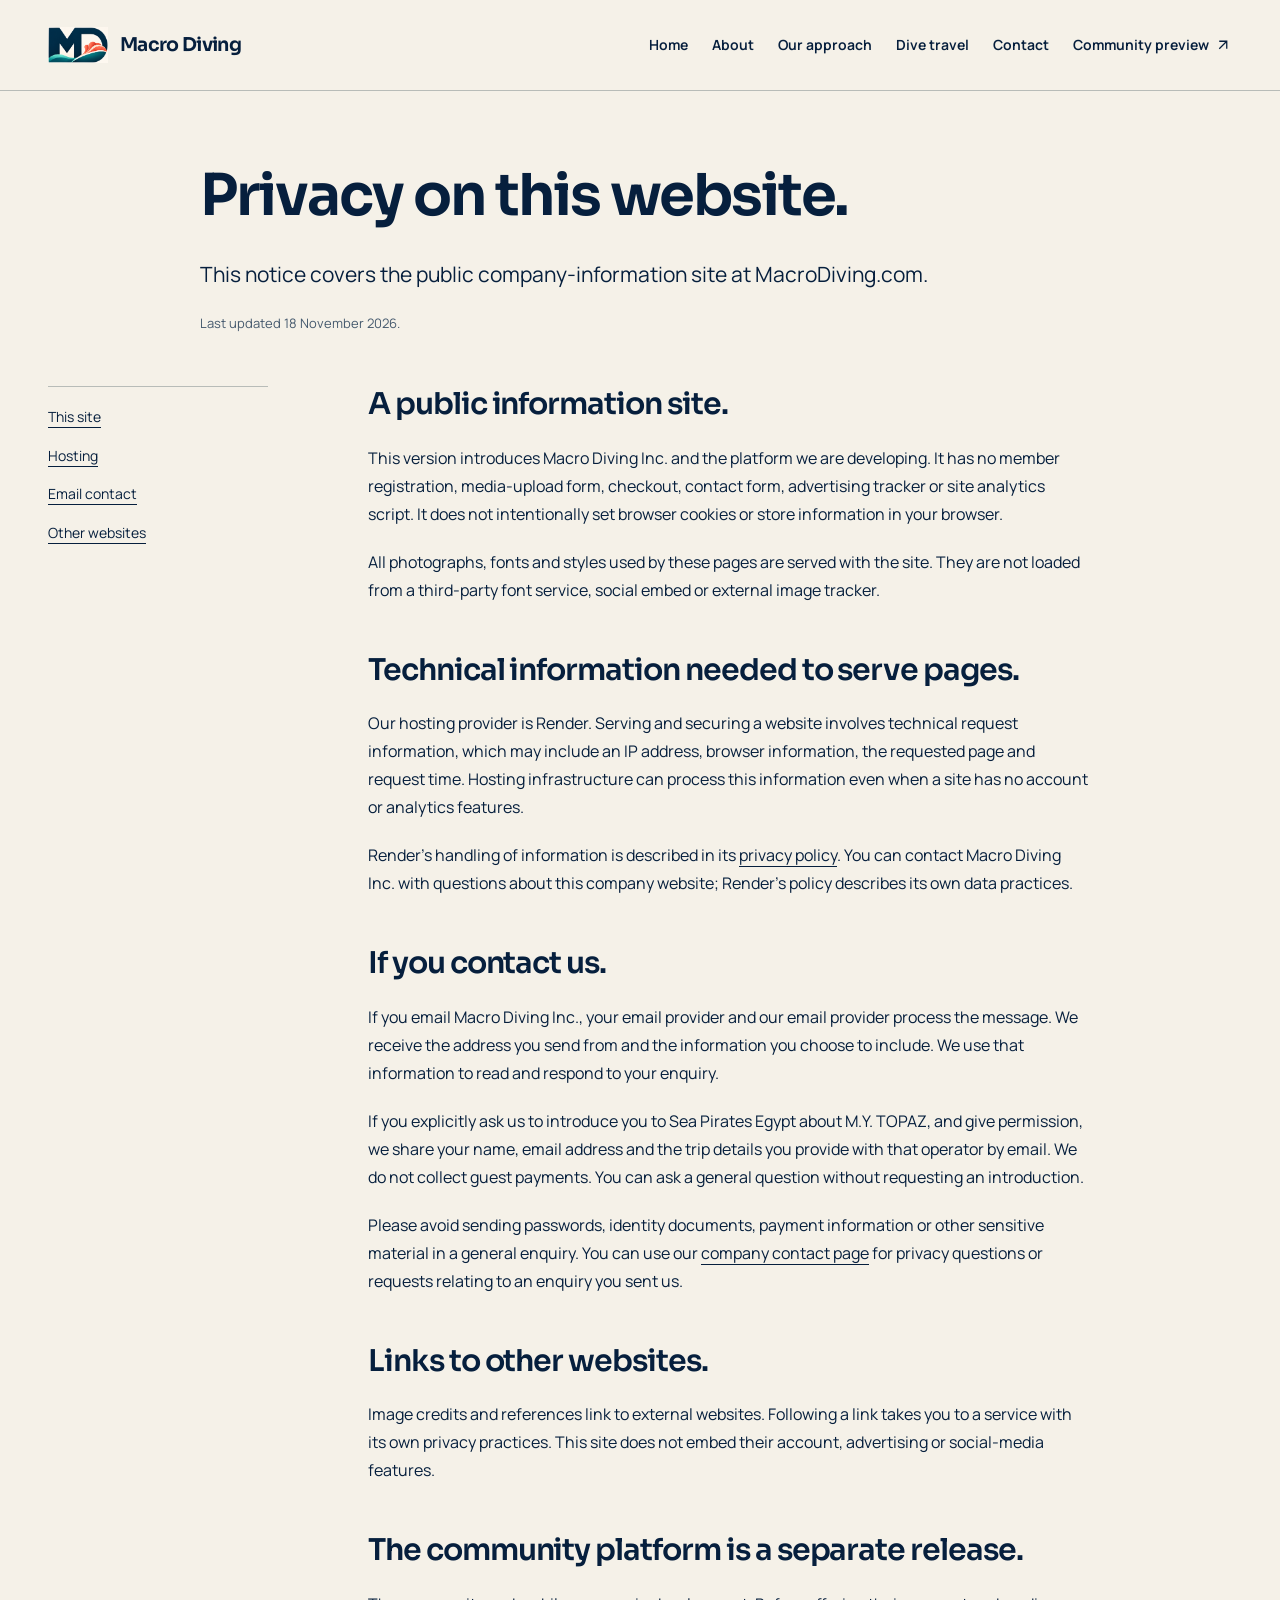
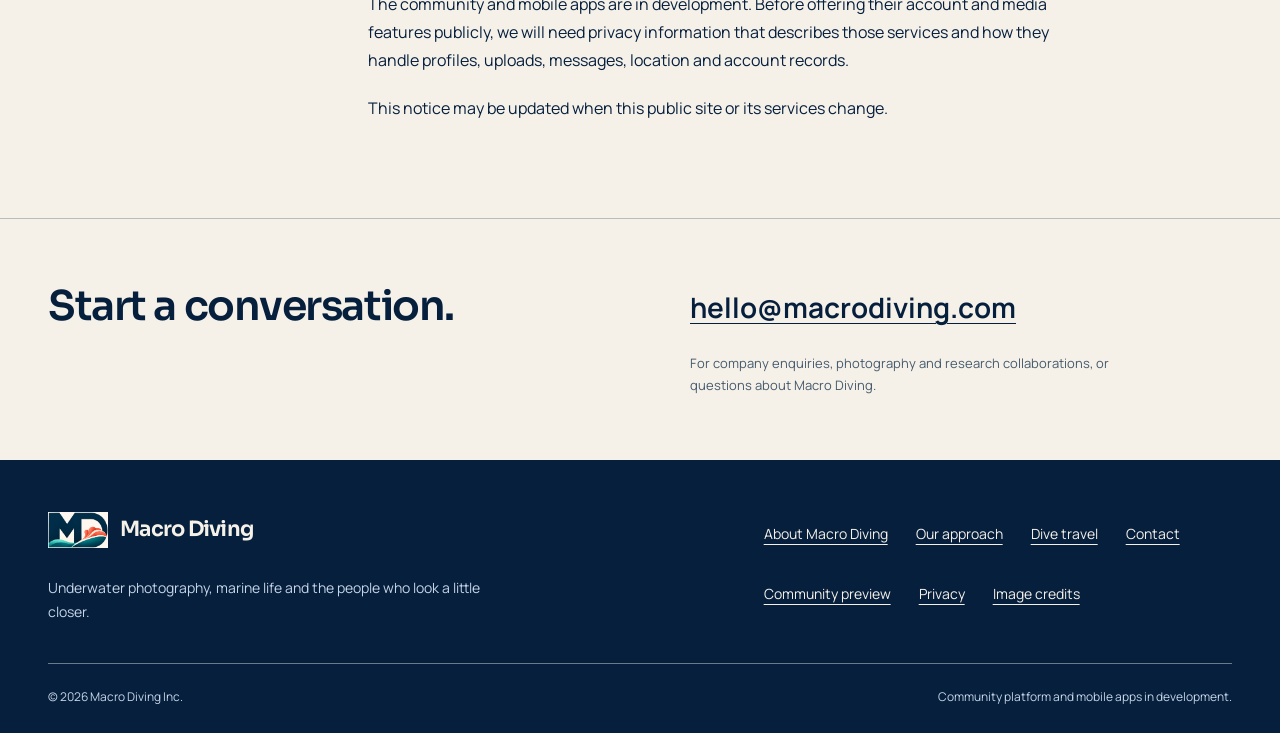
<file: privacy.html>
<!doctype html><html lang="en"><head><meta charset="utf-8"><meta name="viewport" content="width=device-width,initial-scale=1"><title>Privacy — Macro Diving Inc.</title><meta name="description" content="Privacy information for the public Macro Diving Inc. company website, including hosting, email enquiries and external links."><meta name="theme-color" content="#061f3d"><meta name="referrer" content="strict-origin-when-cross-origin"><meta http-equiv="Content-Security-Policy" content="default-src 'none'; script-src 'self'; style-src 'self'; img-src 'self'; font-src 'self'; base-uri 'none'; form-action 'none'"><link rel="canonical" href="https://macrodiving.com/privacy.html"><link rel="icon" type="image/png" href="assets/macro-diving-oc392.png"><link rel="preload" href="assets/heading.woff2" as="font" type="font/woff2" crossorigin><link rel="preload" href="assets/body.woff2" as="font" type="font/woff2" crossorigin><link rel="stylesheet" href="styles.css?v=topaz-portfolio-20261120"></head><body><a class="skip" href="#main">Skip to content</a><header class="site-header"><div class="wrap head-inner"><a class="brand" href="index.html" aria-label="Macro Diving home"><span class="emblem"><img src="assets/macro-diving-oc392.png" alt="" width="395" height="234"></span><span>Macro Diving</span></a><nav class="desktop-nav" aria-label="Main"><a href="index.html">Home</a><a href="about.html">About</a><a href="approach.html">Our approach</a><a href="dive-travel.html">Dive travel</a><a href="contact.html">Contact</a><a class="community-preview" href="https://macro-diving-community-preview-k7m4.tweedyfolio.chatgpt.site/">Community preview <svg aria-hidden="true" viewBox="0 0 24 24"><path d="M7 17 17 7M7 7h10v10"/></svg></a></nav><details class="mobile-menu"><summary>Menu<svg aria-hidden="true" viewBox="0 0 24 24"><path d="M4 7h16M4 12h16M4 17h16"/></svg></summary><nav aria-label="Mobile main"><a href="index.html">Home</a><a href="about.html">About</a><a href="approach.html">Our approach</a><a href="dive-travel.html">Dive travel</a><a href="contact.html">Contact</a><a class="community-preview" href="https://macro-diving-community-preview-k7m4.tweedyfolio.chatgpt.site/">Community preview <svg aria-hidden="true" viewBox="0 0 24 24"><path d="M7 17 17 7M7 7h10v10"/></svg></a></nav></details></div></header><main id="main" tabindex="-1"><header class="wrap page-title"><h1>Privacy on this website.</h1><p class="lede">This notice covers the public company-information site at MacroDiving.com.</p><p class="small">Last updated 18 November 2026.</p></header><div class="wrap reading-grid"><aside class="contents"><nav aria-label="On this page"><a href="#site">This site</a><a href="#hosting">Hosting</a><a href="#email">Email contact</a><a href="#links">Other websites</a></nav></aside><article class="prose"><h2 id="site">A public information site.</h2><p>This version introduces Macro Diving Inc. and the platform we are developing. It has no member registration, media-upload form, checkout, contact form, advertising tracker or site analytics script. It does not intentionally set browser cookies or store information in your browser.</p><p>All photographs, fonts and styles used by these pages are served with the site. They are not loaded from a third-party font service, social embed or external image tracker.</p><h2 id="hosting">Technical information needed to serve pages.</h2><p>Our hosting provider is Render. Serving and securing a website involves technical request information, which may include an IP address, browser information, the requested page and request time. Hosting infrastructure can process this information even when a site has no account or analytics features.</p><p>Render’s handling of information is described in its <a href="https://render.com/privacy">privacy policy</a>. You can contact Macro Diving Inc. with questions about this company website; Render’s policy describes its own data practices.</p><h2 id="email">If you contact us.</h2><p>If you email Macro Diving Inc., your email provider and our email provider process the message. We receive the address you send from and the information you choose to include. We use that information to read and respond to your enquiry.</p><p>If you explicitly ask us to introduce you to Sea Pirates Egypt about M.Y. TOPAZ, and give permission, we share your name, email address and the trip details you provide with that operator by email. We do not collect guest payments. You can ask a general question without requesting an introduction.</p><p>Please avoid sending passwords, identity documents, payment information or other sensitive material in a general enquiry. You can use our <a href="contact.html">company contact page</a> for privacy questions or requests relating to an enquiry you sent us.</p><h2 id="links">Links to other websites.</h2><p>Image credits and references link to external websites. Following a link takes you to a service with its own privacy practices. This site does not embed their account, advertising or social-media features.</p><h2>The community platform is a separate release.</h2><p>The community and mobile apps are in development. Before offering their account and media features publicly, we will need privacy information that describes those services and how they handle profiles, uploads, messages, location and account records.</p><p>This notice may be updated when this public site or its services change.</p></article></div></main><section class="contact-panel" id="contact" aria-labelledby="contact-title"><div class="wrap contact-inner"><h2 id="contact-title">Start a conversation.</h2><div><p><a class="email-link" href="mailto:hello@macrodiving.com">hello@macrodiving.com</a></p><p class="small">For company enquiries, photography and research collaborations, or questions about Macro Diving.</p></div></div></section><footer class="site-footer"><div class="wrap"><div class="footer-top"><div><a class="brand" href="index.html" aria-label="Macro Diving home"><span class="emblem"><img src="assets/macro-diving-oc392.png" alt="" width="395" height="234"></span><span>Macro Diving</span></a><p>Underwater photography, marine life and the people who look a little closer.</p></div><nav class="footer-links" aria-label="Footer"><a href="about.html">About Macro Diving</a><a href="approach.html">Our approach</a><a href="dive-travel.html">Dive travel</a><a href="contact.html">Contact</a><a href="https://macro-diving-community-preview-k7m4.tweedyfolio.chatgpt.site/">Community preview</a><a href="privacy.html">Privacy</a><a href="image-credits.html">Image credits</a></nav></div><div class="footer-base"><span>© 2026 Macro Diving Inc.</span><span>Community platform and mobile apps in development.</span></div></div></footer><script defer src="site-nav.js"></script></body></html>
</file>
<file: styles.css>
@font-face{font-family:Sora;src:url('assets/heading.woff2') format('woff2');font-style:normal;font-weight:100 800;font-display:swap}
@font-face{font-family:Manrope;src:url('assets/body.woff2') format('woff2');font-style:normal;font-weight:200 800;font-display:swap}
:root{color-scheme:light;--ink:#061f3d;--paper:#f5f1e8;--white:#fffdf8;--muted:#465a6e;--line:#b8bcb8;--accent:#ff695f;--soft:#e6e9e2;--dark-muted:#c6d5e8;--focus:#7a3fff;font-synthesis:none;scroll-behavior:smooth;scroll-padding-top:110px;scrollbar-color:#465a6e #f5f1e8}
*{box-sizing:border-box}body{margin:0;background:var(--paper);color:var(--ink);font:16px/1.75 Manrope,sans-serif}a{color:inherit;text-underline-offset:5px;text-decoration-thickness:1px}a:hover{text-decoration-thickness:2px}button,input,textarea{font:inherit}::selection{background:var(--accent);color:var(--ink)}:focus-visible{outline:3px solid var(--focus);outline-offset:6px}img{display:block;max-width:100%;height:auto}svg{width:18px;height:18px;fill:none;stroke:currentColor;stroke-width:1.7;flex-shrink:0}.wrap{width:min(1280px,calc(100% - 96px));margin-inline:auto}.skip{position:absolute;top:-80px;left:24px;z-index:5;background:var(--paper);padding:10px 18px}.skip:focus{top:12px}h1,h2,h3{font-family:Sora,sans-serif;font-weight:600;line-height:1.14;letter-spacing:-.035em;text-wrap:balance}h1{font-size:clamp(42px,4.5vw,68px);font-weight:650;margin:0 0 28px}h2{font-size:clamp(30px,3.2vw,46px);margin:0 0 24px}h3{font-size:22px;margin:0 0 12px}p{margin:0 0 20px}p:last-child{margin-bottom:0}.lede{font-size:clamp(18px,1.65vw,21px);line-height:1.7}.text-link{display:inline-flex;align-items:center;gap:12px;font-weight:700}.actions{display:flex;align-items:center;gap:24px;flex-wrap:wrap;margin-top:30px}.button{display:inline-flex;gap:16px;align-items:center;justify-content:center;min-height:48px;padding:12px 20px;text-decoration:none;background:var(--ink);color:var(--paper);font-weight:650;border:1px solid var(--ink)}.button:hover{background:#1e344e;text-decoration:none}.section{padding-block:96px}.section+.section{border-top:1px solid var(--line)}.measure{max-width:70ch}.small{font-size:13px;line-height:1.7;color:var(--muted)}.site-header{position:sticky;top:0;z-index:3;background:var(--paper);border-bottom:1px solid var(--line)}.head-inner{display:flex;align-items:center;justify-content:space-between;gap:30px;min-height:90px}.brand{display:inline-flex;align-items:center;gap:12px;text-decoration:none;line-height:1.1;white-space:nowrap;font-family:Sora,sans-serif;font-size:19px;font-weight:650;letter-spacing:-.035em}.emblem{display:block;width:60px;aspect-ratio:395/234;flex-shrink:0}.emblem img{display:block;width:100%;height:100%;object-fit:contain}.desktop-nav{display:flex;align-items:center;gap:30px}.desktop-nav a,.mobile-menu a{font-size:14px;font-weight:650;text-decoration:none;min-height:44px;display:inline-flex;align-items:center}.desktop-nav a[aria-current=page],.mobile-menu a[aria-current=page]{text-decoration:underline;text-decoration-thickness:2px}.mobile-menu{display:none}.hero{display:grid;grid-template-columns:.9fr 1.1fr;gap:56px;align-items:center;padding-block:64px 52px}.hero h1 span{display:block}.hero-copy{padding-block:18px}.hero-copy .lede{max-width:36ch}.hero figure{margin:0}.hero figure img{width:100%;aspect-ratio:4/3;object-fit:contain;background:#101d24}.image-credit{font-size:11px;line-height:1.7;margin-top:8px;color:var(--muted)}.image-credit a{display:inline}.status-note{display:flex;align-items:baseline;gap:28px;border-block:1px solid var(--line);padding-block:22px}.status-note strong{font-size:14px;white-space:nowrap}.status-note p{font-size:14px;line-height:1.7;max-width:76ch}.intro-split{display:grid;grid-template-columns:.85fr 1.15fr;gap:100px;align-items:center}.intro-split figure{max-width:440px;margin:0}.intro-split figure img{width:100%;aspect-ratio:1/1;object-fit:contain}.intro-copy{max-width:61ch}.platform{display:grid;grid-template-columns:1fr 1.5fr;gap:100px}.platform-intro{align-self:start;max-width:36ch}.platform-list{margin:0}.platform-list>div{display:grid;grid-template-columns:1fr 1.3fr;gap:30px;padding:26px 0;border-top:1px solid var(--line)}.platform-list>div:first-child{padding-top:0;border-top:0}.platform-list dt{font-family:Sora,sans-serif;font-weight:600;font-size:19px;letter-spacing:-.02em;line-height:1.4}.platform-list dd{margin:0;font-size:15px;line-height:1.8}.place-section{display:grid;grid-template-columns:1.3fr 1fr;gap:80px;align-items:center}.place-section figure{margin:0}.place-section figure img{width:100%;aspect-ratio:4/3;object-fit:contain}.place-copy{max-width:48ch}.principles{background:var(--ink);color:var(--paper);padding-block:80px}.principles .wrap{display:grid;grid-template-columns:1fr 1.25fr;gap:100px}.principles p{max-width:65ch;color:var(--dark-muted)}.principles a{color:var(--paper)}.principles h2{margin-bottom:0}.principles :focus-visible,.site-footer :focus-visible{outline-color:var(--accent)}.page-title{max-width:880px;padding-block:72px 52px}.page-title h1{max-width:16ch}.page-title .lede{max-width:62ch}.reading-grid{display:grid;grid-template-columns:220px minmax(0,760px);gap:100px;padding-bottom:96px}.contents{align-self:start;border-top:1px solid var(--line);padding-top:18px}.contents nav{display:grid;gap:14px}.contents a{font-size:14px}.prose{max-width:72ch;overflow-wrap:anywhere}.prose h2{font-size:30px;line-height:1.25;margin:48px 0 20px}.prose h2:first-child{margin-top:0}.prose h3{margin-top:30px}.prose ul{padding-left:24px}.prose li{margin:10px 0}.prose figure{margin:36px 0}.source-links{font-size:14px;border-top:1px solid var(--line);margin-top:42px;padding-top:22px}.credit-list{list-style:none;padding:0!important;margin:0}.credit-list li{margin:0;padding:30px 0;border-top:1px solid var(--line)}.credit-list li:first-child{padding-top:0;border:0}.credit-list img{width:180px;height:auto;margin:0 0 18px}.credit-list h2{font-size:25px;margin:0 0 18px}.contact-panel{border-top:1px solid var(--line);padding-block:64px}.contact-inner{display:grid;grid-template-columns:1fr 1fr;gap:100px}.contact-inner h2{max-width:15ch}.contact-inner p{max-width:58ch}.email-link{font-size:clamp(19px,2.3vw,28px);font-weight:650;overflow-wrap:anywhere}.pending{font-size:15px;color:var(--muted);max-width:48ch}.site-footer{background:var(--ink);color:var(--paper);padding:52px 0 26px}.footer-top{display:grid;grid-template-columns:1.4fr 1fr;gap:60px}.site-footer .brand{font-size:21px}.site-footer p{max-width:48ch;font-size:14px;color:var(--dark-muted);margin-top:20px}.footer-links{display:flex;align-content:start;flex-wrap:wrap;gap:16px 28px;font-size:14px}.footer-links a{min-height:44px;display:inline-flex;align-items:center}.footer-base{display:flex;justify-content:space-between;gap:20px;flex-wrap:wrap;border-top:1px solid #6c7b8a;margin-top:38px;padding-top:22px;font-size:12px;color:var(--dark-muted)}
@media(min-width:1600px){.hero{gap:80px}}
@media(max-width:1040px){.wrap{width:calc(100% - 64px)}.hero{gap:32px}.hero h1{font-size:clamp(40px,4.7vw,54px)}.desktop-nav{gap:22px}.intro-split,.platform,.place-section,.principles .wrap{gap:48px}.reading-grid{grid-template-columns:180px minmax(0,1fr);gap:48px}.platform-list>div{grid-template-columns:1fr;gap:10px}.contact-inner{gap:48px}.hero .actions{gap:18px}.hero .button{padding-inline:16px}.hero .text-link{font-size:14px}}
@media(max-width:760px){:root{scroll-padding-top:85px}.wrap{width:calc(100% - 40px)}.head-inner{min-height:76px;gap:12px}.brand{font-size:18px;gap:10px}.emblem{width:52px}.desktop-nav{display:none}.mobile-menu{display:block;position:relative}.mobile-menu summary{cursor:pointer;font-size:14px;font-weight:700;padding:10px 2px;min-height:44px;list-style:none;display:flex;align-items:center;gap:10px}.mobile-menu summary::-webkit-details-marker{display:none}.mobile-menu nav{position:absolute;right:0;top:calc(100% + 10px);width:230px;display:grid;gap:4px;background:var(--paper);border:1px solid var(--line);padding:14px 22px;box-shadow:0 12px 24px #061f3d1a}.hero{grid-template-columns:1fr;gap:32px;padding-block:42px 32px}.hero-copy{padding:0}.hero h1{font-size:clamp(36px,8.7vw,53px);margin-bottom:22px}.hero-copy .lede{max-width:40ch}.hero .actions{gap:22px;margin-top:26px}.hero .text-link{font-size:15px}.hero figure{max-width:680px}.status-note{align-items:start;flex-direction:column;gap:8px;padding-block:20px}.status-note strong{font-size:14px}.status-note p{font-size:13px}.section{padding-block:60px}.intro-split{grid-template-columns:1fr;gap:32px}.intro-split figure{max-width:480px}.intro-copy{max-width:70ch}.platform{grid-template-columns:1fr;gap:28px}.platform-intro{max-width:70ch}.platform-list>div{grid-template-columns:1fr;gap:12px;padding:22px 0}.platform-list dt{font-size:20px}.place-section{grid-template-columns:1fr;gap:28px}.place-copy{max-width:70ch}.principles{padding-block:56px}.principles .wrap{grid-template-columns:1fr;gap:28px}.page-title{padding-block:44px 36px}.page-title h1{font-size:clamp(34px,8.5vw,50px)}.reading-grid{grid-template-columns:1fr;gap:38px;padding-bottom:60px}.contents nav{display:flex;flex-wrap:wrap;gap:12px 24px}.contents a{min-height:40px;display:inline-flex;align-items:center}.prose h2{font-size:27px}.contact-panel{padding-block:46px}.contact-inner{grid-template-columns:1fr;gap:22px}.contact-inner h2{margin:0;max-width:21ch}.footer-top{grid-template-columns:1fr;gap:30px}.site-footer{padding-top:42px}.footer-links{gap:8px 24px}.footer-base{gap:10px;margin-top:26px}}
@media(prefers-reduced-motion:reduce){:root{scroll-behavior:auto}}

.site-footer .emblem{background:var(--paper);border-radius:3px}

/* TOPAZ: one licensed manual-introduction placement on the primary site. */
.topaz-hero,.topaz-teaser{display:grid;grid-template-columns:minmax(0,.85fr) minmax(0,1.15fr);gap:64px;align-items:center}
.topaz-hero{padding-block:64px}.topaz-hero h1{max-width:12ch}.topaz-hero figure,.topaz-teaser figure,.topaz-gallery figure{margin:0;min-width:0}
.topaz-hero figure img,.topaz-teaser figure img,.topaz-gallery img{width:100%;height:auto;object-fit:contain}
.topaz-teaser{grid-template-columns:minmax(0,1.15fr) minmax(0,.85fr)}
.topaz-disclosure{font-size:14px;line-height:1.7;border-top:1px solid var(--line);padding-top:20px;margin-block:24px}
.topaz-how,.topaz-request{display:grid;grid-template-columns:minmax(0,1fr) minmax(0,1.2fr);gap:100px}
.topaz-steps{margin:0;padding-left:24px}.topaz-steps li{padding:0 0 24px 8px}.topaz-steps li:last-child{padding-bottom:0}
.topaz-steps h3{font-size:20px}.topaz-section-heading{display:flex;align-items:baseline;justify-content:space-between;gap:40px;margin-bottom:30px}
.topaz-section-heading p{max-width:56ch}.topaz-gallery{display:grid;grid-template-columns:repeat(3,minmax(0,1fr));gap:24px}
.topaz-hero .image-credit,.topaz-teaser .image-credit,.topaz-gallery .image-credit{font-size:12px}
.topaz-request>div{min-width:0}.topaz-request .button{max-width:100%;text-align:center}.topaz-email-fallback{margin-top:24px;font-size:14px;overflow-wrap:anywhere}
.topaz-consent{margin:16px 0 20px;padding:18px;background:var(--soft);font-size:14px;overflow-wrap:anywhere}
@media(max-width:1040px){.topaz-hero,.topaz-teaser{gap:36px}.topaz-how,.topaz-request{gap:48px}}
@media(max-width:760px){.topaz-hero,.topaz-teaser,.topaz-how,.topaz-request{grid-template-columns:1fr;gap:30px}.topaz-hero{padding-block:40px}.topaz-hero figure{grid-row:1}.topaz-hero h1{font-size:clamp(34px,8.5vw,50px)}.topaz-gallery{grid-template-columns:1fr;gap:28px}.topaz-section-heading{display:block;margin-bottom:24px}.topaz-section-heading h2{margin-bottom:16px}}

/* TOPAZ selected-sailing information; existing desktop/mobile grid retained. */
.topaz-sailing-checklist{margin:0;padding-left:22px}.topaz-sailing-checklist li{padding-left:6px;margin-bottom:18px}.topaz-sailing-checklist li:last-child{margin-bottom:0}

/* Approved TOPAZ extension: incumbent navy, ivory, Sora and Manrope. */
[hidden]{display:none!important}
.viewer-open{overflow:hidden}
.desktop-nav{gap:24px}.community-preview{gap:5px;white-space:nowrap}
.mobile-menu summary{cursor:pointer;font-size:14px;font-weight:700;padding:10px 2px;min-height:44px;list-style:none;display:flex;align-items:center;gap:10px}
.mobile-menu summary::-webkit-details-marker{display:none}
.mobile-menu nav{position:absolute;right:0;top:calc(100% + 10px);width:min(260px,calc(100vw - 40px));display:grid;gap:4px;background:var(--paper);border:1px solid var(--line);padding:14px 22px;box-shadow:0 12px 24px #061f3d1a}
.travel-opening{padding-block:64px 44px}.travel-opening h1{margin-bottom:22px}.travel-opening .lede{max-width:54ch}
.vessel-browser>h2{font-size:22px;margin-bottom:24px}
.vessel-card{display:grid;grid-template-columns:minmax(0,1.25fr) minmax(0,1fr);background:var(--white);border:1px solid var(--line);overflow:hidden}
.vessel-card-image{display:block;min-height:420px;overflow:hidden}
.vessel-card-image img{width:100%;height:100%;object-fit:cover}
.vessel-card-copy{padding:38px 42px}.vessel-card-copy h3{font-size:38px;margin-bottom:10px}.vessel-card-copy>p:not(.referral-note):not(.image-credit){max-width:46ch}
.vessel-place{font-size:15px;font-weight:650;color:var(--muted);margin-bottom:24px}
.vessel-highlights{padding-left:20px;margin:24px 0}.vessel-highlights li{padding-left:4px;margin:7px 0;font-size:14px}
.referral-note{font-size:13px;line-height:1.65;color:var(--muted);margin:12px 0 18px;max-width:49ch}
.travel-introduction{display:grid;grid-template-columns:1.3fr 1fr;gap:100px;margin-top:72px;border-top:1px solid var(--line)}
.travel-introduction p{max-width:60ch}.travel-introduction>div:last-child{align-self:center}
.community-bridge{background:var(--ink);color:var(--paper);padding-block:64px;border-bottom:1px solid #6c7b8a}
.community-bridge>.wrap{display:flex;align-items:center;justify-content:space-between;gap:64px}
.community-bridge p{max-width:62ch;color:var(--dark-muted)}.community-bridge .small{margin-top:14px}
.light-button{background:var(--paper);color:var(--ink);border-color:var(--paper);flex-shrink:0}.light-button:hover{background:var(--white)}
.vessel-opening{padding-block:36px 26px}.back-link{display:inline-flex;align-items:center;gap:10px;font-size:14px;font-weight:650;min-height:44px;margin-bottom:20px;text-decoration:none}
.vessel-title-row{display:flex;align-items:center;justify-content:space-between;gap:38px}.vessel-title-row h1{margin-bottom:12px}.vessel-title-row .vessel-place{margin-bottom:0}
.vessel-title-actions{flex-shrink:0;max-width:340px}.vessel-title-actions .referral-note{margin:10px 0 0}
.vessel-opening>.lede{max-width:72ch;margin-top:22px;font-size:19px}
.vessel-mosaic{display:grid;grid-template-columns:minmax(0,1.8fr) minmax(0,1fr);grid-template-rows:1fr 1fr;gap:12px;height:480px}
.vessel-mosaic>div{min-width:0;min-height:0;position:relative;overflow:hidden;background:var(--soft)}
.vessel-mosaic .mosaic-main{grid-row:1/3}.vessel-mosaic a[data-open-photo]{display:block;height:100%}
.vessel-mosaic img{width:100%;height:100%;object-fit:cover}
.all-photos-link{display:inline-flex;gap:10px;align-items:center;justify-content:center;position:absolute;right:12px;bottom:12px;min-height:44px;padding:8px 14px;background:var(--paper);color:var(--ink);text-decoration:none;font-size:13px;font-weight:700}
.mosaic-credit{font-size:12px;margin-top:10px}
.portfolio-section{padding-block:64px 80px}.portfolio-heading{display:flex;justify-content:space-between;align-items:baseline;gap:36px;margin-bottom:24px}
.portfolio-heading h2{margin-bottom:14px}.portfolio-heading p{max-width:66ch;font-size:15px}
.portfolio-heading .photo-count{white-space:nowrap;font-size:14px;color:var(--muted);font-variant-numeric:tabular-nums}
.photo-filters{display:flex;gap:10px;flex-wrap:wrap;margin:0 0 28px}
.photo-filters button{display:inline-flex;align-items:center;gap:10px;min-height:44px;padding:9px 16px;background:transparent;color:var(--ink);border:1px solid var(--line);cursor:pointer;font-size:14px;font-weight:650}
.photo-filters button span{font-size:12px;font-variant-numeric:tabular-nums}
.photo-filters button[aria-pressed=true]{background:var(--ink);border-color:var(--ink);color:var(--paper)}
.photo-filters button:hover{border-color:var(--ink)}
.photo-portfolio{display:grid;grid-template-columns:repeat(3,minmax(0,1fr));gap:30px 20px}
.photo-portfolio figure{margin:0;min-width:0}
.portfolio-photo{display:block;position:relative;aspect-ratio:3/2;overflow:hidden;background:var(--soft)}
.portfolio-photo img{width:100%;height:100%;object-fit:cover;transition:transform .25s ease-out}
.portfolio-photo:hover img{transform:scale(1.025)}
.enlarge-mark{position:absolute;bottom:10px;right:10px;background:var(--paper);color:var(--ink);width:32px;height:32px;display:grid;place-items:center;opacity:0;transition:opacity .2s ease-out}
.portfolio-photo:hover .enlarge-mark,.portfolio-photo:focus-visible .enlarge-mark{opacity:1}
.photo-portfolio figcaption{display:grid;gap:4px;margin-top:10px;line-height:1.5}
.photo-portfolio [data-photo-title]{font-size:14px;font-weight:650}
.photo-portfolio .image-credit{display:block;font-size:12px;margin:0}
.sailing-section,.introduction-section{display:grid;grid-template-columns:minmax(0,1fr) minmax(0,1.2fr);gap:100px;border-top:1px solid var(--line)}
.sailing-section>div>p{max-width:54ch}.schedule-note{margin-top:16px;max-width:52ch}
.sailing-list{margin:0}.sailing-list>div{display:grid;grid-template-columns:150px 1fr;gap:24px;padding:22px 0;border-bottom:1px solid var(--line)}
.sailing-list>div:first-child{padding-top:0}.sailing-list dt{font-family:Sora,sans-serif;font-size:17px;font-weight:600;line-height:1.5}
.sailing-list dd{margin:0;font-size:15px;max-width:42ch}
.introduction-steps{margin:28px 0 0;padding-left:22px;max-width:56ch}.introduction-steps li{padding:0 0 24px 9px}.introduction-steps h3{font-size:18px;line-height:1.4;margin-bottom:10px}.introduction-steps p{font-size:15px}
.introduction-panel{padding:32px;background:var(--white);border:1px solid var(--line);align-self:start;min-width:0}.introduction-panel>p{font-size:15px}
.introduction-panel .button{margin-top:8px;max-width:100%;text-align:center}.introduction-panel .referral-note{font-size:13px}
.email-fallback{border-top:1px solid var(--line);padding-top:16px;margin-top:22px;font-size:14px}.email-fallback summary{min-height:44px;cursor:pointer;font-weight:650;padding-block:8px}.email-fallback p{margin-top:16px;overflow-wrap:anywhere}
.consent-line{padding:16px;background:var(--soft);font-size:13px}.privacy-note{margin-top:22px}
.photo-viewer{padding:0;border:0;background:#071b2c;color:var(--paper);width:min(1180px,calc(100% - 48px));max-width:none;max-height:calc(100dvh - 48px);overflow:auto}
.photo-viewer::backdrop{background:#041425eb}.photo-viewer-shell{position:relative}.photo-viewer{overscroll-behavior:contain}.viewer-image{display:grid;place-items:center;background:#03111f}
.viewer-image img{width:100%;height:min(70dvh,780px);object-fit:contain}
.viewer-close{position:absolute;right:12px;top:12px;z-index:1;background:var(--paper);color:var(--ink);border:0;width:44px;height:44px;display:grid;place-items:center;cursor:pointer}
.viewer-footer{display:flex;justify-content:space-between;align-items:center;gap:28px;padding:20px 26px}.viewer-footer p{margin:0}.viewer-credit{font-size:12px;color:var(--dark-muted)}
.viewer-controls{display:flex;gap:12px;align-items:center;flex-shrink:0}.viewer-controls button{display:grid;place-items:center;min-width:44px;height:44px;background:transparent;border:1px solid #6c7b8a;color:var(--paper);cursor:pointer}
.viewer-controls button:disabled{opacity:.4;cursor:default}.viewer-controls p{font-size:13px;min-width:94px;text-align:center;font-variant-numeric:tabular-nums}
.photo-viewer :focus-visible,.community-bridge :focus-visible{outline-color:var(--accent)}
@media(max-width:1040px){.vessel-card-copy{padding:30px}.travel-introduction,.sailing-section,.introduction-section{gap:48px}.vessel-title-row{gap:24px}.vessel-mosaic{height:420px}.sailing-list>div{grid-template-columns:120px 1fr;gap:18px}.community-bridge>.wrap{gap:36px}.vessel-title-row h1{font-size:54px}}
@media(max-width:980px){.desktop-nav{display:none}.mobile-menu{display:block;position:relative}.vessel-title-actions .button{font-size:14px;padding-inline:16px}.vessel-card-image{min-height:380px}}
@media(max-width:760px){.travel-opening{padding-block:36px 30px}.travel-opening h1{font-size:clamp(34px,8.5vw,50px)}.vessel-card{grid-template-columns:1fr}.vessel-card-image{min-height:0;aspect-ratio:16/10}.vessel-card-copy{padding:26px 24px}.vessel-card-copy h3{font-size:32px}.travel-introduction{grid-template-columns:1fr;gap:30px;margin-top:42px}.community-bridge{padding-block:44px}.community-bridge>.wrap{flex-direction:column;align-items:flex-start;gap:26px}.vessel-opening{padding-block:22px}.back-link{margin-bottom:14px}.vessel-title-row{display:block}.vessel-title-row h1{font-size:42px}.vessel-title-actions{margin-top:22px;max-width:none}.vessel-title-actions .button{font-size:15px}.vessel-opening>.lede{font-size:17px;margin-top:22px}.vessel-mosaic{grid-template-columns:1fr 1fr;grid-template-rows:220px 130px;height:auto;gap:8px}.vessel-mosaic .mosaic-main{grid-row:1;grid-column:1/3}.all-photos-link{font-size:12px;padding:6px 10px;gap:6px;right:8px;bottom:8px}.all-photos-link svg{width:15px}.mosaic-credit{font-size:12px}.portfolio-section{padding-block:42px 50px}.portfolio-heading{gap:14px;align-items:flex-start}.portfolio-heading p{font-size:14px}.portfolio-heading .photo-count{font-size:12px;margin-top:9px}.photo-filters{gap:8px;margin-bottom:22px}.photo-filters button{padding:8px 12px;font-size:13px;gap:8px}.photo-portfolio{grid-template-columns:repeat(2,minmax(0,1fr));gap:24px 12px}.photo-portfolio [data-photo-title]{font-size:13px}.photo-portfolio .image-credit{font-size:12px}.enlarge-mark{opacity:1;width:28px;height:28px;right:7px;bottom:7px}.enlarge-mark svg{width:16px;height:16px}.sailing-section,.introduction-section{grid-template-columns:1fr;gap:30px}.sailing-list>div{grid-template-columns:110px 1fr;gap:18px;padding:20px 0}.sailing-list dt{font-size:15px}.sailing-list dd{font-size:14px}.introduction-panel{padding:24px 20px}.introduction-panel .button{width:100%;font-size:14px;padding-inline:12px}.photo-viewer{width:100%;max-height:100dvh;height:100dvh;margin:0}.photo-viewer-shell{min-height:100%;display:flex;flex-direction:column}.viewer-image{flex:1}.viewer-image img{height:calc(100dvh - 190px);min-height:180px}.viewer-footer{flex-direction:column;align-items:stretch;gap:16px;padding:18px 20px}.viewer-controls{justify-content:space-between}.viewer-credit{margin-top:4px!important}}
@media(max-width:360px){.vessel-mosaic{grid-template-rows:180px 110px}.photo-filters button{padding-inline:10px;gap:6px}.photo-portfolio{gap:22px 10px}.sailing-list>div{grid-template-columns:1fr;gap:8px}.vessel-title-row h1{font-size:38px}.all-photos-link{font-size:12px;gap:4px;padding-inline:7px}}
@media(prefers-reduced-motion:reduce){.portfolio-photo img,.enlarge-mark{transition:none}.portfolio-photo:hover img{transform:none}}
</file>
<file: assets/fit-guide/guide.css>
.fit-lesson { padding-block: clamp(32px, 5vw, 78px); }
.fit-intro { display: grid; grid-template-columns: minmax(0, .95fr) minmax(0, 1.12fr); align-items: center; gap: clamp(26px, 5vw, 88px); }
.fit-kicker { margin: 0 0 14px; color: #285d60; font-weight: 700; }
.fit-intro h1 { margin: 0; max-width: 14ch; font-size: clamp(2.3rem, 5.4vw, 4.9rem); line-height: 1.04; }
.fit-intro .lede { max-width: 36ch; margin: 19px 0 0; }
.fit-guide figure { margin: 0; }
.fit-guide img { display: block; max-width: 100%; height: auto; }
.fit-cover img { width: 100%; border-radius: 5px; }
.fit-guide figcaption, .fit-source { margin: 7px 0 0; color: #4d5d66; font-size: .85rem; line-height: 1.5; }
.fit-jumps { display: flex; flex-wrap: wrap; gap: 0 26px; margin-block: clamp(25px, 4vw, 52px); border-block: 1px solid var(--line); }
.fit-jumps a { display: inline-flex; align-items: center; min-height: 44px; }
.fit-jumps a { color: #143e48; font-weight: 650; text-underline-offset: .22em; }
.fit-body { display: grid; grid-template-columns: minmax(240px, .68fr) minmax(0, 1.55fr); column-gap: clamp(32px, 6vw, 96px); }
.fit-guide h2 { margin: 0 0 14px; font-size: clamp(1.55rem, 2.45vw, 2.25rem); line-height: 1.18; scroll-margin-top: 6rem; }
.fit-overview { grid-column: 1; grid-row: 1; align-self: start; }
.fit-overview h2 { font-size: 1.25rem; }
.fit-figure img { width: 100%; }
.fit-section { grid-column: 1 / -1; min-width: 0; padding-block: 26px; border-top: 1px solid var(--line); }
.fit-overview + .fit-section { grid-column: 2; padding-top: 0; border-top: 0; }
.fit-section p, .fit-section dd { max-width: 65ch; margin: 0 0 14px; line-height: 1.6; }
.fit-reading { font-size: .95rem; }
.fit-reading summary { display: list-item; align-content: center; min-height: 44px; padding-block: 10px; color: #184c58; cursor: pointer; font-weight: 650; }
.fit-reading[open] > p { margin-block: 12px; }
.fit-section .source-links { margin-top: 22px; padding: 18px 22px; background: #eff4f3; border-left: 3px solid #3b7471; }
.fit-section .source-links h3 { margin: 0 0 10px; }
.fit-section .source-links p:last-child { margin-bottom: 0; }
.fit-pair { display: grid; grid-template-columns: 1fr 1fr; gap: 20px; margin: 18px 0 8px; }
.fit-pair div { border-left: 2px solid #86a8a1; padding-left: 14px; }
.fit-pair dt { margin: 0 0 5px; font-weight: 700; }
.fit-notes, .fit-with-photo { display: grid; grid-template-columns: minmax(0, 1.35fr) minmax(0, 1fr); align-items: start; gap: clamp(24px, 5vw, 72px); }
.fit-notes img { max-height: 350px; object-fit: contain; }
.fit-detail img { width: auto; max-height: 340px; margin-inline: auto; }
.fit-detail a { overflow-wrap: anywhere; }
.fit-detail figcaption { font-size: 1rem; }
.fit-detail small { display: block; margin-top: 5px; font-size: .8rem; }
.fit-source { border-top: 1px solid var(--line); padding-top: 22px; }
@media (max-width: 760px) {
  .fit-intro, .fit-body, .fit-notes, .fit-with-photo { display: block; }
  .fit-guide .fit-cover { margin-top: 20px; }
  .fit-guide .fit-detail { margin-top: 16px; }
  .fit-jumps { gap: 0 18px; margin-block: 22px; }
  .fit-overview { margin-bottom: 25px; }
  .fit-overview .fit-figure { max-width: 360px; }
  .fit-notes .fit-figure { max-width: 280px; margin: 16px auto 0; }
  .fit-section { padding-block: 23px; }
  .fit-intro h1 { max-width: 18ch; }
}
@media (max-width: 390px) { .fit-pair { grid-template-columns: 1fr; gap: 8px; } }
</file>
<file: assets/exposure-guide/guide.css>
.exposure-head { max-width: 55rem; margin: 0 0 clamp(2rem,5vw,4.5rem); }
.exposure-guide a { text-underline-offset: .18em; }
.exposure-head h1 { max-width: 22ch; font-size: clamp(2.15rem,5vw,4.25rem); line-height: 1.05; margin: 1rem 0; }
.exposure-head .lede { max-width: 54ch; }
.exposure-layout { display: grid; grid-template-columns: minmax(12rem,1fr) minmax(0,3fr); gap: clamp(1.5rem,5vw,5rem); align-items: start; }
.exposure-toc { border-top: 1px solid var(--line); padding-block: 1rem; }
.exposure-toc h2 { font-size: 1.15rem; }
.exposure-toc ul, .source-list { padding-left: 1.2rem; }
.exposure-toc li { margin: .5rem 0; }
.exposure-toc a { display: inline-block; padding-block: .25rem; }
.exposure-body { min-width: 0; max-width: 68ch; }
.exposure-body h2 { padding-top: 1.5rem; border-top: 1px solid var(--line); margin-top: 2rem; }
.exposure-body > section:first-child h2 { margin-top: 0; }
.exposure-body p { line-height: 1.65; margin: .7rem 0 1.15rem; }
.exposure-body figure { background: #f2f7f6; padding: clamp(.8rem,2.5vw,1.5rem); margin: 1.5rem 0; border-radius: 5px; }
.exposure-body figure img { display: block; max-width: 100%; max-height: 23rem; width: auto; height: auto; margin: auto; }
.exposure-body figure p { margin: .45rem 0; }
.exposure-body details summary { cursor: pointer; padding: .6rem 0; }
.exposure-body .gear-referral { padding: 1.3rem; margin: 1.5rem 0; background: #eff4f3; border-left: 3px solid #3b7471; }
.gear-referral h3, .gear-referral p { margin: 0 0 .7rem; }
.gear-referral a { display: inline-flex; align-items: center; min-height: 44px; font-weight: 700; }
.exposure-body .source-list { overflow-wrap: anywhere; }
@media (max-width: 760px) {
  .exposure-layout { display: block; }
  .exposure-toc { margin-bottom: 1.25rem; }
  .exposure-toc ul { margin-bottom: 0; }
}
</file>
